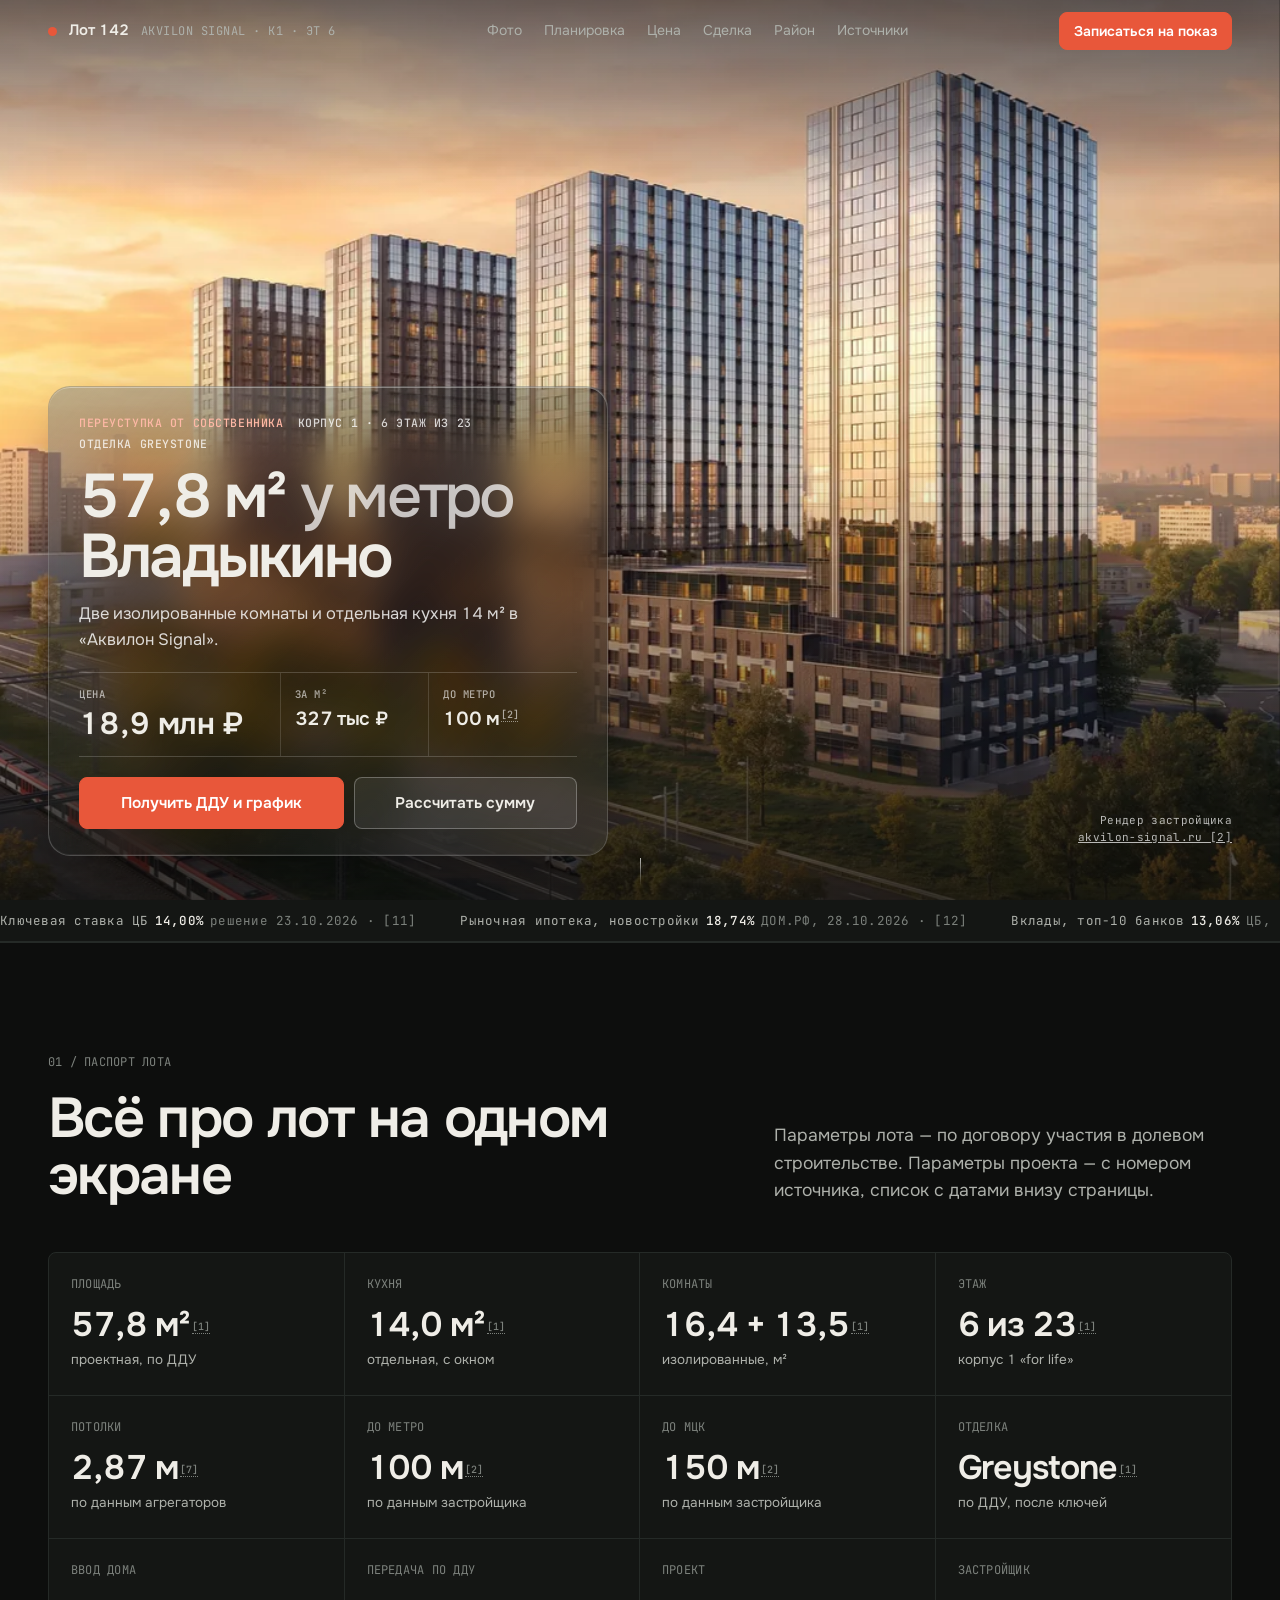
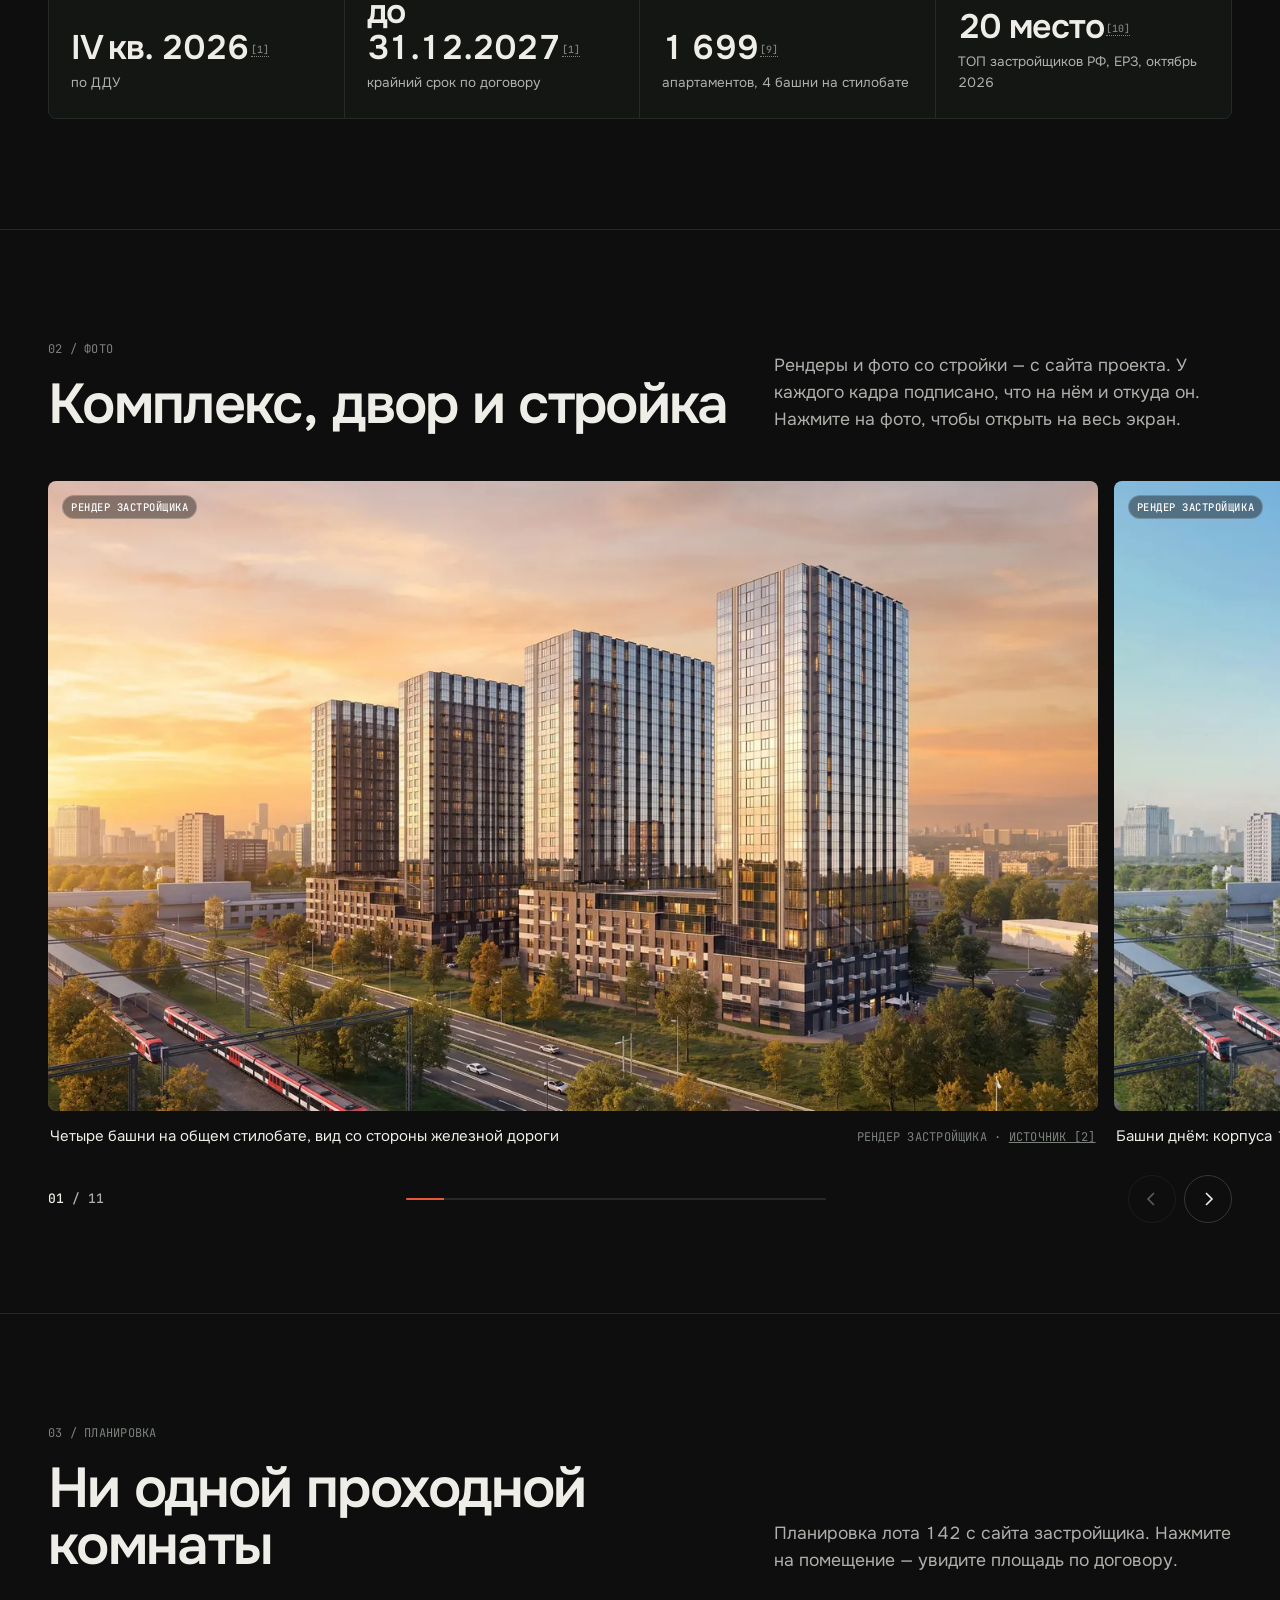
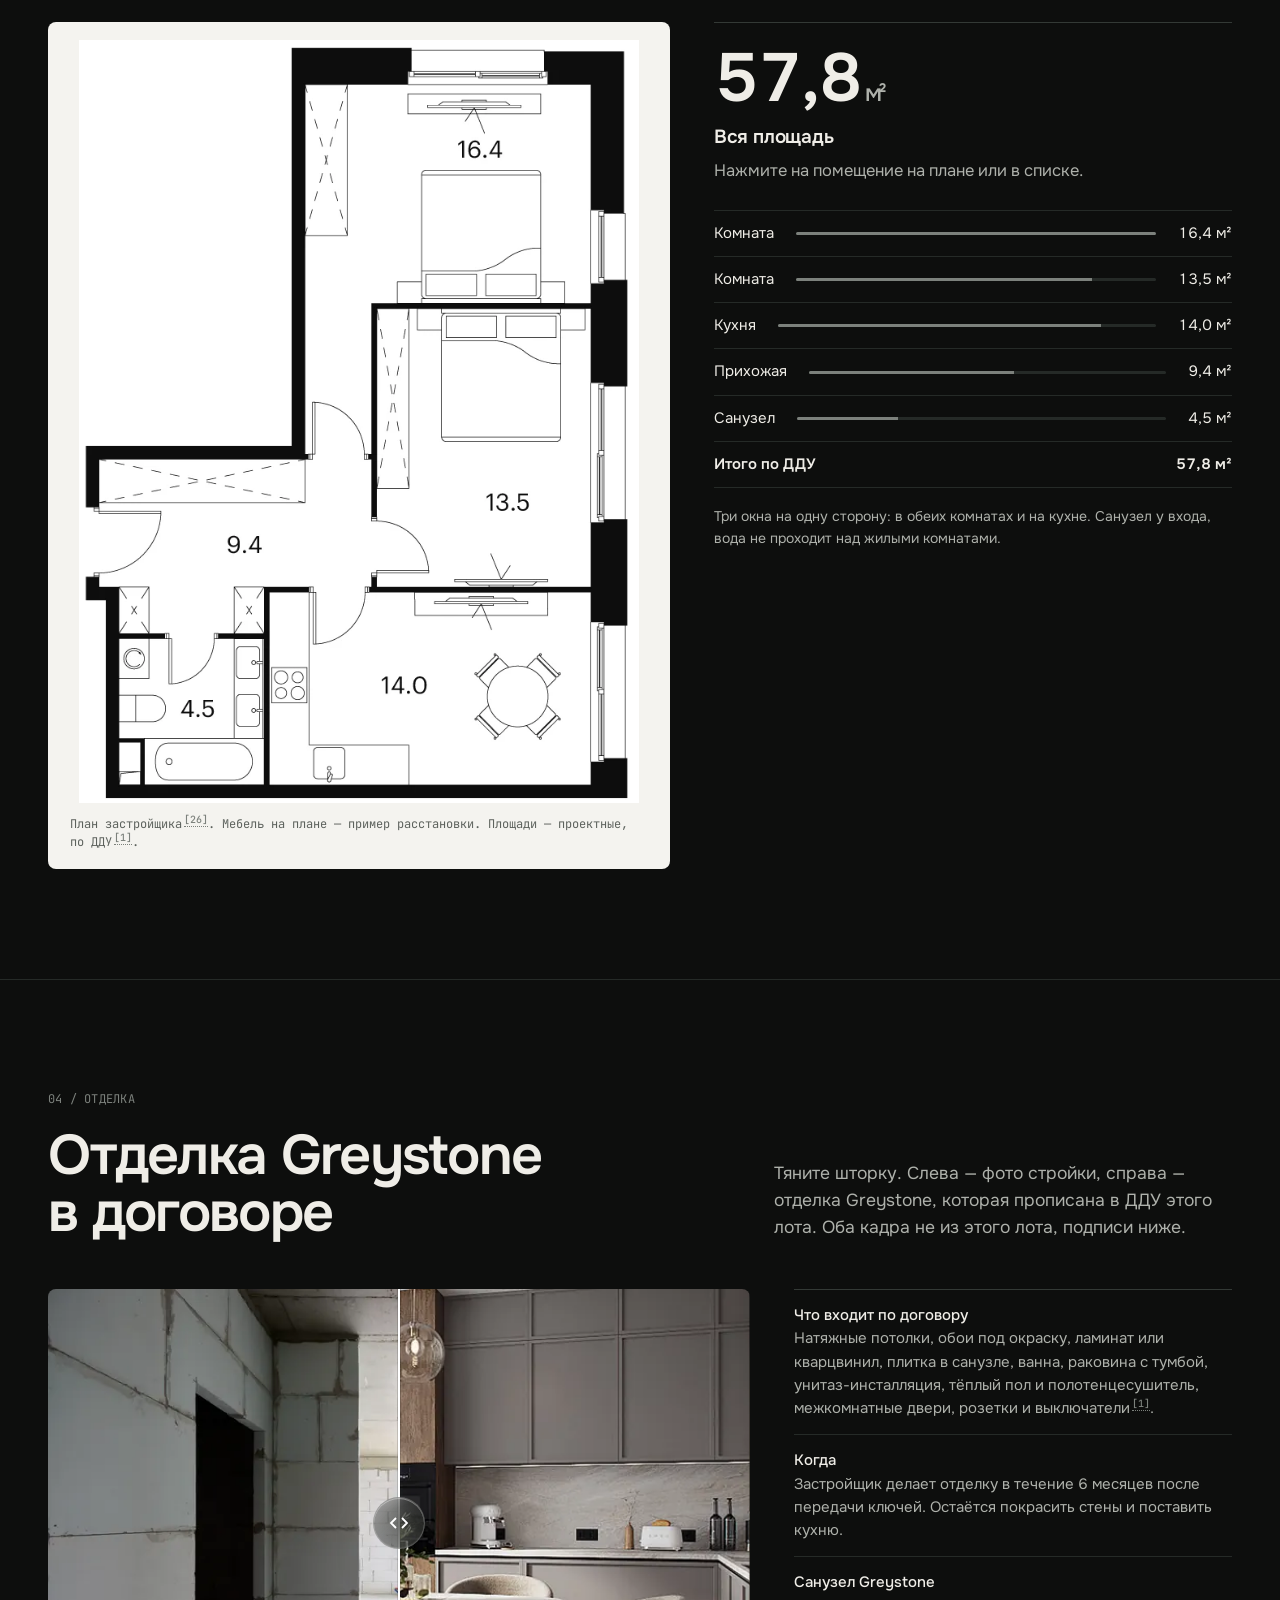
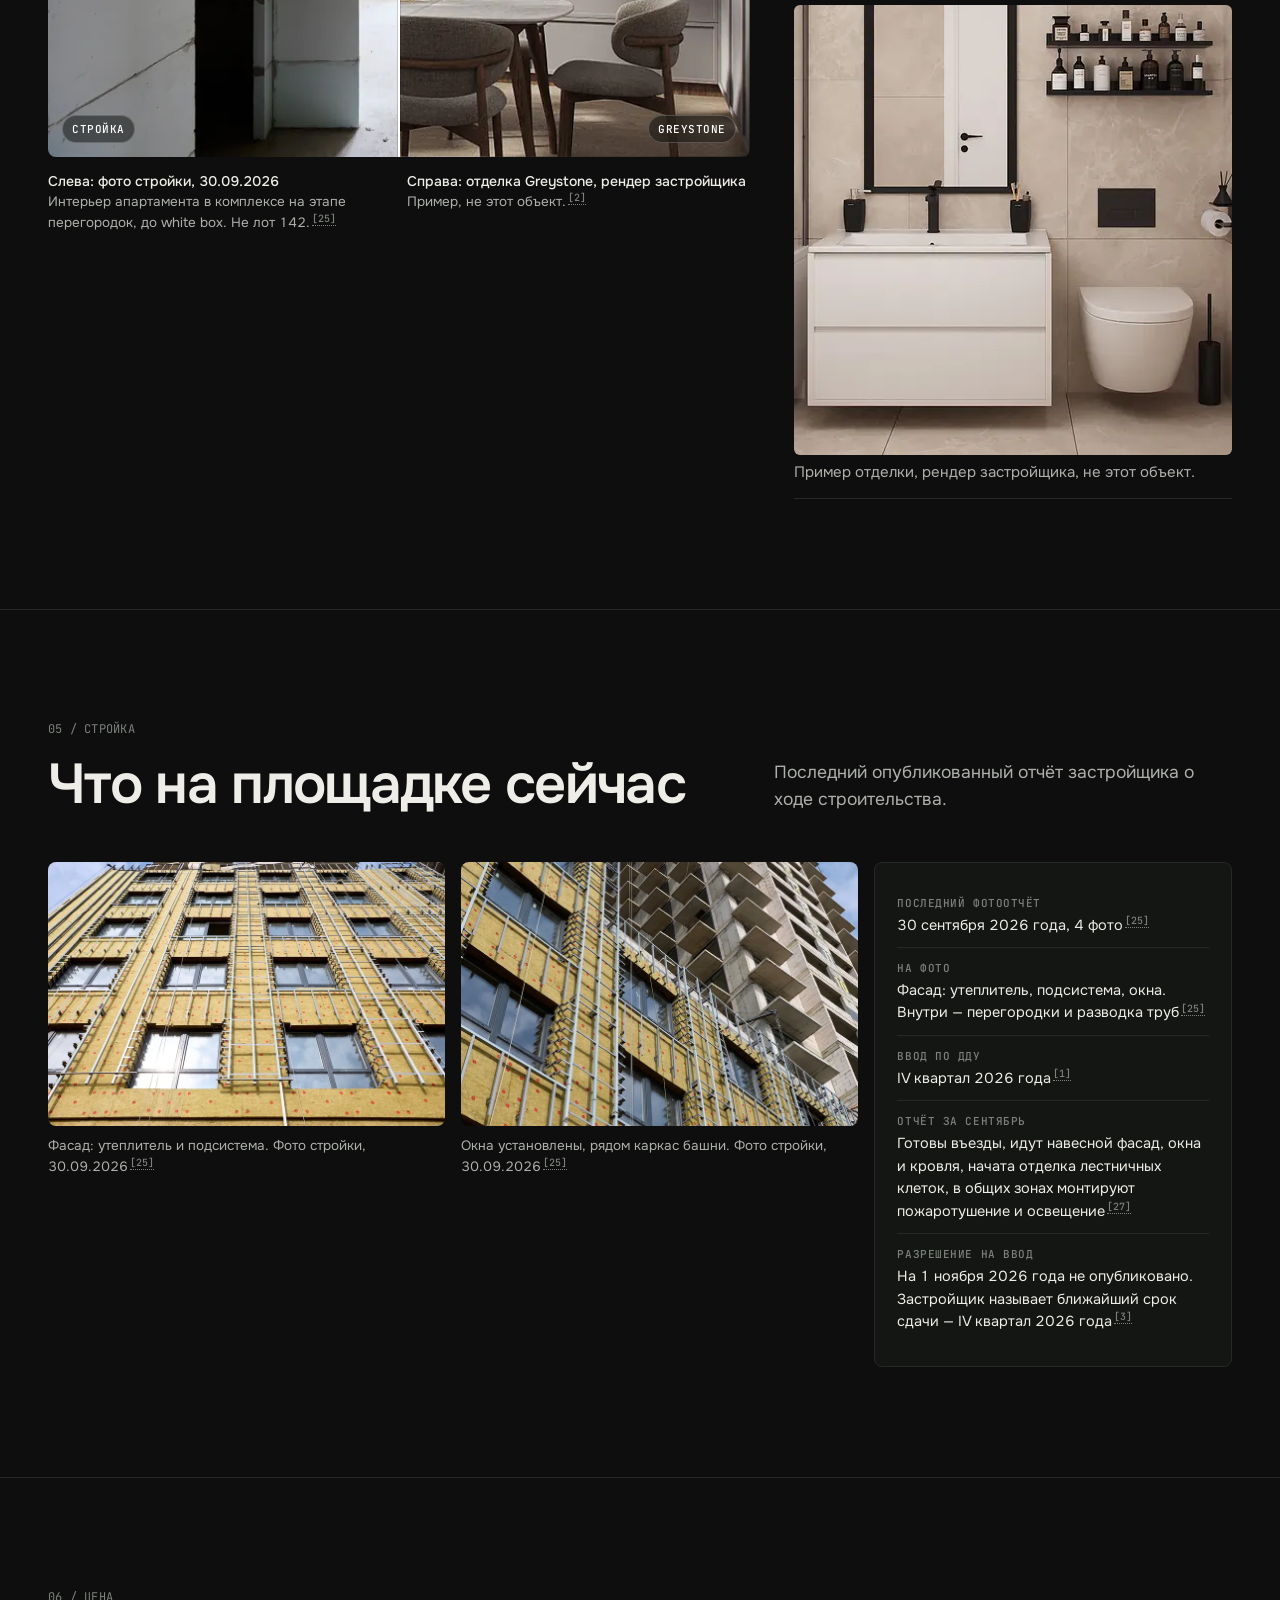
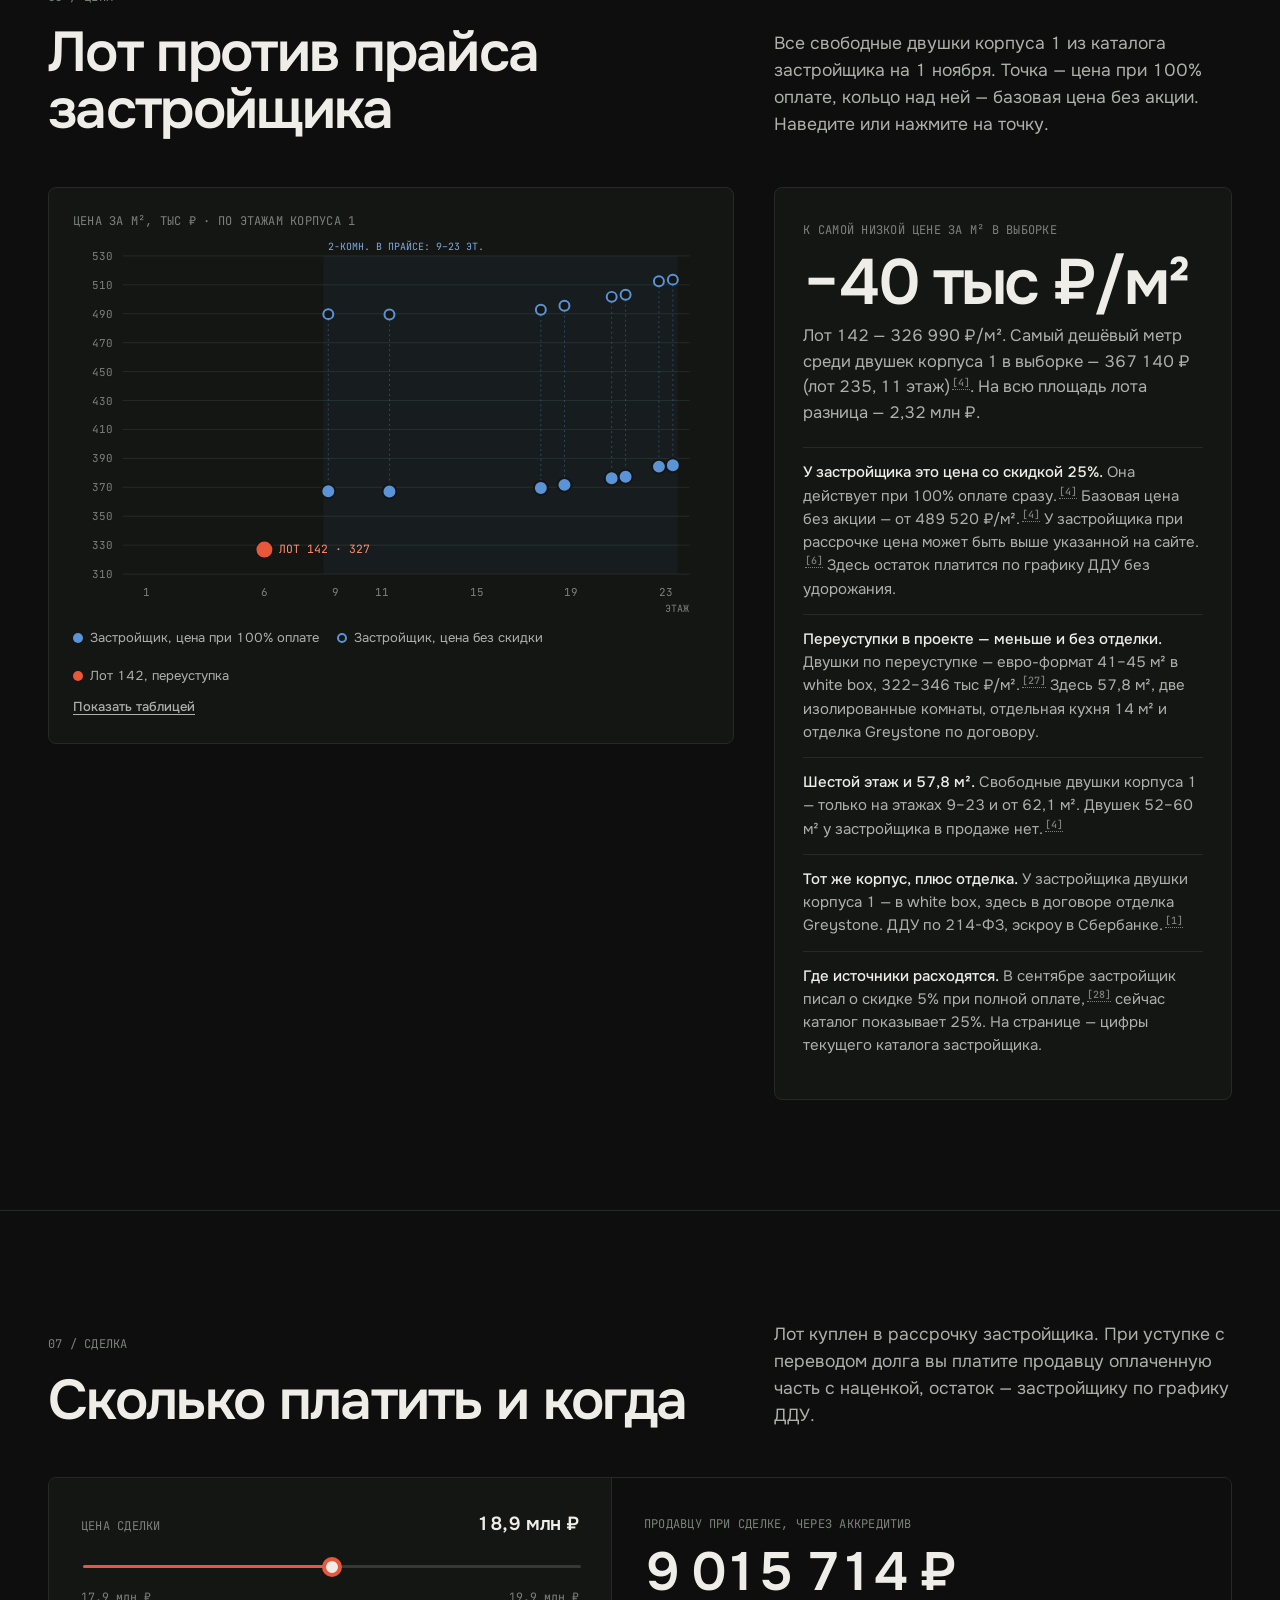
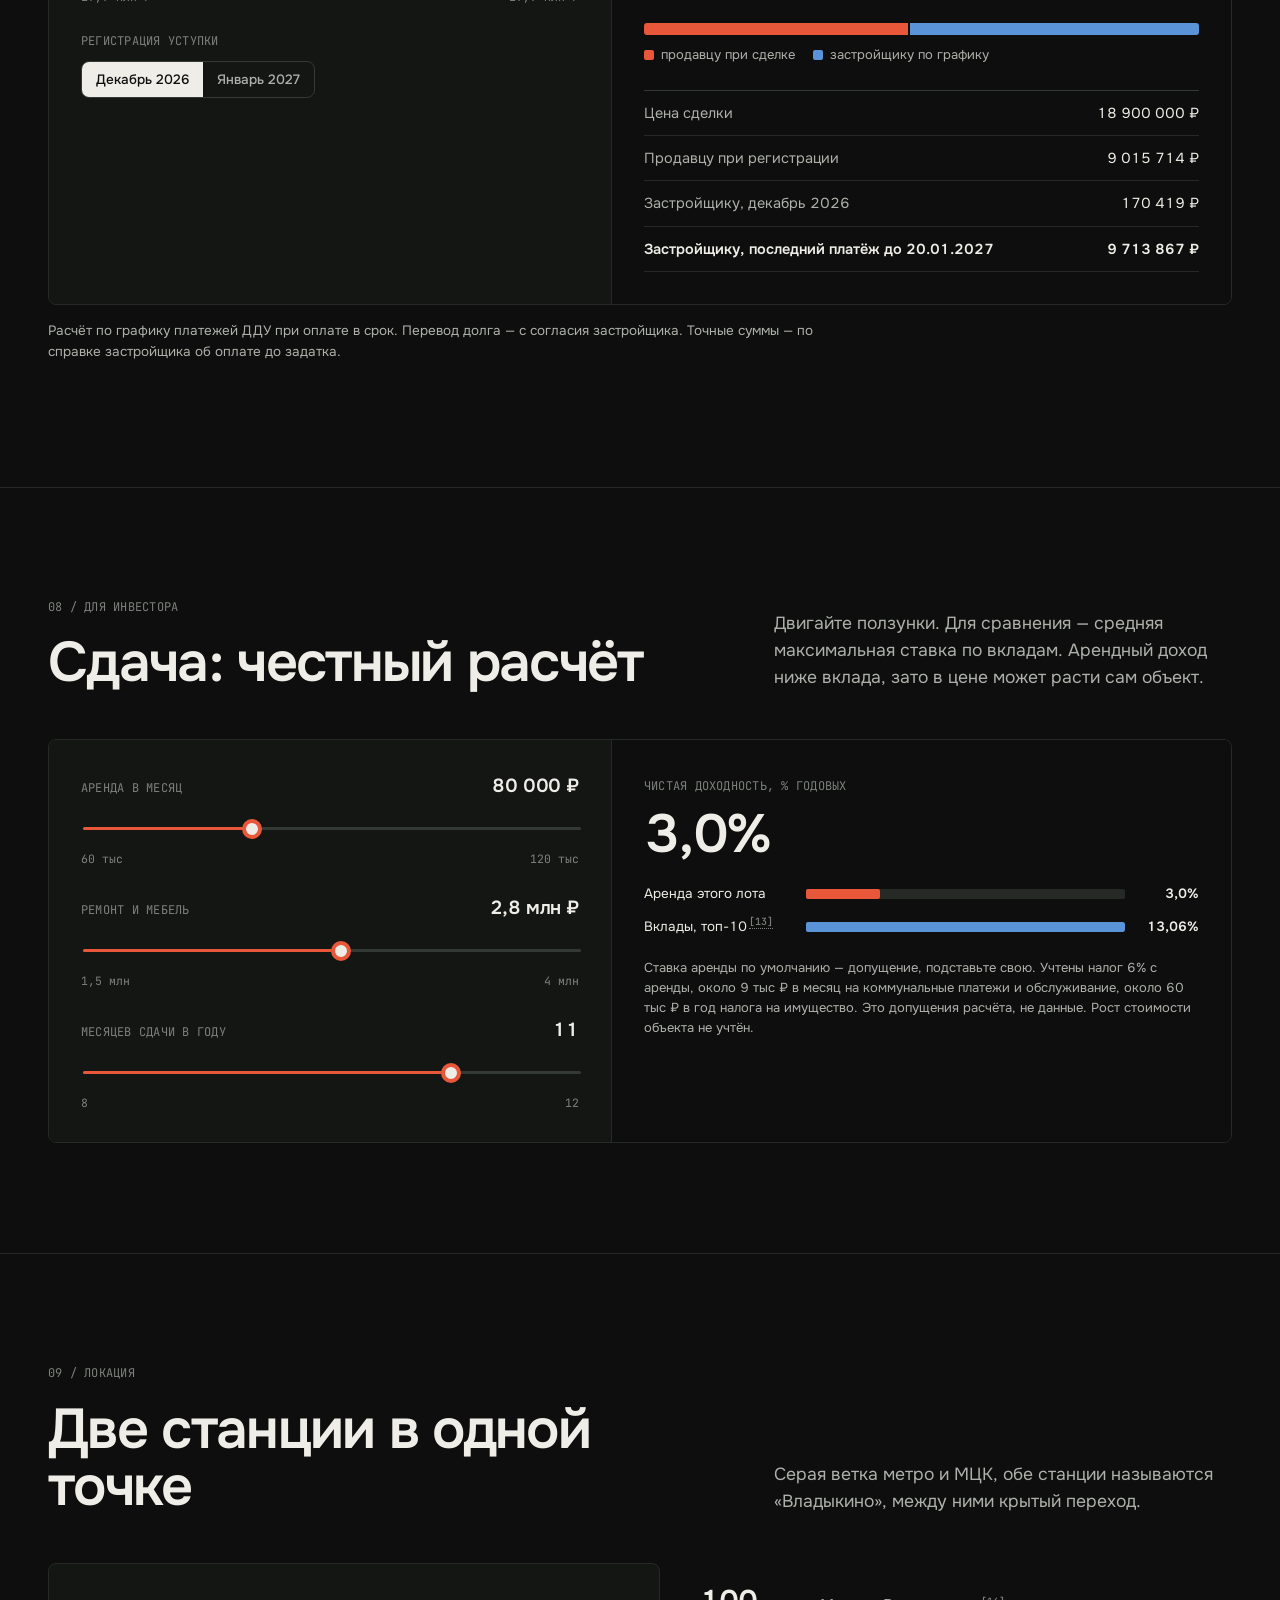
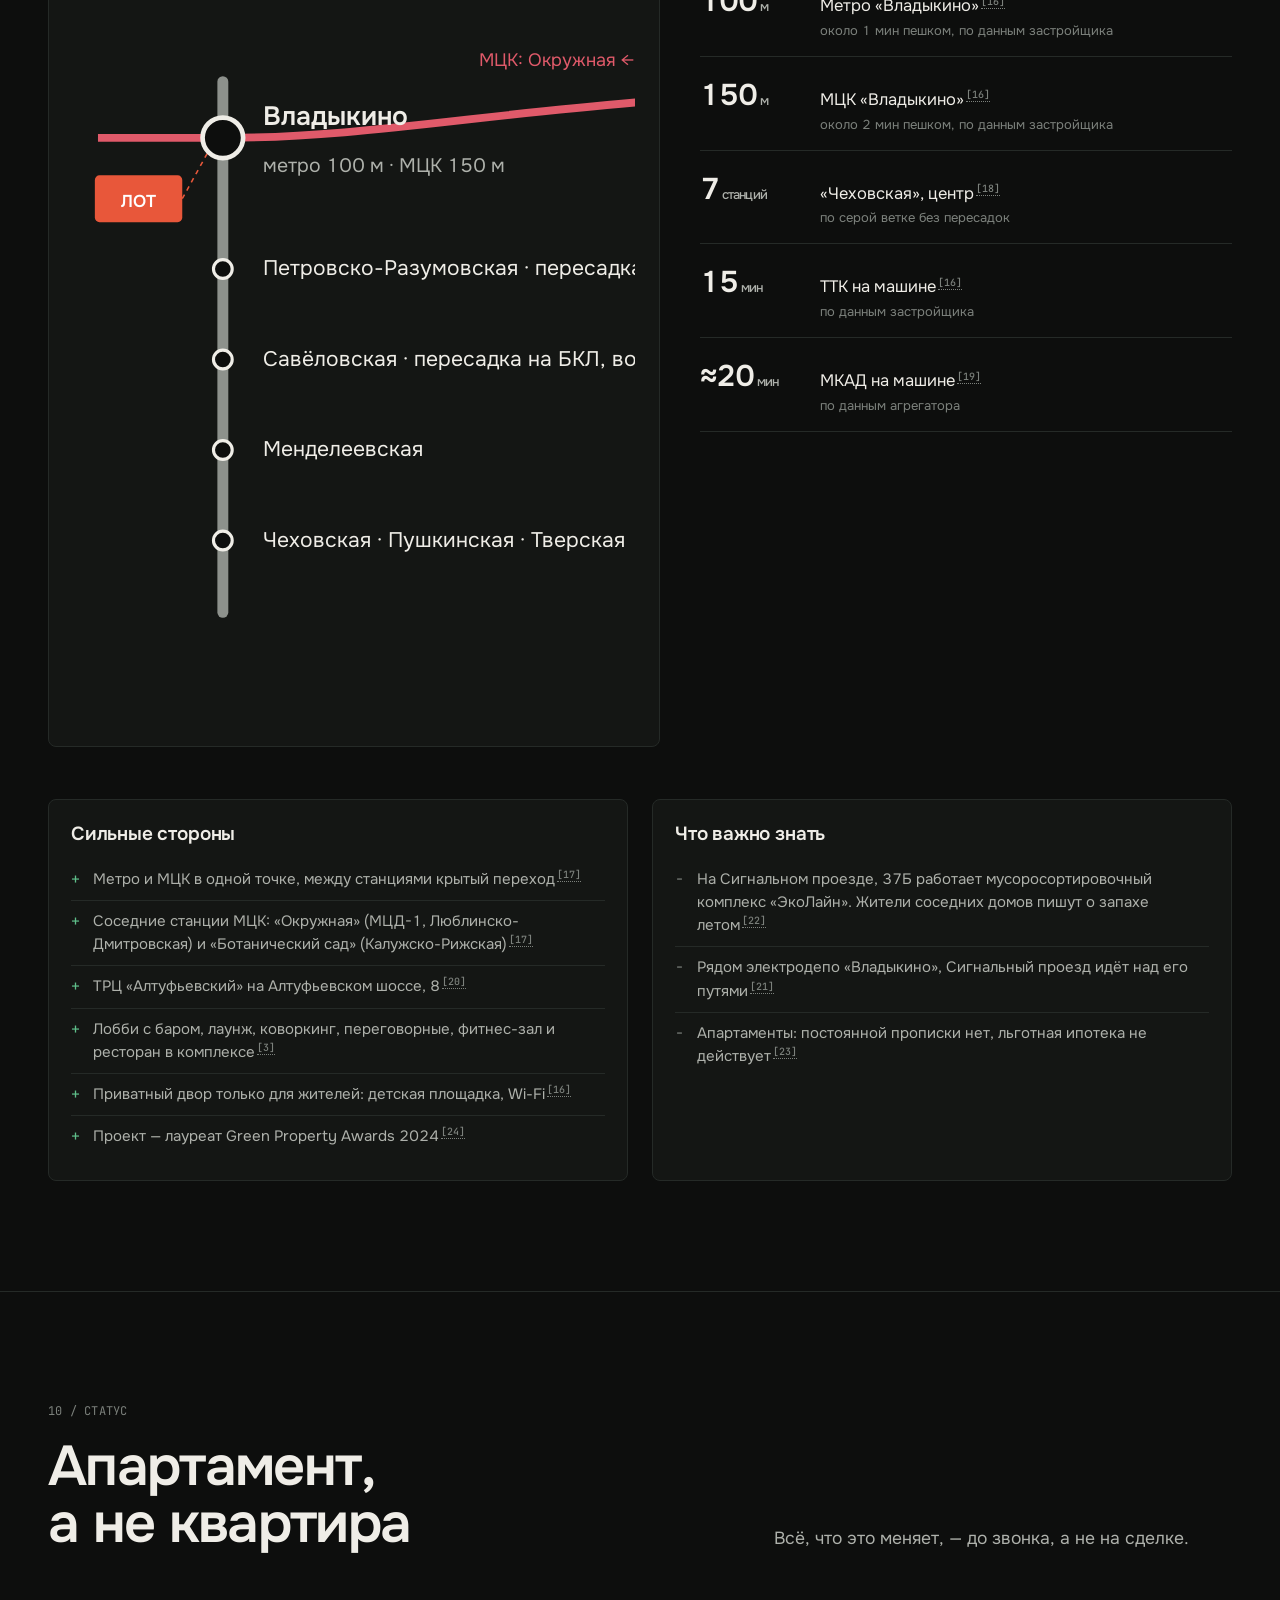
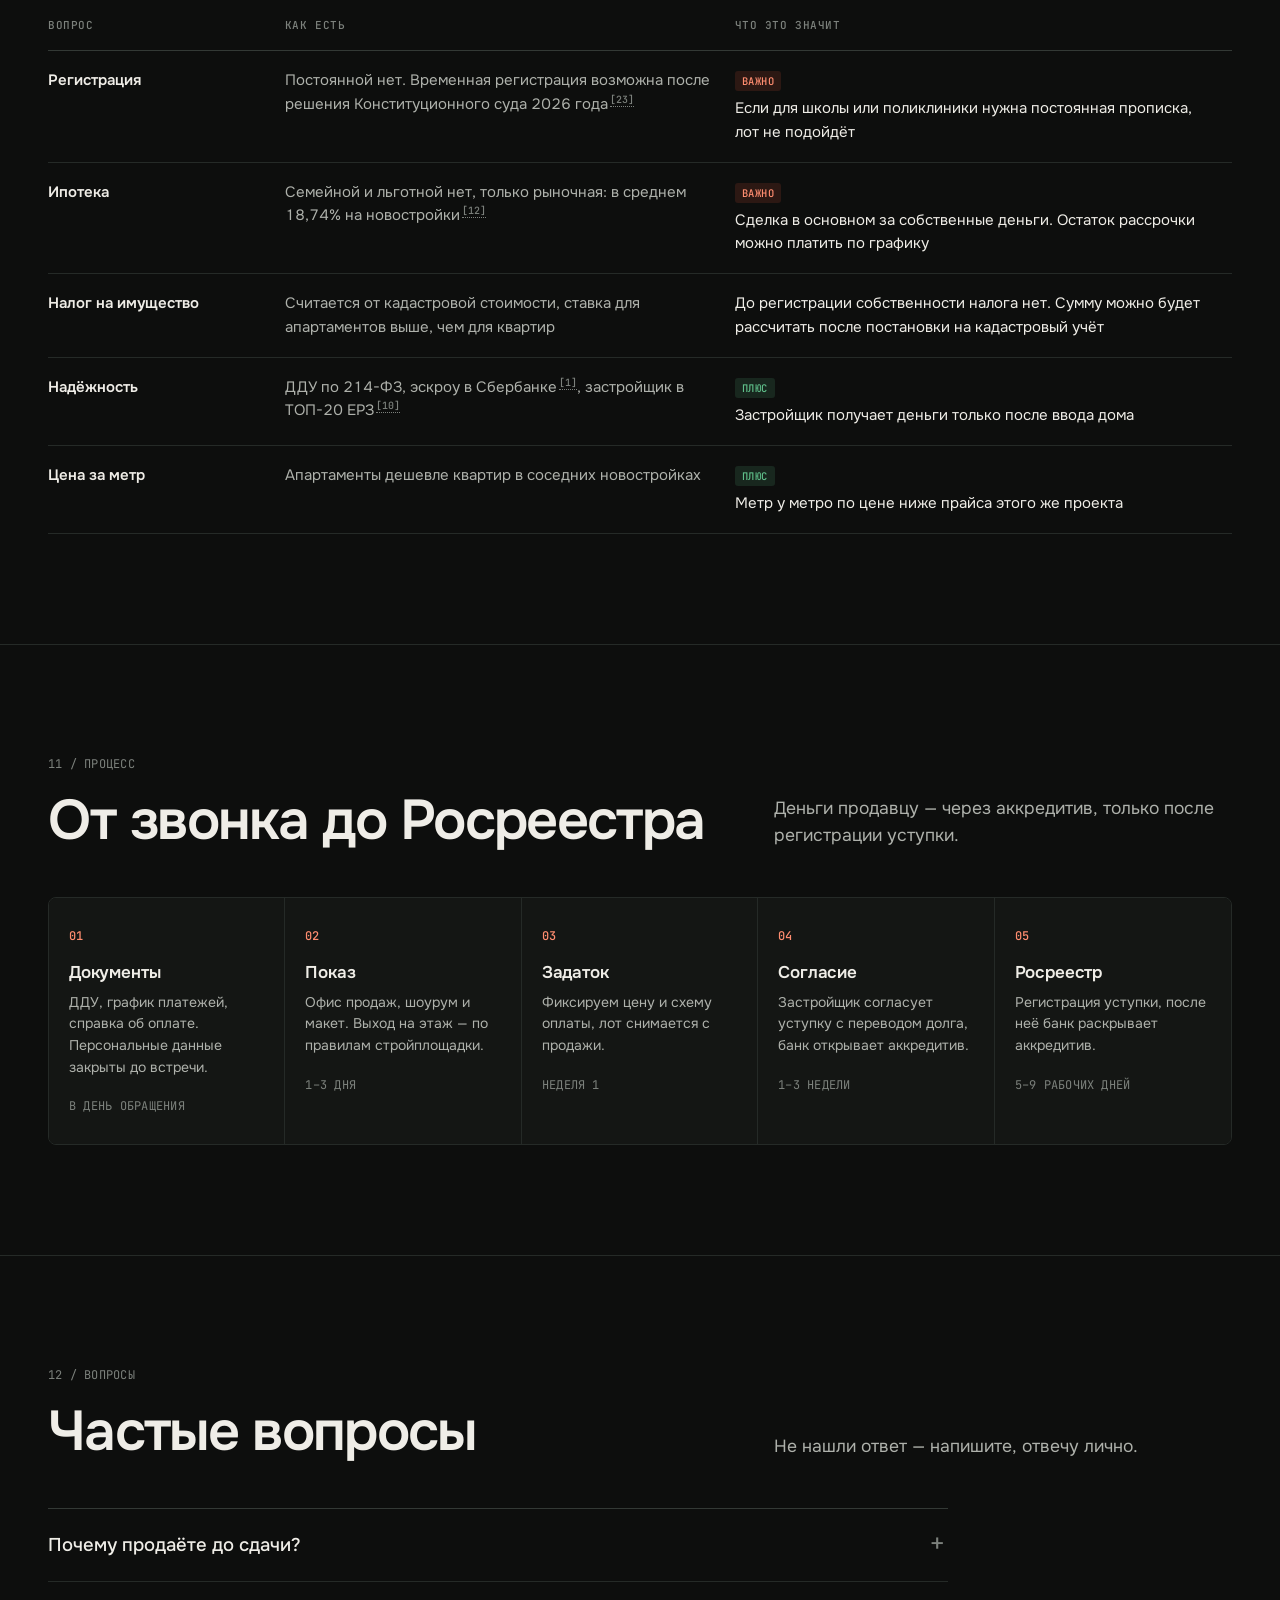
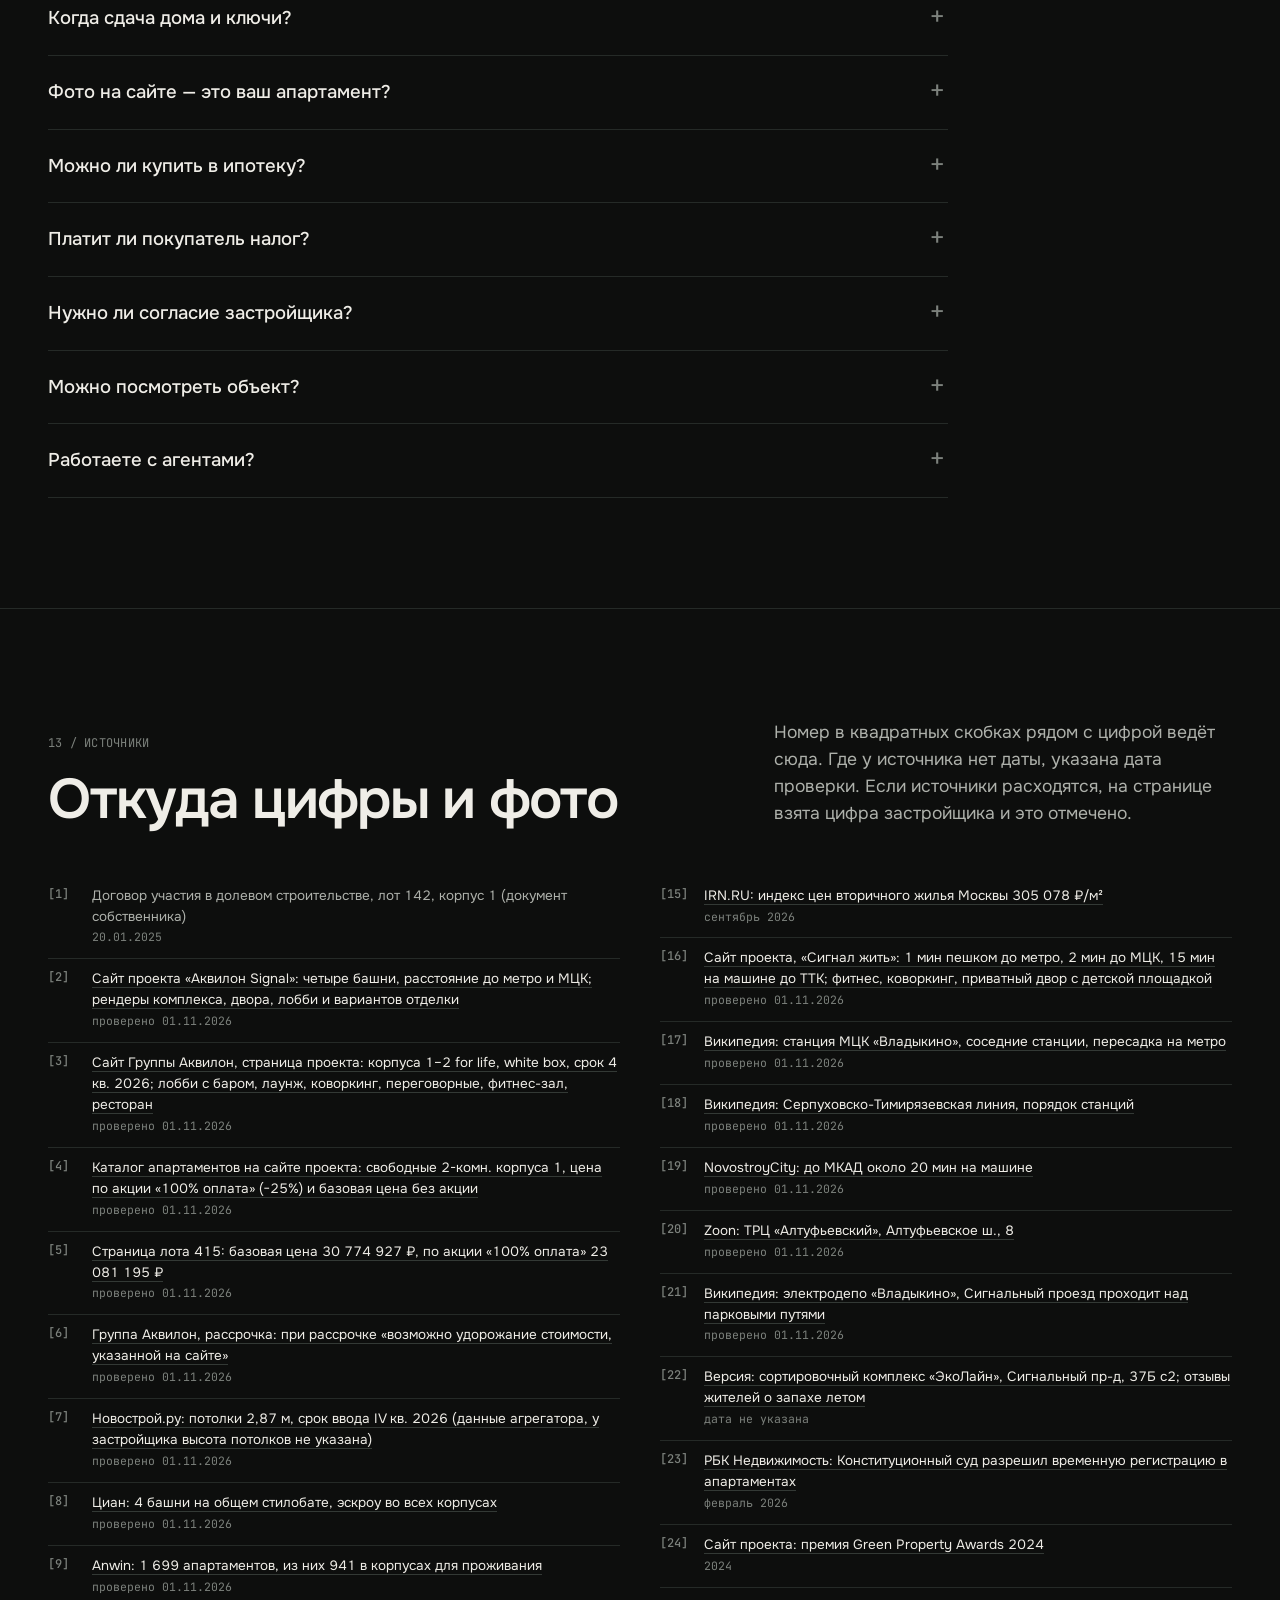
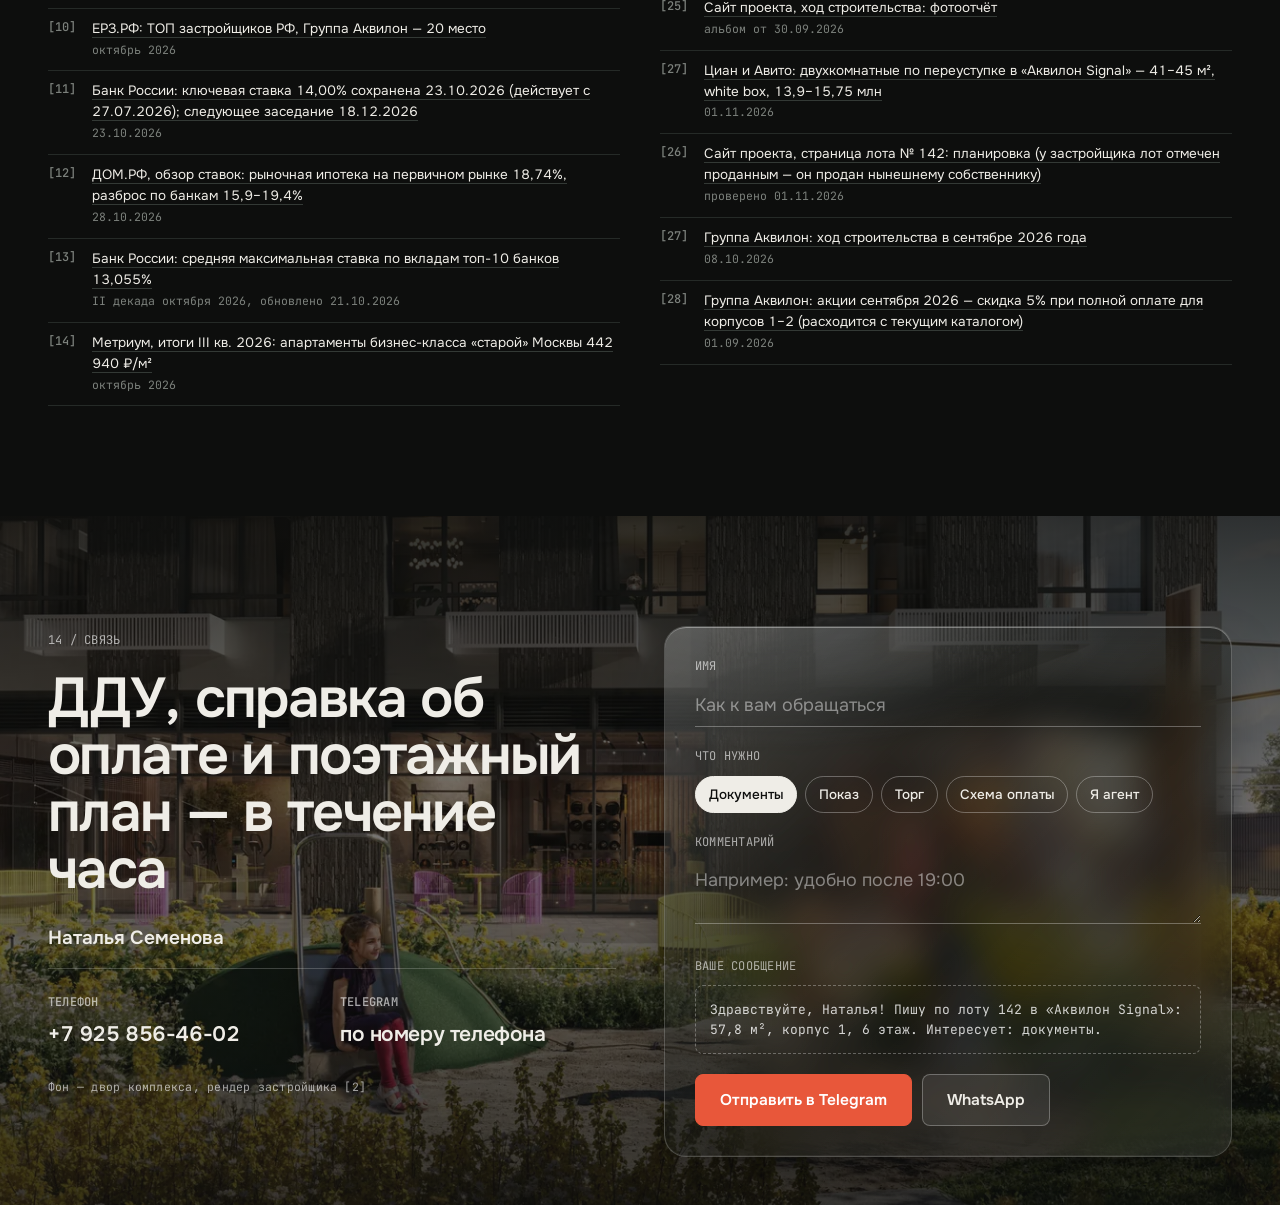
<file: landing/index.html>
<!DOCTYPE html>
<html lang="ru">
<head>
<meta charset="utf-8">
<meta name="viewport" content="width=device-width, initial-scale=1, viewport-fit=cover">
<title>Лот 142 · Аквилон Signal · 57,8 м² у метро Владыкино</title>
<meta name="description" content="Апартамент 57,8 м²: две изолированные комнаты и кухня 14 м², корпус 1, 6 этаж, «Аквилон Signal», 100 м до метро «Владыкино». Переуступка от собственника.">
<meta property="og:title" content="Лот 142 · Аквилон Signal · 57,8 м² у метро Владыкино">
<meta property="og:description" content="Две комнаты и кухня 14 м², 6 этаж, корпус 1. Переуступка от собственника, метр ниже прайса застройщика.">
<meta property="og:image" content="img/hero-towers-sunset-1400.webp">
<link rel="icon" href="data:image/svg+xml,%3Csvg xmlns=%27http://www.w3.org/2000/svg%27 viewBox=%270 0 32 32%27%3E%3Crect width=%2732%27 height=%2732%27 rx=%276%27 fill=%27%2323272B%27/%3E%3Crect x=%275%27 y=%2710%27 width=%275%27 height=%2716%27 fill=%27%23fff%27/%3E%3Crect x=%2712%27 y=%276%27 width=%275%27 height=%2720%27 fill=%27%23fff%27/%3E%3Crect x=%2719%27 y=%279%27 width=%275%27 height=%2717%27 fill=%27%23fff%27/%3E%3Crect x=%275%27 y=%2720%27 width=%275%27 height=%273%27 fill=%27%23F5921E%27/%3E%3C/svg%3E">
<meta name="theme-color" content="#0d0e0d">
<link rel="preload" as="image" href="img/hero-towers-sunset-800.webp" imagesrcset="img/hero-towers-sunset-800.webp 800w, img/hero-towers-sunset-1400.webp 1400w, img/hero-towers-sunset-2400.webp 2400w" imagesizes="100vw">
<link rel="preconnect" href="https://fonts.googleapis.com">
<link rel="preconnect" href="https://fonts.gstatic.com" crossorigin>
<link href="https://fonts.googleapis.com/css2?family=Onest:wght@400;500;600;700&family=JetBrains+Mono:wght@400;500&display=swap" rel="stylesheet">
<style>
:root{
  --bg:#0d0e0d; --s1:#141614; --s2:#1a1d1b; --line:#252a27; --line-2:#333935;
  --ink:#efede7; --ink-2:#aeb1ab; --ink-3:#7c817c;
  --acc:#e8573a; --acc-ink:#ff8d70; --dev:#5b93d9; --ok:#5fbf8a;
  --sans:"Onest",system-ui,-apple-system,"Segoe UI",sans-serif;
  --mono:"JetBrains Mono",ui-monospace,SFMono-Regular,Menlo,monospace;
  --wrap:1240px; --r:8px;
  --glass-bg:rgba(22,24,23,.38); --glass-line:rgba(255,255,255,.22);
  color-scheme:dark;
}
*{box-sizing:border-box}
html{scroll-behavior:smooth;-webkit-text-size-adjust:100%;background:var(--bg)}
body{margin:0;color:var(--ink);background:var(--bg);font:400 16.5px/1.55 var(--sans);font-feature-settings:"tnum" 1,"lnum" 1;overflow-x:hidden}
img{display:block;max-width:100%}
a{color:inherit}
svg{display:block;max-width:100%}
.wrap{max-width:var(--wrap);margin:0 auto;padding:0 28px}
h1,h2,h3{margin:0;font-weight:600;letter-spacing:-.03em}
h2{font-size:clamp(30px,4.4vw,56px);line-height:1.02}
h3{font-size:19px;letter-spacing:-.01em;line-height:1.3}
p{margin:0 0 1em}
.mono{font-family:var(--mono);font-size:12px;letter-spacing:.02em;text-transform:uppercase;color:var(--ink-3)}
.muted{color:var(--ink-2)}
sup.src{font:500 10px var(--mono);margin-left:2px;vertical-align:super;line-height:0}
sup.src a{color:var(--ink-3);text-decoration:none;border-bottom:1px dotted var(--ink-3)}
sup.src a:hover{color:var(--acc-ink);border-color:var(--acc-ink)}
:focus-visible{outline:2px solid var(--acc);outline-offset:3px}
.btn{display:inline-flex;align-items:center;justify-content:center;gap:10px;height:52px;padding:0 24px;border-radius:var(--r);font:600 15.5px var(--sans);text-decoration:none;cursor:pointer;border:1px solid var(--line-2);background:transparent;color:var(--ink);transition:background .2s,border-color .2s,color .2s,transform .2s}
.btn:hover{border-color:var(--ink)}
.btn:active{transform:scale(.98)}
.btn-acc{background:var(--acc);border-color:var(--acc);color:#fff}
.btn-acc:hover{background:#ff6a4b;border-color:#ff6a4b}
.btn-glass{background:rgba(255,255,255,.08);border-color:rgba(255,255,255,.28)}
.btn-glass:hover{background:rgba(255,255,255,.16);border-color:rgba(255,255,255,.5)}

/* ---------- liquid glass ---------- */
.glass{position:relative;isolation:isolate;border-radius:22px;background:var(--glass-bg);
  -webkit-backdrop-filter:blur(22px) saturate(170%);backdrop-filter:blur(22px) saturate(170%);
  border:1px solid var(--glass-line);
  box-shadow:inset 0 1px 0 rgba(255,255,255,.35),inset 0 -1px 0 rgba(255,255,255,.06),0 24px 60px -20px rgba(0,0,0,.6)}
.glass:before{content:"";position:absolute;inset:0;border-radius:inherit;pointer-events:none;z-index:-1;
  background:linear-gradient(135deg,rgba(255,255,255,.20) 0%,rgba(255,255,255,.04) 32%,rgba(255,255,255,0) 55%,rgba(255,255,255,.07) 100%)}
.glass:after{content:"";position:absolute;inset:0;border-radius:inherit;pointer-events:none;
  background:radial-gradient(120% 60% at 18% -10%,rgba(255,255,255,.22),transparent 55%);mix-blend-mode:screen;opacity:.7}
.refract .glass.lens{-webkit-backdrop-filter:url(#lg) blur(18px) saturate(170%);backdrop-filter:url(#lg) blur(18px) saturate(170%)}
@supports not ((backdrop-filter:blur(1px)) or (-webkit-backdrop-filter:blur(1px))){
  .glass{background:rgba(20,22,21,.86)}
}

/* ---------- header ---------- */
.top{position:fixed;top:0;left:0;right:0;z-index:50;transition:background .3s,border-color .3s;border-bottom:1px solid transparent}
.top.solid{background:rgba(13,14,13,.72);-webkit-backdrop-filter:blur(16px) saturate(160%);backdrop-filter:blur(16px) saturate(160%);border-bottom-color:var(--line)}
.top .wrap{display:flex;align-items:center;justify-content:space-between;height:62px;gap:18px}
.brand{display:flex;align-items:center;gap:12px;text-decoration:none;font-weight:600;font-size:15px;white-space:nowrap}
.brand .dot{width:9px;height:9px;border-radius:50%;background:var(--acc)}
.brand small{font:400 12px var(--mono);color:var(--ink-2);letter-spacing:.04em}
.nav{display:flex;gap:22px;font-size:14px}
.nav a{text-decoration:none;color:var(--ink-2)}
.nav a:hover,.nav a.on{color:var(--ink)}
.top .btn{height:38px;padding:0 14px;font-size:14px}
.progress{position:absolute;left:0;bottom:-1px;height:1px;background:var(--acc);width:0}

/* ---------- hero ---------- */
.hero{position:relative;height:100vh;height:100svh;min-height:640px;overflow:hidden;border:0;padding:0}
.hero-media{position:absolute;inset:-6% 0 0 0;will-change:transform}
.hero-media img{width:100%;height:100%;object-fit:cover;object-position:62% 50%}
.hero:after{content:"";position:absolute;inset:0;pointer-events:none;
  background:linear-gradient(180deg,rgba(13,14,13,.55) 0%,rgba(13,14,13,0) 22%,rgba(13,14,13,0) 52%,rgba(13,14,13,.78) 100%)}
.hero-in{position:absolute;left:0;right:0;bottom:0;z-index:2;padding-bottom:44px}
.hero-in .wrap{display:flex;justify-content:space-between;align-items:flex-end;gap:28px}
.hero-card{width:min(560px,100%);padding:28px 30px 26px}
.hero-card .eyebrow{display:flex;flex-wrap:wrap;gap:6px 14px;margin-bottom:16px}
.hero-card .eyebrow span{font:500 11.5px var(--mono);letter-spacing:.05em;text-transform:uppercase;color:rgba(255,255,255,.78)}
.hero-card .eyebrow span:first-child{color:#ffb39f}
.hero h1{font-size:clamp(36px,4.8vw,62px);line-height:.98;letter-spacing:-.045em}
.hero h1 .thin{font-weight:500;color:rgba(255,255,255,.72)}
.hero .sub{margin:14px 0 20px;color:rgba(255,255,255,.82);font-size:16.5px;max-width:460px}
.kpis{display:grid;grid-template-columns:1.35fr 1fr 1fr;border-top:1px solid rgba(255,255,255,.18);border-bottom:1px solid rgba(255,255,255,.18);margin-bottom:20px}
.kpis > div{padding:14px 12px 14px 0}
.kpis > div + div{padding-left:14px;border-left:1px solid rgba(255,255,255,.14)}
.kpis .k{display:block;font:500 10.5px var(--mono);letter-spacing:.05em;text-transform:uppercase;color:rgba(255,255,255,.62);margin-bottom:6px}
.kpis .v{font-size:19px;font-weight:600;letter-spacing:-.02em;line-height:1.1;white-space:nowrap}
.kpis .v.big{font-size:clamp(24px,2.4vw,31px)}
.kpis sup.src a{color:rgba(255,255,255,.6);border-color:rgba(255,255,255,.5)}
.hero .ctas{display:flex;gap:10px;flex-wrap:wrap}
.hero .ctas .btn{flex:1 1 auto}
.credit{font:400 11px var(--mono);letter-spacing:.03em;color:rgba(255,255,255,.7);text-align:right;max-width:240px;line-height:1.5}
.credit a{color:inherit}
.scrollhint{position:absolute;left:50%;bottom:14px;width:1px;height:28px;background:linear-gradient(rgba(255,255,255,.7),transparent);z-index:2;animation:hint 2.4s ease-in-out infinite}
@keyframes hint{0%,100%{transform:translateY(0);opacity:.3}50%{transform:translateY(6px);opacity:1}}

/* ---------- ticker ---------- */
.ticker{border-bottom:1px solid var(--line);overflow:hidden;white-space:nowrap;background:var(--s1)}
.ticker-in{display:inline-flex;gap:44px;padding:12px 0;animation:tick 80s linear infinite}
.ticker:hover .ticker-in{animation-play-state:paused}
@keyframes tick{to{transform:translateX(-50%)}}
.tk{font:400 12.5px var(--mono);color:var(--ink-2);letter-spacing:.02em}
.tk b{color:var(--ink);font-weight:500;margin:0 6px}
.tk i{font-style:normal;color:var(--ink-3)}

section{padding:110px 0;border-top:1px solid var(--line);position:relative}
.sh{display:grid;grid-template-columns:minmax(0,1.2fr) minmax(0,.8fr);gap:40px;align-items:end;margin-bottom:48px}
.sh .idx{display:block;margin-bottom:18px}
.sh p{color:var(--ink-2);font-size:17.5px;margin:0;max-width:460px}

/* ---------- spec ---------- */
.spec{display:grid;grid-template-columns:repeat(4,1fr);border:1px solid var(--line);border-radius:var(--r);overflow:hidden;background:var(--s1)}
.spec > div{padding:22px 22px 24px;border-right:1px solid var(--line);border-bottom:1px solid var(--line);min-height:138px;display:flex;flex-direction:column;justify-content:space-between;gap:14px}
.spec > div:nth-child(4n){border-right:0}
.spec > div:nth-last-child(-n+4){border-bottom:0}
.spec b{font-size:clamp(24px,2.7vw,34px);font-weight:600;letter-spacing:-.03em;line-height:1.05}
.spec .d{font-size:13.5px;color:var(--ink-2);margin-top:6px;display:block}

/* ---------- gallery ---------- */
.gal-sec{padding-bottom:90px}
.gal{position:relative}
.gal-track{display:flex;gap:16px;overflow-x:auto;scroll-snap-type:x mandatory;scrollbar-width:none;padding:0 max(28px,calc((100vw - var(--wrap))/2 + 28px));scroll-padding:0 max(28px,calc((100vw - var(--wrap))/2 + 28px));overscroll-behavior-x:contain}
.gal-track::-webkit-scrollbar{display:none}
.slide{flex:0 0 min(1100px,82vw);scroll-snap-align:start;margin:0;position:relative}
.slide button{all:unset;display:block;width:100%;cursor:zoom-in;border-radius:var(--r);overflow:hidden;position:relative}
.slide button:focus-visible{outline:2px solid var(--acc);outline-offset:3px}
.slide img{width:100%;height:min(70vh,640px);object-fit:cover;background:var(--s2);transition:transform 1.2s cubic-bezier(.2,.7,.2,1)}
.slide button:hover img{transform:scale(1.03)}
.slide figcaption{display:flex;justify-content:space-between;gap:16px;align-items:baseline;padding:14px 2px 0;font-size:15px}
.slide figcaption .mono{white-space:nowrap}
.kind{display:inline-block;font:500 10.5px var(--mono);letter-spacing:.05em;text-transform:uppercase;padding:4px 8px;border-radius:999px;position:absolute;left:14px;top:14px;color:#fff;background:rgba(13,14,13,.42);-webkit-backdrop-filter:blur(10px);backdrop-filter:blur(10px);border:1px solid rgba(255,255,255,.22)}
.kind.photo{background:rgba(232,87,58,.55)}
.gal-ctl{display:flex;align-items:center;justify-content:space-between;gap:16px;margin-top:26px}
.gal-ctl .count{font:500 13px var(--mono);color:var(--ink-2)}
.gal-ctl .count b{color:var(--ink);font-weight:500}
.arrows{display:flex;gap:8px}
.arr{width:48px;height:48px;border-radius:50%;border:1px solid var(--line-2);background:transparent;color:var(--ink);cursor:pointer;display:grid;place-items:center;transition:border-color .2s,background .2s}
.arr:hover{border-color:var(--ink)}
.arr:disabled{opacity:.35;cursor:default}
.gbar{flex:1;height:2px;background:var(--line);border-radius:2px;overflow:hidden;max-width:420px}
.gbar i{display:block;height:100%;background:var(--acc);width:0;transition:width .3s}

.lb{position:fixed;inset:0;z-index:100;background:#080908;display:none;flex-direction:column}
.lb.open{display:flex}
.lb-stage{flex:1;position:relative;overflow:hidden;touch-action:pan-y}
.lb-stage img{position:absolute;inset:0;margin:auto;max-width:100%;max-height:100%;object-fit:contain;transition:opacity .25s}
.lb-bar{display:flex;justify-content:space-between;align-items:center;gap:16px;padding:14px 20px calc(14px + env(safe-area-inset-bottom));border-top:1px solid var(--line)}
.lb-cap{font-size:14.5px}
#lbCount{white-space:nowrap}
.lb-cap small{display:block;color:var(--ink-3);font:400 12px var(--mono);margin-top:3px}
.lb-close{position:absolute;top:calc(12px + env(safe-area-inset-top));right:12px;z-index:3}
.lb .arr{background:rgba(13,14,13,.6)}
.lb-nav{position:absolute;top:50%;transform:translateY(-50%);z-index:3}
.lb-nav.prev{left:12px}.lb-nav.next{right:12px}

/* ---------- plan ---------- */
.plan-grid{display:grid;grid-template-columns:minmax(0,1.2fr) minmax(0,1fr);gap:44px;align-items:start}
.plan-card{background:#f4f3ef;border-radius:var(--r);padding:18px;position:relative}
.plan-box{position:relative;max-width:560px;margin:0 auto;aspect-ratio:690/940}
.plan-box img{width:100%;height:100%}
.plan-box svg{position:absolute;inset:0;width:100%;height:100%}
.plan-box .zone{fill:rgba(232,87,58,0);stroke:transparent;stroke-width:3;cursor:pointer;transition:fill .25s,stroke .25s}
.plan-box .zone:hover{fill:rgba(232,87,58,.12)}
.plan-box .zone.on{fill:rgba(232,87,58,.2);stroke:#e8573a}
.plan-box .zone:focus-visible{outline:none;stroke:#e8573a;stroke-dasharray:8 6}
.plan-note{font:400 12px/1.5 var(--mono);color:#5d625d;margin:12px 4px 0}
.plan-note a{color:#3b3f3b}
.ri{border-top:1px solid var(--line-2);padding-top:22px}
.ri .area{font-size:68px;font-weight:600;letter-spacing:-.045em;line-height:1}
.ri .area small{font-size:24px;font-weight:500;color:var(--ink-2)}
.ri h3{margin:12px 0 8px}
.rlist{list-style:none;margin:26px 0 0;padding:0;border-top:1px solid var(--line)}
.rlist li{display:flex;justify-content:space-between;align-items:center;gap:12px;padding:0;border-bottom:1px solid var(--line);font-size:15px}
.rlist li button{all:unset;display:flex;justify-content:space-between;align-items:center;gap:12px;width:100%;padding:11px 0;cursor:pointer}
.rlist li button:focus-visible{outline:2px solid var(--acc);outline-offset:2px}
.rlist li .bar{flex:1;height:3px;background:var(--line);margin:0 10px;border-radius:2px;overflow:hidden}
.rlist li .bar i{display:block;height:100%;background:var(--ink-3);transition:background .2s}
.rlist li:hover .bar i,.rlist li.on .bar i{background:var(--acc)}
.rlist li.on{color:var(--acc-ink)}
.rlist li.total{padding:11px 0;font-weight:600}

/* ---------- before/after ---------- */
.ba-grid{display:grid;grid-template-columns:minmax(0,1.6fr) minmax(0,1fr);gap:44px;align-items:start}
.ba{position:relative;aspect-ratio:3/2;border-radius:var(--r);overflow:hidden;background:var(--s2);--x:50%;user-select:none;touch-action:pan-y}
.ba img{position:absolute;inset:0;width:100%;height:100%;object-fit:cover}
.ba .after{clip-path:inset(0 0 0 var(--x))}
.ba .handle{position:absolute;top:0;bottom:0;left:var(--x);width:2px;margin-left:-1px;background:#fff;pointer-events:none;box-shadow:0 0 0 1px rgba(0,0,0,.15)}
.ba .knob{position:absolute;top:50%;left:var(--x);width:52px;height:52px;margin:-26px 0 0 -26px;border-radius:50%;display:grid;place-items:center;pointer-events:none}
.ba .knob svg{width:22px;height:22px}
.ba input{position:absolute;inset:0;width:100%;height:100%;opacity:0;cursor:ew-resize;margin:0;-webkit-appearance:none;appearance:none}
.ba .lab{position:absolute;bottom:14px;font:500 11px var(--mono);letter-spacing:.05em;text-transform:uppercase;padding:6px 9px;border-radius:999px;color:#fff;background:rgba(13,14,13,.5);-webkit-backdrop-filter:blur(10px);backdrop-filter:blur(10px);border:1px solid rgba(255,255,255,.2);pointer-events:none}
.ba .lab.l{left:14px}.ba .lab.r{right:14px}
.ba-cap{display:grid;grid-template-columns:1fr 1fr;gap:16px;margin-top:14px;font-size:13.5px;color:var(--ink-2)}
.ba-cap b{display:block;color:var(--ink);font-weight:500;font-size:14px}
.wb{list-style:none;padding:0;margin:0;border-top:1px solid var(--line-2)}
.wb li{padding:14px 0;border-bottom:1px solid var(--line);font-size:15px;color:var(--ink-2)}
.wb li b{color:var(--ink);font-weight:500;display:block}

/* ---------- construction ---------- */
.build{display:grid;grid-template-columns:minmax(0,1fr) minmax(0,1fr) minmax(0,.9fr);gap:16px}
.build figure{margin:0}
.build img{width:100%;aspect-ratio:3/2;object-fit:cover;border-radius:var(--r);background:var(--s2)}
.build figcaption{font-size:13.5px;color:var(--ink-2);margin-top:10px}
.bstat{border:1px solid var(--line);border-radius:var(--r);background:var(--s1);padding:22px;display:flex;flex-direction:column;gap:2px}
.bstat div{padding:11px 0;border-bottom:1px solid var(--line);font-size:14.5px}
.bstat div:last-child{border-bottom:0}
.bstat span{display:block;font:500 11px var(--mono);text-transform:uppercase;letter-spacing:.05em;color:var(--ink-3);margin-bottom:4px}

/* ---------- chart ---------- */
.chart-wrap{display:grid;grid-template-columns:minmax(0,1.5fr) minmax(0,1fr);gap:40px;align-items:start}
.panel{background:var(--s1);border:1px solid var(--line);border-radius:var(--r);padding:24px}
.chart-panel{position:relative}
#scatter text{font-family:var(--mono)}
.tip{position:absolute;pointer-events:none;background:var(--ink);color:var(--bg);font:500 12.5px/1.45 var(--sans);padding:9px 11px;border-radius:5px;opacity:0;transform:translate(-50%,calc(-100% - 12px));transition:opacity .12s;white-space:nowrap;z-index:5}
.legend{display:flex;gap:18px;flex-wrap:wrap;font-size:13px;color:var(--ink-2);margin-top:12px}
.legend i{display:inline-block;width:10px;height:10px;border-radius:50%;margin-right:7px;vertical-align:-1px}
.legend i.ring{background:transparent!important;border:2px solid var(--dev)}
.table-toggle{background:none;border:0;color:var(--ink-2);font:500 13px var(--sans);text-decoration:underline;text-underline-offset:3px;cursor:pointer;padding:0;margin-top:12px}
.tscroll{overflow-x:auto}
.dtable{width:100%;border-collapse:collapse;font-size:14px;margin-top:14px;display:none}
.dtable.show{display:table}
.dtable th,.dtable td{text-align:left;padding:9px 10px 9px 0;border-bottom:1px solid var(--line);white-space:nowrap}
.dtable th{font:500 11px var(--mono);text-transform:uppercase;letter-spacing:.04em;color:var(--ink-3)}
.dtable tr.me td{color:var(--acc-ink);font-weight:600}
.delta{border:1px solid var(--line);border-radius:var(--r);background:var(--s1);padding:28px}
.delta .num{font-size:clamp(44px,5vw,66px);font-weight:600;letter-spacing:-.045em;line-height:1;margin:10px 0 8px}
.delta ul{list-style:none;padding:0;margin:22px 0 0}
.delta li{padding:13px 0;border-top:1px solid var(--line);font-size:15px;color:var(--ink-2)}
.delta li b{color:var(--ink);font-weight:500}

/* ---------- calculators ---------- */
.calc{display:grid;grid-template-columns:minmax(0,1fr) minmax(0,1.1fr);border:1px solid var(--line);border-radius:var(--r);overflow:hidden}
.calc-in{padding:32px;background:var(--s1);border-right:1px solid var(--line)}
.calc-out{padding:32px;background:var(--bg)}
.seg{display:inline-flex;border:1px solid var(--line-2);border-radius:var(--r);overflow:hidden;flex-wrap:wrap}
.seg button{font:500 13.5px var(--sans);padding:9px 14px;border:0;background:transparent;color:var(--ink-2);cursor:pointer;white-space:nowrap}
.seg button[aria-pressed="true"]{background:var(--ink);color:var(--bg)}
.field{margin-bottom:28px}
.field:last-child{margin-bottom:0}
.field .lab{display:flex;justify-content:space-between;align-items:baseline;gap:12px;margin-bottom:10px}
.field output{font-weight:600;font-size:19px;letter-spacing:-.01em}
input[type=range]{-webkit-appearance:none;appearance:none;width:100%;height:30px;background:transparent;cursor:pointer;--p:50%}
input[type=range]::-webkit-slider-runnable-track{height:3px;border-radius:2px;background:linear-gradient(90deg,var(--acc) var(--p),var(--line-2) var(--p))}
input[type=range]::-moz-range-track{height:3px;border-radius:2px;background:var(--line-2)}
input[type=range]::-moz-range-progress{height:3px;background:var(--acc)}
input[type=range]::-webkit-slider-thumb{-webkit-appearance:none;width:20px;height:20px;border-radius:50%;background:var(--ink);border:4px solid var(--acc);margin-top:-8.5px}
input[type=range]::-moz-range-thumb{width:13px;height:13px;border-radius:50%;background:var(--ink);border:4px solid var(--acc)}
.minmax{display:flex;justify-content:space-between;gap:8px;font:400 11.5px var(--mono);color:var(--ink-3)}
.o-big{font-size:clamp(36px,4.2vw,56px);font-weight:600;letter-spacing:-.04em;line-height:1}
.stack{display:flex;height:12px;border-radius:3px;overflow:hidden;margin:24px 0 10px;background:var(--bg);gap:2px}
.stack span{display:block;height:100%;transition:width .5s cubic-bezier(.2,.7,.2,1)}
.stack .a{background:var(--acc)}
.stack .b{background:var(--dev)}
.lg{display:flex;gap:18px;flex-wrap:wrap;font-size:13px;color:var(--ink-2)}
.lg i{display:inline-block;width:10px;height:10px;border-radius:2px;margin-right:7px;vertical-align:-1px}
.sched{margin-top:24px;border-top:1px solid var(--line-2)}
.sched div{display:flex;justify-content:space-between;gap:16px;padding:11px 0;border-bottom:1px solid var(--line);font-size:14.5px}
.sched div span:first-child{color:var(--ink-2)}
.sched div.hl{font-weight:600}
.sched div.hl span:first-child{color:var(--ink)}
.cmpbars{margin-top:22px;display:grid;gap:12px}
.cmpbar{display:grid;grid-template-columns:150px 1fr 62px;gap:12px;align-items:center;font-size:13.5px}
.cmpbar .t{height:10px;background:var(--line);border-radius:2px;overflow:hidden}
.cmpbar .t i{display:block;height:100%;border-radius:0 2px 2px 0;transition:width .5s}
.cmpbar b{font-weight:600;text-align:right}

/* ---------- location ---------- */
.loc{display:grid;grid-template-columns:minmax(0,1.15fr) minmax(0,1fr);gap:40px}
#metro text{font-family:var(--sans)}
.trip{display:grid;grid-template-columns:104px 1fr;gap:16px;align-items:baseline;padding:15px 0;border-bottom:1px solid var(--line)}
.trip b{font-size:30px;font-weight:600;letter-spacing:-.03em}
.trip b small{font-size:13px;color:var(--ink-2);font-weight:500;margin-left:3px}
.trip span small{display:block;color:var(--ink-3);font-size:13px;margin-top:2px}
.pm{display:grid;grid-template-columns:1fr 1fr;gap:24px;margin-top:52px}
.pm > div{border:1px solid var(--line);border-radius:var(--r);padding:22px;background:var(--s1)}
.pm ul{list-style:none;padding:0;margin:12px 0 0}
.pm li{padding:9px 0 9px 22px;position:relative;border-bottom:1px solid var(--line);font-size:15px;color:var(--ink-2)}
.pm li:last-child{border-bottom:0}
.pm li:before{content:"+";position:absolute;left:0;color:var(--ok);font-family:var(--mono)}
.pm .minus li:before{content:"−";color:var(--ink-3)}

.st{width:100%;border-collapse:collapse;font-size:15px}
.st th,.st td{text-align:left;padding:18px 18px 18px 0;border-bottom:1px solid var(--line);vertical-align:top}
.st th{font:500 11px var(--mono);text-transform:uppercase;letter-spacing:.05em;color:var(--ink-3);border-bottom-color:var(--line-2)}
.st td:first-child{font-weight:600;width:20%}
.st td:nth-child(2){width:38%;color:var(--ink-2)}
.tag{display:inline-block;font:500 10.5px var(--mono);text-transform:uppercase;letter-spacing:.05em;padding:3px 7px;border-radius:3px;margin-bottom:6px}
.tag.ok{background:rgba(95,191,138,.14);color:var(--ok)}
.tag.warn{background:rgba(232,87,58,.14);color:var(--acc-ink)}

.steps{display:grid;grid-template-columns:repeat(5,1fr);border:1px solid var(--line);border-radius:var(--r);overflow:hidden}
.step{padding:24px 20px 26px;border-right:1px solid var(--line);background:var(--s1)}
.step:last-child{border-right:0}
.step .n{font:500 12px var(--mono);color:var(--acc-ink)}
.step h3{font-size:17px;margin:14px 0 8px}
.step p{font-size:14px;color:var(--ink-2);margin:0 0 14px}

.faq{max-width:900px;border-top:1px solid var(--line-2)}
.faq details{border-bottom:1px solid var(--line)}
.faq summary{list-style:none;cursor:pointer;padding:22px 44px 22px 0;font-size:18.5px;font-weight:500;position:relative}
.faq summary::-webkit-details-marker{display:none}
.faq summary:after{content:"+";position:absolute;right:4px;top:18px;font:400 24px var(--mono);color:var(--ink-3);transition:transform .25s}
.faq details[open] summary:after{transform:rotate(45deg)}
.faq .a{padding:0 0 24px;color:var(--ink-2);max-width:760px}

.srcs{list-style:none;margin:0;padding:0;columns:2;column-gap:40px}
.srcs li{break-inside:avoid;padding:10px 0;border-bottom:1px solid var(--line);font-size:13.5px;color:var(--ink-2);display:grid;grid-template-columns:38px 1fr;gap:6px}
.srcs li:target{background:rgba(232,87,58,.1)}
.srcs li .i{font:500 12px var(--mono);color:var(--ink-3)}
.srcs a{color:var(--ink);text-decoration:none;border-bottom:1px solid var(--line-2);word-break:break-word}
.srcs a:hover{border-color:var(--acc)}
.srcs .dt{font:400 11.5px var(--mono);color:var(--ink-3)}

/* ---------- contact ---------- */
.contact{position:relative;overflow:hidden;border-top:0}
.contact-bg{position:absolute;inset:0;z-index:0}
.contact-bg img{width:100%;height:100%;object-fit:cover;filter:saturate(.9)}
.contact-bg:after{content:"";position:absolute;inset:0;background:linear-gradient(180deg,rgba(13,14,13,.85),rgba(13,14,13,.55) 40%,rgba(13,14,13,.85))}
.contact .wrap{position:relative;z-index:1}
.c-grid{display:grid;grid-template-columns:minmax(0,1fr) minmax(0,1fr);gap:48px;align-items:start}
.c-grid .glass{padding:30px}
.form .row{margin-bottom:20px}
.form label{display:block;margin-bottom:8px}
.form input,.form textarea{width:100%;background:transparent;border:0;border-bottom:1px solid rgba(255,255,255,.3);color:var(--ink);font:400 18px var(--sans);padding:10px 0;border-radius:0;resize:vertical}
.form input::placeholder,.form textarea::placeholder{color:rgba(255,255,255,.45)}
.form input:focus,.form textarea:focus{outline:0;border-color:var(--acc)}
.chips{display:flex;flex-wrap:wrap;gap:8px}
.chips button{font:500 13.5px var(--sans);padding:9px 13px;border:1px solid rgba(255,255,255,.3);background:transparent;color:var(--ink);border-radius:999px;cursor:pointer}
.chips button[aria-pressed="true"]{background:var(--ink);color:var(--bg);border-color:var(--ink)}
.preview{font:400 13px/1.5 var(--mono);color:rgba(255,255,255,.8);border:1px dashed rgba(255,255,255,.3);border-radius:var(--r);padding:14px;margin-top:8px;white-space:pre-wrap}
.direct{display:grid;grid-template-columns:1fr 1fr;gap:16px;margin-top:36px;padding-top:24px;border-top:1px solid rgba(255,255,255,.2)}
.direct a{text-decoration:none;font-size:21px;font-weight:600;letter-spacing:-.02em}
.direct small{display:block;margin-bottom:6px}
.form .mono,.contact .mono{color:rgba(255,255,255,.62)}
footer{padding:36px 0 110px;font-size:12.5px;color:var(--ink-3);border-top:1px solid var(--line);line-height:1.55}

/* ---------- motion ---------- */
.js .rv{transition:opacity .8s cubic-bezier(.2,.7,.2,1),transform .8s cubic-bezier(.2,.7,.2,1)}
.js .rv:not(.in){opacity:.35;transform:translateY(22px)}
.js .rv.in{opacity:1;transform:none}
.js .hero-card{animation:rise 1s .15s cubic-bezier(.2,.7,.2,1) both}
@keyframes rise{from{opacity:0;transform:translateY(26px)}}
.mbar{display:none}

@media (prefers-reduced-motion:reduce){
  html{scroll-behavior:auto}
  *,*:before,*:after{animation:none!important;transition:none!important}
  .js .rv{opacity:1;transform:none}
  .hero-media{transform:none!important}
}

@media (max-width:1040px){
  .nav{display:none}
  .plan-grid,.chart-wrap,.loc,.c-grid,.sh,.ba-grid{grid-template-columns:1fr}
  .sh{gap:16px}
  .spec{grid-template-columns:repeat(2,1fr)}
  .spec > div:nth-child(4n){border-right:1px solid var(--line)}
  .spec > div:nth-child(2n){border-right:0}
  .spec > div:nth-last-child(-n+4){border-bottom:1px solid var(--line)}
  .spec > div:nth-last-child(-n+2){border-bottom:0}
  .steps{grid-template-columns:1fr 1fr}
  .step{border-bottom:1px solid var(--line)}
  .step:nth-child(2n){border-right:0}
  .calc{grid-template-columns:1fr}
  .calc-in{border-right:0;border-bottom:1px solid var(--line)}
  .srcs{columns:1}
  .build{grid-template-columns:1fr 1fr}
  .build .bstat{grid-column:1/-1}
  .credit{position:absolute;right:28px;bottom:calc(100% + 12px);text-align:right;font-size:10.5px;text-shadow:0 1px 6px rgba(0,0,0,.6)}
}
@media (max-width:640px){
  body{font-size:16px}
  .wrap{padding:0 16px}
  section{padding:72px 0}
  .top .btn,.brand small{display:none}
  .hero{min-height:600px}
  .hero-media img{object-position:70% 50%}
  .hero-in{padding-bottom:calc(16px + env(safe-area-inset-bottom))}
  .hero-card{padding:20px 18px 18px;border-radius:18px}
  .hero h1{font-size:34px}
  .hero .sub{font-size:15px;margin:10px 0 14px}
  .kpis .v{font-size:16px}.kpis .v.big{font-size:21px}
  .kpis > div + div{padding-left:10px}
  .hero .ctas .btn{height:48px;padding:0 14px;font-size:15px}
  .scrollhint{display:none}
  .credit{right:16px}
  .spec > div{padding:16px 14px;min-height:118px}
  .gal-track{gap:10px;padding:0 16px;scroll-padding:0 16px}
  .slide{flex-basis:88vw}
  .slide img{height:62vh;max-height:520px}
  .slide figcaption{flex-direction:column;gap:4px;font-size:14.5px}
  .gbar{display:none}
  .pm,.direct,.ba-cap{grid-template-columns:1fr}
  .steps{grid-template-columns:1fr}
  .step{border-right:0!important}
  .calc-in,.calc-out,.panel,.delta,.c-grid .glass{padding:20px}
  .st thead{display:none}
  .st tr{display:block;padding:14px 0;border-bottom:1px solid var(--line)}
  .st td{display:block;width:auto!important;border:0;padding:3px 0}
  .cmpbar{grid-template-columns:110px 1fr 54px}
  .seg button{padding:8px 11px;font-size:13px}
  .trip{grid-template-columns:90px 1fr}
  .ri .area{font-size:54px}
  .build{grid-template-columns:1fr}
  .ba{aspect-ratio:4/3}
  .mbar{display:grid;grid-template-columns:1fr 1fr;gap:8px;position:fixed;left:10px;right:10px;bottom:calc(10px + env(safe-area-inset-bottom));z-index:60;padding:8px;border-radius:18px;transform:translateY(140%);transition:transform .35s cubic-bezier(.2,.7,.2,1)}
  .mbar.show{transform:none}
  .mbar .btn{height:46px;border-radius:12px}
}
</style>
</head>
<body>
<svg width="0" height="0" style="position:absolute" aria-hidden="true" focusable="false">
  <filter id="lg" x="0" y="0" width="100%" height="100%" color-interpolation-filters="sRGB">
    <feTurbulence type="fractalNoise" baseFrequency="0.008 0.012" numOctaves="2" seed="7" result="n"/>
    <feGaussianBlur in="n" stdDeviation="2" result="nb"/>
    <feDisplacementMap in="SourceGraphic" in2="nb" scale="38" xChannelSelector="R" yChannelSelector="G"/>
  </filter>
</svg>

<header class="top" id="top">
  <div class="wrap">
    <a class="brand" href="#"><span class="dot"></span>Лот 142 <small>AKVILON SIGNAL · К1 · ЭТ 6</small></a>
    <nav class="nav" aria-label="Разделы">
      <a href="#gallery">Фото</a><a href="#plan-sec">Планировка</a><a href="#market">Цена</a><a href="#deal">Сделка</a><a href="#place">Район</a><a href="#sources">Источники</a>
    </nav>
    <a class="btn btn-acc" href="#contact">Записаться на показ</a>
  </div>
  <div class="progress" id="progress"></div>
</header>

<main>
<section class="hero" aria-label="Лот 142">
  <div class="hero-media" id="heroMedia">
    <img src="img/hero-towers-sunset-1400.webp" srcset="img/hero-towers-sunset-800.webp 800w, img/hero-towers-sunset-1400.webp 1400w, img/hero-towers-sunset-2400.webp 2400w" sizes="100vw" width="2400" height="1340" alt="Четыре башни «Аквилон Signal» на стилобате вдоль железной дороги, рендер застройщика" fetchpriority="high" decoding="async">
  </div>
  <div class="hero-in">
    <div class="wrap">
      <div class="hero-card glass lens">
        <div class="eyebrow"><span>Переуступка от собственника</span><span>Корпус 1 · 6 этаж из 23</span><span>Отделка Greystone</span></div>
        <h1>57,8&nbsp;м² <span class="thin">у&nbsp;метро</span> Владыкино</h1>
        <p class="sub">Две изолированные комнаты и отдельная кухня 14 м² в «Аквилон Signal».</p>
        <div class="kpis">
          <div><span class="k">Цена</span><span class="v big" data-b="priceShort"></span></div>
          <div><span class="k">За м²</span><span class="v" data-b="ppmShort"></span></div>
          <div><span class="k">До метро</span><span class="v" data-b="metroShort" data-html="1"></span></div>
        </div>
        <div class="ctas">
          <a class="btn btn-acc" href="#contact">Получить ДДУ и график</a>
          <a class="btn btn-glass" href="#deal">Рассчитать сумму</a>
        </div>
      </div>
      <p class="credit">Рендер застройщика<br><a href="#src-2">akvilon-signal.ru [2]</a></p>
    </div>
  </div>
  <span class="scrollhint" aria-hidden="true"></span>
</section>

<div class="ticker" aria-label="Рыночные показатели"><div class="ticker-in" id="ticker"></div></div>

<section id="spec">
  <div class="wrap">
    <div class="sh"><div><span class="mono idx">01 / Паспорт лота</span><h2>Всё про лот на&nbsp;одном экране</h2></div><p>Параметры лота — по договору участия в долевом строительстве. Параметры проекта — с номером источника, список с датами внизу страницы.</p></div>
    <div class="spec rv" id="specGrid"></div>
  </div>
</section>

<section id="gallery" class="gal-sec">
  <div class="wrap">
    <div class="sh"><div><span class="mono idx">02 / Фото</span><h2>Комплекс, двор и&nbsp;стройка</h2></div><p>Рендеры и фото со стройки — с сайта проекта. У каждого кадра подписано, что на нём и откуда он. Нажмите на фото, чтобы открыть на весь экран.</p></div>
  </div>
  <div class="gal rv">
    <div class="gal-track" id="galTrack" tabindex="0" aria-label="Галерея, листайте стрелками или свайпом"></div>
    <div class="wrap gal-ctl">
      <span class="count" id="galCount" aria-live="polite"></span>
      <span class="gbar"><i id="galBar"></i></span>
      <div class="arrows">
        <button class="arr" id="galPrev" type="button" aria-label="Предыдущее фото"><svg width="18" height="18" viewBox="0 0 18 18" fill="none" stroke="currentColor" stroke-width="1.6"><path d="M11 3 5 9l6 6"/></svg></button>
        <button class="arr" id="galNext" type="button" aria-label="Следующее фото"><svg width="18" height="18" viewBox="0 0 18 18" fill="none" stroke="currentColor" stroke-width="1.6"><path d="m7 3 6 6-6 6"/></svg></button>
      </div>
    </div>
  </div>
</section>

<section id="plan-sec">
  <div class="wrap">
    <div class="sh"><div><span class="mono idx">03 / Планировка</span><h2>Ни одной проходной комнаты</h2></div><p>Планировка лота 142 с сайта застройщика. Нажмите на помещение — увидите площадь по договору.</p></div>
    <div class="plan-grid">
      <div class="plan-card rv">
        <div class="plan-box">
          <img src="img/plan-142.webp" width="690" height="940" alt="Планировка апартамента 142: комнаты 16,4 и 13,5 м², кухня 14,0 м², прихожая 9,4 м², санузел 4,5 м²" loading="lazy" decoding="async">
          <svg viewBox="170 40 690 940" id="planZones" role="group" aria-label="Помещения на плане">
            <polygon class="zone" data-r="r1" tabindex="0" role="button" aria-label="Комната 16,4 м²" points="448,95 800,95 800,365 530,365 530,552 448,552"/>
            <polygon class="zone" data-r="r2" tabindex="0" role="button" aria-label="Комната 13,5 м²" points="535,370 800,370 800,713 535,713"/>
            <polygon class="zone" data-r="h" tabindex="0" role="button" aria-label="Прихожая 9,4 м²" points="195,557 530,557 530,713 195,713"/>
            <polygon class="zone" data-r="k" tabindex="0" role="button" aria-label="Кухня 14,0 м²" points="404,718 800,718 800,958 404,958"/>
            <polygon class="zone" data-r="b" tabindex="0" role="button" aria-label="Санузел 4,5 м²" points="210,718 398,718 398,958 210,958"/>
          </svg>
        </div>
        <p class="plan-note">План застройщика<span data-b="srcPlan" data-html="1"></span>. Мебель на плане — пример расстановки. Площади — проектные, по ДДУ<span data-b="srcDdu" data-html="1"></span>.</p>
      </div>
      <div>
        <div class="ri" aria-live="polite">
          <div class="area" id="riArea">57,8<small> м²</small></div>
          <h3 id="riTitle">Вся площадь</h3>
          <p class="muted" id="riText">Нажмите на помещение на плане или в списке.</p>
        </div>
        <ul class="rlist" id="rlist"></ul>
        <p class="muted" style="font-size:14px;margin-top:18px">Три окна на одну сторону: в обеих комнатах и на кухне. Санузел у входа, вода не проходит над жилыми комнатами.</p>
      </div>
    </div>
  </div>
</section>

<section id="finish">
  <div class="wrap">
    <div class="sh"><div><span class="mono idx">04 / Отделка</span><h2>Отделка Greystone в&nbsp;договоре</h2></div><p>Тяните шторку. Слева — фото стройки, справа — отделка Greystone, которая прописана в ДДУ этого лота. Оба кадра не из этого лота, подписи ниже.</p></div>
    <div class="ba-grid">
      <div class="rv">
        <div class="ba" id="ba">
          <img src="img/build-interior-1-1400.webp" srcset="img/build-interior-1-800.webp 800w, img/build-interior-1-1400.webp 1400w, img/build-interior-1-1920.webp 1920w" sizes="(max-width:1040px) 100vw, 760px" alt="Апартамент на стройке: перегородки из блоков, бетонный пол, окно" loading="lazy" decoding="async">
          <img class="after" src="img/finish-kitchen-1400.webp" srcset="img/finish-kitchen-800.webp 800w, img/finish-kitchen-1400.webp 1400w, img/finish-kitchen-1920.webp 1920w" sizes="(max-width:1040px) 100vw, 760px" alt="Кухня-столовая с чистовой отделкой, рендер застройщика" loading="lazy" decoding="async">
          <span class="lab l">Стройка</span><span class="lab r">Greystone</span>
          <span class="handle"></span>
          <span class="knob glass"><svg viewBox="0 0 22 22" fill="none" stroke="#fff" stroke-width="1.8"><path d="M8 6 3 11l5 5M14 6l5 5-5 5"/></svg></span>
          <input type="range" min="0" max="100" value="50" aria-label="Сравнение: стройка и отделка Greystone">
        </div>
        <div class="ba-cap">
          <div><b>Слева: фото стройки, 30.09.2026</b>Интерьер апартамента в комплексе на этапе перегородок, до white box. Не лот 142.<span data-b="srcBuild" data-html="1"></span></div>
          <div><b>Справа: отделка Greystone, рендер застройщика</b>Пример, не этот объект.<span data-b="srcGallery" data-html="1"></span></div>
        </div>
      </div>
      <div>
        <ul class="wb">
          <li><b>Что входит по договору</b>Натяжные потолки, обои под окраску, ламинат или кварцвинил, плитка в санузле, ванна, раковина с тумбой, унитаз-инсталляция, тёплый пол и полотенцесушитель, межкомнатные двери, розетки и выключатели<span data-b="srcDdu" data-html="1"></span>.</li>
          <li><b>Когда</b>Застройщик делает отделку в течение 6 месяцев после передачи ключей. Остаётся покрасить стены и поставить кухню.</li>
          <li><b>Санузел Greystone</b><img src="img/finish-bath-800.webp" width="800" height="450" alt="Санузел с чистовой отделкой, рендер застройщика" loading="lazy" decoding="async" style="border-radius:6px;margin:10px 0 6px;aspect-ratio:16/9;object-fit:cover">Пример отделки, рендер застройщика, не этот объект.</li>
        </ul>
      </div>
    </div>
  </div>
</section>

<section id="build">
  <div class="wrap">
    <div class="sh"><div><span class="mono idx">05 / Стройка</span><h2>Что на&nbsp;площадке сейчас</h2></div><p>Последний опубликованный отчёт застройщика о ходе строительства.</p></div>
    <div class="build rv">
      <figure><img src="img/build-facade-1-1400.webp" srcset="img/build-facade-1-800.webp 800w, img/build-facade-1-1400.webp 1400w" sizes="(max-width:640px) 100vw, (max-width:1040px) 50vw, 420px" alt="Монтаж утеплителя и подсистемы фасада" loading="lazy" decoding="async"><figcaption>Фасад: утеплитель и подсистема. Фото стройки, 30.09.2026<span data-b="srcBuild" data-html="1"></span></figcaption></figure>
      <figure><img src="img/build-facade-2-1400.webp" srcset="img/build-facade-2-800.webp 800w, img/build-facade-2-1400.webp 1400w" sizes="(max-width:640px) 100vw, (max-width:1040px) 50vw, 420px" alt="Фасад с окнами и бетонный каркас соседней секции" loading="lazy" decoding="async"><figcaption>Окна установлены, рядом каркас башни. Фото стройки, 30.09.2026<span data-b="srcBuild" data-html="1"></span></figcaption></figure>
      <div class="bstat" id="bstat"></div>
    </div>
  </div>
</section>

<section id="market">
  <div class="wrap">
    <div class="sh"><div><span class="mono idx">06 / Цена</span><h2>Лот против прайса застройщика</h2></div><p id="marketLead">Все свободные двушки корпуса 1 из каталога застройщика на 1 ноября. Точка — цена при 100% оплате, кольцо над ней — базовая цена без акции. Наведите или нажмите на точку.</p></div>
    <div class="chart-wrap">
      <div class="panel chart-panel rv">
        <div class="mono" style="margin-bottom:8px">Цена за м², тыс ₽ · по этажам корпуса 1</div>
        <svg id="scatter" viewBox="0 0 640 380" role="img" aria-label="Цена за квадратный метр в зависимости от этажа"></svg>
        <div class="tip" id="tip"></div>
        <div class="legend" id="legend"></div>
        <button class="table-toggle" id="tblBtn" type="button" aria-expanded="false">Показать таблицей</button>
        <div class="tscroll"><table class="dtable" id="dtable"><thead></thead><tbody></tbody></table></div>
      </div>
      <div class="delta rv">
        <span class="mono">К самой низкой цене за м² в выборке</span>
        <div class="num" data-b="ppmGap"></div>
        <div class="muted" data-b="ppmGapNote" data-html="1"></div>
        <ul id="deltaList"></ul>
      </div>
    </div>
  </div>
</section>

<section id="deal">
  <div class="wrap">
    <div class="sh"><div><span class="mono idx">07 / Сделка</span><h2>Сколько платить и&nbsp;когда</h2></div><p>Лот куплен в рассрочку застройщика. При уступке с переводом долга вы платите продавцу оплаченную часть с наценкой, остаток — застройщику по графику ДДУ.</p></div>
    <div class="calc rv">
      <div class="calc-in">
        <div class="field">
          <div class="lab"><span class="mono">Цена сделки</span><output id="pOut"></output></div>
          <input type="range" id="pIn" step="50000" aria-label="Цена сделки">
          <div class="minmax"><span data-b="pMin"></span><span data-b="pMax"></span></div>
        </div>
        <div class="field">
          <div class="lab"><span class="mono">Регистрация уступки</span></div>
          <div class="seg" id="mSeg"></div>
        </div>
      </div>
      <div class="calc-out">
        <span class="mono">Продавцу при сделке, через аккредитив</span>
        <div class="o-big" id="oSeller" style="margin-top:10px"></div>
        <div class="stack"><span class="a" id="s1"></span><span class="b" id="s2"></span></div>
        <div class="lg"><span><i style="background:var(--acc)"></i>продавцу при сделке</span><span><i style="background:var(--dev)"></i>застройщику по графику</span></div>
        <div class="sched" id="sched"></div>
      </div>
    </div>
    <p class="muted" style="font-size:13.5px;margin-top:16px;max-width:820px">Расчёт по графику платежей ДДУ при оплате в срок. Перевод долга — с согласия застройщика. Точные суммы — по справке застройщика об оплате до задатка.</p>
  </div>
</section>

<section id="rent">
  <div class="wrap">
    <div class="sh"><div><span class="mono idx">08 / Для инвестора</span><h2>Сдача: честный расчёт</h2></div><p>Двигайте ползунки. Для сравнения — средняя максимальная ставка по вкладам. Арендный доход ниже вклада, зато в цене может расти сам объект.</p></div>
    <div class="calc rv">
      <div class="calc-in">
        <div class="field"><div class="lab"><span class="mono">Аренда в месяц</span><output id="rRo"></output></div><input type="range" id="rR" min="60000" max="120000" step="1000" aria-label="Аренда"><div class="minmax"><span>60 тыс</span><span>120 тыс</span></div></div>
        <div class="field"><div class="lab"><span class="mono">Ремонт и мебель</span><output id="rFo"></output></div><input type="range" id="rF" min="1500000" max="4000000" step="50000" aria-label="Ремонт"><div class="minmax"><span>1,5 млн</span><span>4 млн</span></div></div>
        <div class="field"><div class="lab"><span class="mono">Месяцев сдачи в году</span><output id="rOo"></output></div><input type="range" id="rO" min="8" max="12" step="0.5" aria-label="Загрузка"><div class="minmax"><span>8</span><span>12</span></div></div>
      </div>
      <div class="calc-out">
        <span class="mono">Чистая доходность, % годовых</span>
        <div class="o-big" id="rY" style="margin-top:10px"></div>
        <div class="cmpbars" id="cmpbars"></div>
        <p class="muted" style="font-size:13px;margin-top:20px">Ставка аренды по умолчанию — допущение, подставьте свою. Учтены налог 6% с аренды, около 9 тыс ₽ в месяц на коммунальные платежи и обслуживание, около 60 тыс ₽ в год налога на имущество. Это допущения расчёта, не данные. Рост стоимости объекта не учтён.</p>
      </div>
    </div>
  </div>
</section>

<section id="place">
  <div class="wrap">
    <div class="sh"><div><span class="mono idx">09 / Локация</span><h2>Две станции в&nbsp;одной точке</h2></div><p>Серая ветка метро и МЦК, обе станции называются «Владыкино», между ними крытый переход.</p></div>
    <div class="loc">
      <div class="panel rv"><svg id="metro" viewBox="0 0 560 420" role="img" aria-label="Схема: лот, метро и МЦК Владыкино, станции до центра"></svg></div>
      <div id="trips"></div>
    </div>
    <div class="pm">
      <div><h3>Сильные стороны</h3><ul id="plus"></ul></div>
      <div class="minus"><h3>Что важно знать</h3><ul id="minus"></ul></div>
    </div>
  </div>
</section>

<section id="status">
  <div class="wrap">
    <div class="sh"><div><span class="mono idx">10 / Статус</span><h2>Апартамент, а&nbsp;не&nbsp;квартира</h2></div><p>Всё, что это меняет, — до звонка, а не на сделке.</p></div>
    <table class="st rv"><thead><tr><th>Вопрос</th><th>Как есть</th><th>Что это значит</th></tr></thead><tbody id="stBody"></tbody></table>
  </div>
</section>

<section id="steps">
  <div class="wrap">
    <div class="sh"><div><span class="mono idx">11 / Процесс</span><h2>От&nbsp;звонка до&nbsp;Росреестра</h2></div><p>Деньги продавцу — через аккредитив, только после регистрации уступки.</p></div>
    <div class="steps rv" id="stepsBox"></div>
  </div>
</section>

<section id="faq">
  <div class="wrap">
    <div class="sh"><div><span class="mono idx">12 / Вопросы</span><h2>Частые вопросы</h2></div><p>Не нашли ответ — напишите, отвечу лично.</p></div>
    <div class="faq" id="faqBox"></div>
  </div>
</section>

<section id="sources">
  <div class="wrap">
    <div class="sh"><div><span class="mono idx">13 / Источники</span><h2>Откуда цифры и&nbsp;фото</h2></div><p>Номер в квадратных скобках рядом с цифрой ведёт сюда. Где у источника нет даты, указана дата проверки. Если источники расходятся, на странице взята цифра застройщика и это отмечено.</p></div>
    <ol class="srcs" id="srcList"></ol>
  </div>
</section>

<section class="contact" id="contact">
  <div class="contact-bg" aria-hidden="true"><img src="img/courtyard-1400.webp" srcset="img/courtyard-800.webp 800w, img/courtyard-1400.webp 1400w, img/courtyard-2400.webp 2400w" sizes="100vw" alt="" loading="lazy" decoding="async"></div>
  <div class="wrap c-grid">
    <div>
      <span class="mono">14 / Связь</span>
      <h2 style="margin-top:18px">ДДУ, справка об оплате и&nbsp;поэтажный план — в&nbsp;течение часа</h2>
      <p style="margin:26px 0 0;font-size:19px;font-weight:600" data-b="cname"></p>
      <div class="direct" style="margin-top:14px">
        <a href="#" data-link="tel"><small class="mono">Телефон</small><span data-b="phone"></span></a>
        <a href="#" data-link="tg" target="_blank" rel="noopener"><small class="mono">Telegram</small><span data-b="tgName"></span></a>
      </div>
      <p class="mono" style="margin-top:28px;text-transform:none;font-size:11.5px">Фон — двор комплекса, рендер застройщика [2]</p>
    </div>
    <form class="form glass lens" id="form" novalidate>
      <div class="row"><label class="mono" for="fN">Имя</label><input id="fN" autocomplete="name" placeholder="Как к вам обращаться"></div>
      <div class="row"><span class="mono" style="display:block;margin-bottom:10px">Что нужно</span>
        <div class="chips" id="chips"><button type="button" aria-pressed="true">Документы</button><button type="button" aria-pressed="false">Показ</button><button type="button" aria-pressed="false">Торг</button><button type="button" aria-pressed="false">Схема оплаты</button><button type="button" aria-pressed="false">Я агент</button></div>
      </div>
      <div class="row"><label class="mono" for="fM">Комментарий</label><textarea id="fM" rows="2" placeholder="Например: удобно после 19:00"></textarea></div>
      <span class="mono">Ваше сообщение</span>
      <div class="preview" id="preview"></div>
      <div class="ctas" style="margin-top:20px;display:flex;gap:10px;flex-wrap:wrap">
        <a class="btn btn-acc" id="sTg" href="#" target="_blank" rel="noopener">Отправить в Telegram</a>
        <a class="btn btn-glass" id="sWa" href="#" target="_blank" rel="noopener">WhatsApp</a>
      </div>
    </form>
  </div>
</section>
</main>

<footer><div class="wrap">
  <p>Объявление частного лица о продаже права требования по договору участия в долевом строительстве. Не является публичной офертой. Площадь проектная, окончательная — по обмерам БТИ с взаиморасчётом по условиям ДДУ. Рендеры и варианты отделки — изображения застройщика, они ориентировочные и показывают комплекс в целом, а не этот лот. Рыночные данные и цены застройщика — по открытым источникам на указанные даты и могут измениться.</p>
  <p data-b="updated"></p>
</div></footer>

<div class="mbar glass" id="mbar"><a class="btn btn-glass" href="#" data-link="tel">Позвонить</a><a class="btn btn-acc" href="#contact">Написать</a></div>

<div class="lb" id="lb" role="dialog" aria-modal="true" aria-label="Фото на весь экран">
  <div class="lb-stage" id="lbStage">
    <img id="lbImg" alt="">
    <button class="arr lb-close" id="lbClose" type="button" aria-label="Закрыть"><svg width="18" height="18" viewBox="0 0 18 18" fill="none" stroke="currentColor" stroke-width="1.6"><path d="m4 4 10 10M14 4 4 14"/></svg></button>
    <button class="arr lb-nav prev" id="lbPrev" type="button" aria-label="Предыдущее фото"><svg width="18" height="18" viewBox="0 0 18 18" fill="none" stroke="currentColor" stroke-width="1.6"><path d="M11 3 5 9l6 6"/></svg></button>
    <button class="arr lb-nav next" id="lbNext" type="button" aria-label="Следующее фото"><svg width="18" height="18" viewBox="0 0 18 18" fill="none" stroke="currentColor" stroke-width="1.6"><path d="m7 3 6 6-6 6"/></svg></button>
  </div>
  <div class="lb-bar"><div class="lb-cap" id="lbCap"></div><span class="mono" id="lbCount"></span></div>
</div>

<script>
/* =========================================================
   ДАННЫЕ. Всё, что выводится на странице, — здесь.
   Цифра без источника на странице не показывается.
   ========================================================= */
const LOT={
  price:18900000, priceMin:17900000, priceMax:19900000, area:57.8, floor:6, floors:23,
  paidUntil:"2026-10", monthly:170419, lastMonthly:"2026-12", balloon:9713867, balloonDate:"20.01.2027",
  total:16991881, firstPay:3358377, firstMonthly:"2025-02",
  name:"Наталья Семенова", phone:"+7 925 856-46-02", tg:"+79258564602", wa:"79258564602",
  updated:"Данные проверены 1 ноября 2026 года."
};
const CHECKED="проверено 01.11.2026";
const SOURCES=[
 {id:1, t:"Договор участия в долевом строительстве, лот 142, корпус 1 (документ собственника)", u:"", d:"20.01.2025"},
 {id:2, t:"Сайт проекта «Аквилон Signal»: четыре башни, расстояние до метро и МЦК; рендеры комплекса, двора, лобби и вариантов отделки", u:"https://akvilon-signal.ru/", d:CHECKED},
 {id:3, t:"Сайт Группы Аквилон, страница проекта: корпуса 1–2 for life, white box, срок 4 кв. 2026; лобби с баром, лаунж, коворкинг, переговорные, фитнес-зал, ресторан", u:"https://msk.group-akvilon.ru/project/akvilon-signal/", d:CHECKED},
 {id:4, t:"Каталог апартаментов на сайте проекта: свободные 2-комн. корпуса 1, цена по акции «100% оплата» (−25%) и базовая цена без акции", u:"https://akvilon-signal.ru/flats", d:CHECKED},
 {id:5, t:"Страница лота 415: базовая цена 30 774 927 ₽, по акции «100% оплата» 23 081 195 ₽", u:"https://akvilon-signal.ru/flats/2-komnatnaya-kvartira-62.1m-korpus-1-kv-415", d:CHECKED},
 {id:6, t:"Группа Аквилон, рассрочка: при рассрочке «возможно удорожание стоимости, указанной на сайте»", u:"https://msk.group-akvilon.ru/payments/rassrochka_23/", d:CHECKED},
 {id:7, t:"Новострой.ру: потолки 2,87 м, срок ввода IV кв. 2026 (данные агрегатора, у застройщика высота потолков не указана)", u:"https://www.novostroy.ru/buildings/akvilon-signal/", d:CHECKED},
 {id:8, t:"Циан: 4 башни на общем стилобате, эскроу во всех корпусах", u:"https://zhk-akvilon-signal-i.cian.ru/", d:CHECKED},
 {id:9, t:"Anwin: 1 699 апартаментов, из них 941 в корпусах для проживания", u:"https://anwin.ru/project/zhk-akvilon-signal", d:CHECKED},
 {id:10,t:"ЕРЗ.РФ: ТОП застройщиков РФ, Группа Аквилон — 20 место", u:"https://erzrf.ru/top-zastroyshchikov", d:"октябрь 2026"},
 {id:11,t:"Банк России: ключевая ставка 14,00% сохранена 23.10.2026 (действует с 27.07.2026); следующее заседание 18.12.2026", u:"https://www.cbr.ru/press/PR/?file=23102026_133000key.htm", d:"23.10.2026"},
 {id:12,t:"ДОМ.РФ, обзор ставок: рыночная ипотека на первичном рынке 18,74%, разброс по банкам 15,9–19,4%", u:"https://спроси.дом.рф/news/obzor-stavok-po-ipoteke-v-bankakh-na-28-oktyabrya-2026-goda/", d:"28.10.2026"},
 {id:13,t:"Банк России: средняя максимальная ставка по вкладам топ-10 банков 13,055%", u:"https://www.cbr.ru/statistics/avgprocstav/", d:"II декада октября 2026, обновлено 21.10.2026"},
 {id:14,t:"Метриум, итоги III кв. 2026: апартаменты бизнес-класса «старой» Москвы 442 940 ₽/м²", u:"https://finance.mail.ru/article/itogi-iii-kvartala-2026-goda-na-pervichnom-rynke-biznes-klassa-moskvy-69232221/", d:"октябрь 2026"},
 {id:15,t:"IRN.RU: индекс цен вторичного жилья Москвы 305 078 ₽/м²", u:"https://www.irn.ru/analitika/", d:"сентябрь 2026"},
 {id:16,t:"Сайт проекта, «Сигнал жить»: 1 мин пешком до метро, 2 мин до МЦК, 15 мин на машине до ТТК; фитнес, коворкинг, приватный двор с детской площадкой", u:"https://akvilon-signal.ru/signal-zhit", d:CHECKED},
 {id:17,t:"Википедия: станция МЦК «Владыкино», соседние станции, пересадка на метро", u:"https://ru.wikipedia.org/wiki/Владыкино_(станция_МЦК)", d:CHECKED},
 {id:18,t:"Википедия: Серпуховско-Тимирязевская линия, порядок станций", u:"https://ru.wikipedia.org/wiki/Серпуховско-Тимирязевская_линия", d:CHECKED},
 {id:19,t:"NovostroyCity: до МКАД около 20 мин на машине", u:"https://novostroycity.ru/novostroiki/otradnoe/zhk-akvilon-signal", d:CHECKED},
 {id:20,t:"Zoon: ТРЦ «Алтуфьевский», Алтуфьевское ш., 8", u:"https://zoon.ru/msk/mall/tts_altufevskij_na_altufevskom_shosse/", d:CHECKED},
 {id:21,t:"Википедия: электродепо «Владыкино», Сигнальный проезд проходит над парковыми путями", u:"https://ru.wikipedia.org/wiki/Владыкино_(электродепо)", d:CHECKED},
 {id:22,t:"Версия: сортировочный комплекс «ЭкоЛайн», Сигнальный пр-д, 37Б с2; отзывы жителей о запахе летом", u:"https://versia.ru/proekt-developera-capital-group-i-podryadchika-gk-pik-zhk-signalnyj-16-imeet-podvox", d:"дата не указана"},
 {id:23,t:"РБК Недвижимость: Конституционный суд разрешил временную регистрацию в апартаментах", u:"https://realty.rbc.ru/news/69983de89a7947270de231ae", d:"февраль 2026"},
 {id:24,t:"Сайт проекта: премия Green Property Awards 2024", u:"https://akvilon-signal.ru/press/akvilon-signal-pobeditel-premii-green-property-awards-2024", d:"2024"},
 {id:25,t:"Сайт проекта, ход строительства: фотоотчёт", u:"https://akvilon-signal.ru/hod-stroitelstva", d:"альбом от 30.09.2026"},

 {id:27,t:"Циан и Авито: двухкомнатные по переуступке в «Аквилон Signal» — 41–45 м², white box, 13,9–15,75 млн",u:"https://www.cian.ru/kupit-2-komnatnuyu-kvartiru-zhiloy-kompleks-apartkompleks-akvilon-signal-4623414/",d:"01.11.2026"},
 {id:26,t:"Сайт проекта, страница лота № 142: планировка (у застройщика лот отмечен проданным — он продан нынешнему собственнику)", u:"https://akvilon-signal.ru/flats/2-komnatnaya-kvartira-57.8m-korpus-1-kv-142", d:CHECKED},
 {id:27,t:"Группа Аквилон: ход строительства в сентябре 2026 года", u:"https://akvilon-signal.ru/press/gruppa-akvilon-moskva-hod-stroitelstva-v-sentjabre-2026", d:"08.10.2026"},
 {id:28,t:"Группа Аквилон: акции сентября 2026 — скидка 5% при полной оплате для корпусов 1–2 (расходится с текущим каталогом)", u:"https://akvilon-signal.ru/press/gruppa-akvilon-moskva-aktsii-sentjabrja-2026", d:"01.09.2026"}
];
/* Фото: рендеры и стройка — с сайта проекта. kind: render | photo | finish */
const GALLERY=[
 {f:"hero-towers-sunset",w:[800,1400,2400],kind:"render",t:"Четыре башни на общем стилобате, вид со стороны железной дороги",src:2},
 {f:"towers-day",w:[800,1400,2400],kind:"render",t:"Башни днём: корпуса 1–2 для жизни, 3–4 — апарт-отель",src:2},
 {f:"towers-park",w:[800,1400,2400],kind:"render",t:"Башни и зелёный массив вокруг",src:2},
 {f:"entrance",w:[800,1400,2400],kind:"render",t:"Входные группы и пешеходная улица у стилобата",src:2},
 {f:"courtyard",w:[800,1400,2400],kind:"render",t:"Приватный двор только для жителей: детская площадка и места для работы на воздухе",src:2},
 {f:"lobby",w:[800,1400,2400],kind:"render",t:"Лобби: ресепшен, бар, кафе, коворкинг",src:2},
 {f:"lounge",w:[800,1400,2400],kind:"render",t:"Лаунж-зона в общественных пространствах",src:2},
 {f:"finish-kitchen",w:[800,1400,1920],kind:"finish",t:"Отделка Greystone, как в ДДУ этого лота: кухня-столовая. Рендер, не этот объект",src:2},
 {f:"build-facade-1",w:[800,1400,1920],kind:"photo",t:"Фасад: утеплитель и подсистема под облицовку",src:25},
 {f:"build-facade-2",w:[800,1400,1920],kind:"photo",t:"Окна смонтированы, рядом бетонный каркас башни",src:25},
 {f:"build-interior-2",w:[800,1280],kind:"photo",t:"Коридор апартамента на этапе перегородок, не лот 142",src:25}
];
const KIND={render:"Рендер застройщика",photo:"Фото стройки, 30.09.2026",finish:"Рендер отделки Greystone"};
/* Свободные 2-комн. лоты корпуса 1 из каталога сайта проекта на 01.11.2026.
   price — цена по акции «100% оплата» (крупная на сайте), base — базовая (зачёркнутая). */
const DEV_LOTS=[
 {id:"205",area:62.1,floor:9, price:22809438,base:30412584,src:4},
 {id:"394",area:62.1,floor:18,price:22947693,base:30596924,src:4},
 {id:"415",area:62.1,floor:19,price:23081195,base:30774927,src:5},
 {id:"457",area:62.1,floor:21,price:23365979,base:31154639,src:4},
 {id:"499",area:62.1,floor:23,price:23865517,base:31820689,src:4},
 {id:"235",area:67.0,floor:11,price:24598380,base:32797840,src:4},
 {id:"445",area:67.0,floor:21,price:25282919,base:33710559,src:4},
 {id:"487",area:67.0,floor:23,price:25807596,base:34410128,src:4}
];
const TICKER=[
 {k:"Ключевая ставка ЦБ",v:"14,00%",d:"решение 23.10.2026",src:11},
 {k:"Рыночная ипотека, новостройки",v:"18,74%",d:"ДОМ.РФ, 28.10.2026",src:12},
 {k:"Вклады, топ-10 банков",v:"13,06%",d:"ЦБ, II декада окт.",src:13},
 {k:"Застройщик, 2-комн. корпуса 1",v:"от 367 140 ₽/м²",d:"при 100% оплате, 01.11.2026",src:4},
 {k:"Базовая цена застройщика",v:"от 489 520 ₽/м²",d:"без акции, 01.11.2026",src:4},
 {k:"Апартаменты бизнес-класса",v:"442 940 ₽/м²",d:"Метриум, III кв. 2026",src:14},
 {k:"Вторичка Москвы",v:"305 078 ₽/м²",d:"IRN, сентябрь 2026",src:15},
 {k:"Следующее заседание ЦБ",v:"18.12.2026",d:"",src:11}
];
const SPEC=[
 {k:"Площадь",v:"57,8 м²",d:"проектная, по ДДУ",src:1},
 {k:"Кухня",v:"14,0 м²",d:"отдельная, с окном",src:1},
 {k:"Комнаты",v:"16,4 + 13,5",d:"изолированные, м²",src:1},
 {k:"Этаж",v:"6 из 23",d:"корпус 1 «for life»",src:1},
 {k:"Потолки",v:"2,87 м",d:"по данным агрегаторов",src:7},
 {k:"До метро",v:"100 м",d:"по данным застройщика",src:2},
 {k:"До МЦК",v:"150 м",d:"по данным застройщика",src:2},
 {k:"Отделка",v:"Greystone",d:"по ДДУ, после ключей",src:1},
 {k:"Ввод дома",v:"IV кв. 2026",d:"по ДДУ",src:1},
 {k:"Передача по ДДУ",v:"до 31.12.2027",d:"крайний срок по договору",src:1},
 {k:"Проект",v:"1 699",d:"апартаментов, 4 башни на стилобате",src:9},
 {k:"Застройщик",v:"20 место",d:"ТОП застройщиков РФ, ЕРЗ, октябрь 2026",src:10}
];
const BUILD=[
 {k:"Последний фотоотчёт",v:"30 сентября 2026 года, 4 фото",src:25},
 {k:"На фото",v:"Фасад: утеплитель, подсистема, окна. Внутри — перегородки и разводка труб",src:25},
 {k:"Ввод по ДДУ",v:"IV квартал 2026 года",src:1},
 {k:"Отчёт за сентябрь",v:"Готовы въезды, идут навесной фасад, окна и кровля, начата отделка лестничных клеток, в общих зонах монтируют пожаротушение и освещение",src:27},
 {k:"Разрешение на ввод",v:"На 1 ноября 2026 года не опубликовано. Застройщик называет ближайший срок сдачи — IV квартал 2026 года",src:3}
];
const TRIPS=[
 {v:"100",u:"м",k:"Метро «Владыкино»",d:"около 1 мин пешком, по данным застройщика",src:16},
 {v:"150",u:"м",k:"МЦК «Владыкино»",d:"около 2 мин пешком, по данным застройщика",src:16},
 {v:"7",u:"станций",k:"«Чеховская», центр",d:"по серой ветке без пересадок",src:18},
 {v:"15",u:"мин",k:"ТТК на машине",d:"по данным застройщика",src:16},
 {v:"≈20",u:"мин",k:"МКАД на машине",d:"по данным агрегатора",src:19}
];
const METRO_STATIONS=[
 {n:"Петровско-Разумовская · пересадка на зелёную",t:"1 ст."},
 {n:"Савёловская · пересадка на БКЛ, вокзал",t:"4 ст."},
 {n:"Менделеевская",t:"5 ст."},
 {n:"Чеховская · Пушкинская · Тверская",t:"7 ст."}
];
const MCC_LABEL="МЦК: Окружная ← Владыкино → Ботанический сад";
const PLUS=[
 {t:"Метро и МЦК в одной точке, между станциями крытый переход",src:17},
 {t:"Соседние станции МЦК: «Окружная» (МЦД-1, Люблинско-Дмитровская) и «Ботанический сад» (Калужско-Рижская)",src:17},
 {t:"ТРЦ «Алтуфьевский» на Алтуфьевском шоссе, 8",src:20},
 {t:"Лобби с баром, лаунж, коворкинг, переговорные, фитнес-зал и ресторан в комплексе",src:3},
 {t:"Приватный двор только для жителей: детская площадка, Wi-Fi",src:16},
 {t:"Проект — лауреат Green Property Awards 2024",src:24}
];
const MINUS=[
 {t:"На Сигнальном проезде, 37Б работает мусоросортировочный комплекс «ЭкоЛайн». Жители соседних домов пишут о запахе летом",src:22},
 {t:"Рядом электродепо «Владыкино», Сигнальный проезд идёт над его путями",src:21},
 {t:"Апартаменты: постоянной прописки нет, льготная ипотека не действует",src:23}
];
const STATUS=[
 ["Регистрация","Постоянной нет. Временная регистрация возможна после решения Конституционного суда 2026 года"+"#23","Если для школы или поликлиники нужна постоянная прописка, лот не подойдёт","warn"],
 ["Ипотека","Семейной и льготной нет, только рыночная: в среднем 18,74% на новостройки"+"#12","Сделка в основном за собственные деньги. Остаток рассрочки можно платить по графику","warn"],
 ["Налог на имущество","Считается от кадастровой стоимости, ставка для апартаментов выше, чем для квартир","До регистрации собственности налога нет. Сумму можно будет рассчитать после постановки на кадастровый учёт",""],
 ["Надёжность","ДДУ по 214-ФЗ, эскроу в Сбербанке"+"#1"+", застройщик в ТОП-20 ЕРЗ"+"#10","Застройщик получает деньги только после ввода дома","ok"],
 ["Цена за метр","Апартаменты дешевле квартир в соседних новостройках","Метр у метро по цене ниже прайса этого же проекта","ok"]
];
const FAQ=[
 ["Почему продаёте до сдачи?","Лот брали как вложение в январе 2025 года. Результат устраивает, деньги нужны под другую задачу."],
 ["Когда сдача дома и ключи?","По ДДУ ввод в эксплуатацию — IV квартал 2026 года, передача объекта — не позднее 31.12.2027. Разрешения на ввод на 1 ноября 2026 года в открытых источниках нет, актуальный статус проверим вместе по данным застройщика."],
 ["Фото на сайте — это ваш апартамент?","Нет. Рендеры, двор, лобби и варианты отделки — изображения застройщика для всего комплекса. Фото стройки — из отчёта застройщика от 30.09.2026. Планировка — именно лота 142 с сайта застройщика. Сам лот покажу на этаже, когда это разрешит стройплощадка."],
 ["Можно ли купить в ипотеку?","Льготные программы на апартаменты не действуют. Рыночную ипотеку под залог прав по ДДУ дают не все банки, средняя ставка на новостройки — 18,74% по обзору ДОМ.РФ на 28.10.2026. Проще всего сделка проходит за собственные деньги."],
 ["Платит ли покупатель налог?","Нет, налог с продажи платит продавец. Имущественный вычет при покупке апартаментов не положен, это нежилое помещение."],
 ["Нужно ли согласие застройщика?","Да: рассрочка не закрыта, и долг переходит к покупателю. Согласование продавец берёт на себя."],
 ["Можно посмотреть объект?","Да: шоурум, макет и документы в офисе продаж. Выход на этаж — по правилам стройплощадки, договоримся с застройщиком."],
 ["Работаете с агентами?","Да. Вознаграждение агенту покупателя обсуждаем при первом звонке."]
];
const DEPOSIT={k:"Вклады, топ-10",v:13.06,src:13};
const RENT_DEFAULT=80000; /* допущение: свежую ставку аренды на Циане 01.11.2026 проверить не удалось */
const ROOMS={
  r1:{n:"Комната",a:16.4,t:"Большая комната",x:"Самая большая: кровать 160×200, гардеробная ниша у входа, рабочее место у окна."},
  r2:{n:"Комната",a:13.5,t:"Вторая комната",x:"Спальня, детская или кабинет. Вход из коридора, встроенный шкаф."},
  k:{n:"Кухня",a:14.0,t:"Кухня-столовая",x:"Отдельная кухня с окном: гарнитур вдоль стены, стол на четверых."},
  h:{n:"Прихожая",a:9.4,t:"Прихожая",x:"Шкаф во всю стену, место для хранения и стиральной машины."},
  b:{n:"Санузел",a:4.5,t:"Санузел",x:"Совмещённый: ванна, раковина, унитаз, место под стиральную машину."}
};
</script>
<script>
const $=s=>document.querySelector(s), $$=s=>[...document.querySelectorAll(s)];
document.documentElement.classList.add("js");
const RM=matchMedia("(prefers-reduced-motion: reduce)").matches;
const nb=n=>Math.round(n).toLocaleString("ru-RU").replace(/[\s,]/g," ");
const rub=n=>nb(n)+" ₽";
const mln=(n,d=2)=>(n/1e6).toLocaleString("ru-RU",{minimumFractionDigits:1,maximumFractionDigits:d})+" млн ₽";
const S=id=>{const s=SOURCES.find(x=>x.id===id);return s?`<sup class="src"><a href="#src-${id}" title="${s.t.replace(/"/g,"")}">[${id}]</a></sup>`:""};
const withSrc=t=>t.replace(/#(\d+)/g,(m,i)=>S(+i));
const bind=(k,v)=>$$(`[data-b="${k}"]`).forEach(e=>e.dataset.html?e.innerHTML=v:e.textContent=v);
const srcset=g=>g.w.map(w=>`img/${g.f}-${w}.webp ${w}w`).join(", ");

/* стекло с преломлением: только Chromium (поддерживает url() в backdrop-filter) */
(()=>{const ch=!!(navigator.userAgentData&&navigator.userAgentData.brands&&navigator.userAgentData.brands.some(b=>/Chrom/.test(b.brand)));
  if(ch&&!RM&&CSS.supports("backdrop-filter","blur(1px)")) document.documentElement.classList.add("refract");})();

function cheapest(){return DEV_LOTS.map(d=>({...d,ppm:d.price/d.area})).sort((a,b)=>a.ppm-b.ppm)[0];}

function fill(){
  const ppm=LOT.price/LOT.area, ref=cheapest(), gap=ref.ppm-ppm;
  bind("priceShort",mln(LOT.price,1).replace(" ₽"," ₽")); bind("ppmShort",nb(ppm/1000)+" тыс ₽");
  bind("metroShort","100 м"+S(2));
  bind("ppmGap","−"+nb(gap/1000)+" тыс ₽/м²");
  bind("ppmGapNote",`Лот 142 — ${nb(ppm)} ₽/м². Самый дешёвый метр среди двушек корпуса 1 в выборке — ${nb(ref.ppm)} ₽ (лот ${ref.id}, ${ref.floor} этаж)${S(ref.src)}. На всю площадь лота разница — ${mln(gap*LOT.area)}.`);
  bind("srcPlan",S(26)); bind("srcDdu",S(1)); bind("srcBuild",S(25)); bind("srcGallery",S(2)); bind("srcWB",S(3));
  bind("pMin",mln(LOT.priceMin)); bind("pMax",mln(LOT.priceMax));
  bind("phone",LOT.phone); bind("cname",LOT.name); bind("tgName",LOT.tg.startsWith("+")?"по номеру телефона":"@"+LOT.tg); bind("updated",LOT.updated);
  $$('[data-link="tel"]').forEach(a=>a.href="tel:"+LOT.phone.replace(/[^\d+]/g,""));
  $$('[data-link="tg"]').forEach(a=>a.href="https://t.me/"+LOT.tg);
  const tk=TICKER.map(t=>`<span class="tk">${t.k}<b>${t.v}</b><i>${t.d}${t.d?" · ":""}[${t.src}]</i></span>`).join("");
  $("#ticker").innerHTML=tk+tk;
  $("#specGrid").innerHTML=SPEC.map(s=>`<div><span class="mono">${s.k}</span><div><b class="cnt">${s.v}</b>${S(s.src)}<span class="d">${s.d}</span></div></div>`).join("");
  $("#bstat").innerHTML=BUILD.map(b=>`<div><span>${b.k}</span>${b.v}${b.src?S(b.src):""}</div>`).join("");
  $("#trips").innerHTML=TRIPS.map(t=>`<div class="trip"><b>${t.v}<small>${t.u}</small></b><span>${t.k}${S(t.src)}<small>${t.d}</small></span></div>`).join("");
  $("#plus").innerHTML=PLUS.map(x=>`<li>${x.t}${S(x.src)}</li>`).join("");
  $("#minus").innerHTML=MINUS.map(x=>`<li>${x.t}${S(x.src)}</li>`).join("");
  $("#srcList").innerHTML=SOURCES.map(s=>`<li id="src-${s.id}"><span class="i">[${s.id}]</span><span>${s.u?`<a href="${s.u}" target="_blank" rel="noopener">${s.t}</a>`:s.t}<br><span class="dt">${s.d}</span></span></li>`).join("");
  $("#deltaList").innerHTML=DELTA.map(x=>`<li>${withSrc(x)}</li>`).join("");
}
const DELTA=[
 "<b>У застройщика это цена со скидкой 25%.</b> Она действует при 100% оплате сразу.#4 Базовая цена без акции — от 489 520 ₽/м².#4 У застройщика при рассрочке цена может быть выше указанной на сайте.#6 Здесь остаток платится по графику ДДУ без удорожания.",
 "<b>Переуступки в проекте — меньше и без отделки.</b> Двушки по переуступке — евро-формат 41–45 м² в white box, 322–346 тыс ₽/м².#27 Здесь 57,8 м², две изолированные комнаты, отдельная кухня 14 м² и отделка Greystone по договору.",
 "<b>Шестой этаж и 57,8 м².</b> Свободные двушки корпуса 1 — только на этажах 9–23 и от 62,1 м². Двушек 52–60 м² у застройщика в продаже нет.#4",
 "<b>Тот же корпус, плюс отделка.</b> У застройщика двушки корпуса 1 — в white box, здесь в договоре отделка Greystone. ДДУ по 214-ФЗ, эскроу в Сбербанке.#1",
 "<b>Где источники расходятся.</b> В сентябре застройщик писал о скидке 5% при полной оплате,#28 сейчас каталог показывает 25%. На странице — цифры текущего каталога застройщика."
];

/* ---------- счётчики ---------- */
function countUp(el){
  const txt=el.textContent, m=txt.match(/^(\D*)([\d\s]+(?:,\d+)?)(.*)$/);
  if(!m||RM) return;
  const raw=m[2].replace(/\s/g,""), dec=(raw.split(",")[1]||"").length, target=parseFloat(raw.replace(",","."));
  if(!isFinite(target)||target<2) return;
  const t0=performance.now(), dur=1100;
  const fmt=v=>dec?v.toFixed(dec).replace(".",","):Math.round(v).toLocaleString("ru-RU").replace(/[\s,]/g," ");
  (function step(t){const p=Math.min(1,(t-t0)/dur), e=1-Math.pow(1-p,3);el.textContent=m[1]+fmt(target*e)+m[3];if(p<1)requestAnimationFrame(step);else el.textContent=txt;})(t0);
}

/* ---------- галерея ---------- */
function gallery(){
  const tr=$("#galTrack");
  tr.innerHTML=GALLERY.map((g,i)=>`<figure class="slide" data-i="${i}"><button type="button" aria-label="Открыть фото ${i+1} на весь экран"><img src="img/${g.f}-800.webp" srcset="${srcset(g)}" sizes="(max-width:640px) 88vw, min(1100px,82vw)" alt="${g.t}" loading="lazy" decoding="async"><span class="kind ${g.kind==="photo"?"photo":""}">${KIND[g.kind]}</span></button><figcaption><span>${g.t}</span><span class="mono">${KIND[g.kind]} · <a href="#src-${g.src}" style="color:inherit">источник [${g.src}]</a></span></figcaption></figure>`).join("");
  const slides=$$(".slide",tr), N=slides.length, prev=$("#galPrev"), next=$("#galNext");
  let cur=0;
  const upd=()=>{$("#galCount").innerHTML=`<b>${String(cur+1).padStart(2,"0")}</b> / ${String(N).padStart(2,"0")}`;$("#galBar").style.width=((cur+1)/N*100)+"%";prev.disabled=cur===0;next.disabled=cur===N-1;};
  const go=i=>{i=Math.max(0,Math.min(N-1,i));const s=slides[i];tr.scrollTo({left:s.offsetLeft-parseFloat(getComputedStyle(tr).paddingLeft),behavior:RM?"auto":"smooth"});};
  tr.addEventListener("scroll",()=>{const pl=parseFloat(getComputedStyle(tr).paddingLeft);let best=0,bd=1e9;slides.forEach((s,i)=>{const d=Math.abs(s.offsetLeft-pl-tr.scrollLeft);if(d<bd){bd=d;best=i}});if(best!==cur){cur=best;upd();}},{passive:true});
  prev.addEventListener("click",()=>go(cur-1)); next.addEventListener("click",()=>go(cur+1));
  tr.addEventListener("keydown",e=>{if(e.key==="ArrowRight"){e.preventDefault();go(cur+1)}if(e.key==="ArrowLeft"){e.preventDefault();go(cur-1)}});
  upd();
  /* лайтбокс */
  const lb=$("#lb"), img=$("#lbImg"); let li=0, lastFocus=null;
  const show=i=>{li=(i+N)%N;const g=GALLERY[li];img.style.opacity=0;img.onload=()=>img.style.opacity=1;img.srcset=srcset(g);img.sizes="100vw";img.src=`img/${g.f}-${g.w[g.w.length-1]}.webp`;img.alt=g.t;
    $("#lbCap").innerHTML=`${g.t}<small>${KIND[g.kind]} · источник [${g.src}] ${SOURCES.find(s=>s.id===g.src).u.replace(/^https?:\/\//,"").replace(/\/$/,"")}</small>`;$("#lbCount").textContent=`${li+1} / ${N}`;};
  const open=i=>{lastFocus=document.activeElement;show(i);lb.classList.add("open");document.body.style.overflow="hidden";$("#lbClose").focus();};
  const close=()=>{lb.classList.remove("open");document.body.style.overflow="";if(lastFocus)lastFocus.focus();go(li);};
  slides.forEach((s,i)=>s.querySelector("button").addEventListener("click",()=>open(i)));
  $("#lbClose").addEventListener("click",close); $("#lbPrev").addEventListener("click",()=>show(li-1)); $("#lbNext").addEventListener("click",()=>show(li+1));
  addEventListener("keydown",e=>{if(!lb.classList.contains("open"))return;if(e.key==="Escape")close();if(e.key==="ArrowRight")show(li+1);if(e.key==="ArrowLeft")show(li-1);
    if(e.key==="Tab"){const f=[$("#lbClose"),$("#lbPrev"),$("#lbNext")];const k=f.indexOf(document.activeElement);e.preventDefault();f[(k+(e.shiftKey?-1:1)+f.length)%f.length].focus();}});
  let sx=null; const st=$("#lbStage");
  st.addEventListener("pointerdown",e=>{sx=e.clientX});
  st.addEventListener("pointerup",e=>{if(sx===null)return;const dx=e.clientX-sx;sx=null;if(Math.abs(dx)>50)show(li+(dx<0?1:-1));});
}

/* ---------- планировка ---------- */
function plan(){
  $("#rlist").innerHTML=Object.entries(ROOMS).map(([k,r])=>`<li data-r="${k}"><button type="button" data-r="${k}"><span>${r.n}</span><span class="bar"><i style="width:${r.a/16.4*100}%"></i></span><span>${r.a.toFixed(1).replace(".",",")} м²</span></button></li>`).join("")+`<li class="total"><span>Итого по ДДУ</span><span>57,8 м²</span></li>`;
  const pick=id=>{$$("#planZones .zone,#rlist li[data-r]").forEach(e=>e.classList.toggle("on",e.dataset.r===id));const r=ROOMS[id];$("#riArea").innerHTML=r.a.toFixed(1).replace(".",",")+"<small> м²</small>";$("#riTitle").textContent=r.t;$("#riText").textContent=r.x;};
  $$("#planZones .zone,#rlist button").forEach(e=>{e.addEventListener("click",()=>pick(e.dataset.r));e.addEventListener("keydown",ev=>{if(ev.key==="Enter"||ev.key===" "){ev.preventDefault();pick(e.dataset.r)}});});
}

/* ---------- шторка ---------- */
function compare(){
  const ba=$("#ba"), inp=ba.querySelector("input");
  const set=v=>ba.style.setProperty("--x",v+"%");
  inp.addEventListener("input",()=>set(inp.value)); set(inp.value);
}

/* ---------- график ---------- */
function scatter(){
  const svg=$("#scatter"), tip=$("#tip"), panel=svg.parentElement;
  const pts=[...DEV_LOTS,{id:"142",area:LOT.area,floor:LOT.floor,price:LOT.price,me:true}].map(d=>({...d,ppm:d.price/d.area}));
  const narrow=panel.clientWidth<520, W=narrow?360:640, H=narrow?440:380, m=narrow?{l:40,r:12,t:22,b:40}:{l:50,r:20,t:18,b:42}, fs=narrow?12.5:11;
  svg.setAttribute("viewBox",`0 0 ${W} ${H}`);
  const all=pts.flatMap(p=>[p.ppm/1000].concat(p.base?[p.base/p.area/1000]:[]));
  const ymin=Math.floor((Math.min(...all)-12)/10)*10, ymax=Math.ceil((Math.max(...all)+8)/10)*10, stepv=(ymax-ymin)>120?20:10;
  const x=f=>m.l+f/(LOT.floors+1)*(W-m.l-m.r), y=v=>H-m.b-(v-ymin)/(ymax-ymin)*(H-m.t-m.b);
  let g="";
  for(let v=ymin;v<=ymax;v+=stepv) g+=`<line x1="${m.l}" x2="${W-m.r}" y1="${y(v)}" y2="${y(v)}" stroke="#252a27"/><text x="${m.l-10}" y="${y(v)+4}" text-anchor="end" font-size="${fs}" fill="#7c817c">${v}</text>`;
  (narrow?[1,6,9,15,23]:[1,6,9,11,15,19,23]).forEach(f=>g+=`<text x="${x(f)}" y="${H-m.b+22}" text-anchor="middle" font-size="${fs}" fill="#7c817c">${f}</text>`);
  g+=`<text x="${W-m.r}" y="${H-4}" text-anchor="end" font-size="${fs-1}" fill="#7c817c">ЭТАЖ</text>`;
  g+=`<rect x="${x(8.5)}" y="${m.t}" width="${x(23.5)-x(8.5)}" height="${H-m.t-m.b}" fill="#5b93d9" opacity=".05"/><text x="${x(8.7)}" y="${m.t-6}" font-size="${fs-1}" fill="#7fa9e3">${narrow?"В ПРАЙСЕ: 9–23 ЭТ.":"2-КОМН. В ПРАЙСЕ: 9–23 ЭТ."}</text>`;
  const off=p=>p.me?0:(p.area<65?-7:7);
  pts.forEach(p=>{if(p.base){const cx=x(p.floor)+off(p);g+=`<line x1="${cx}" x2="${cx}" y1="${y(p.base/p.area/1000)}" y2="${y(p.ppm/1000)}" stroke="#5b93d9" stroke-opacity=".35" stroke-dasharray="2 3"/><circle cx="${cx}" cy="${y(p.base/p.area/1000)}" r="5" fill="#141614" stroke="#5b93d9" stroke-width="2"/>`;}});
  pts.forEach((p,i)=>{
    const cx=x(p.floor)+off(p), cy=y(p.ppm/1000), r=p.me?9:7;
    g+=`<g class="pt" data-i="${i}" tabindex="0" role="button" aria-label="${p.me?"Лот 142":"Лот "+p.id}" style="cursor:pointer;outline:none"><circle cx="${cx}" cy="${cy}" r="18" fill="transparent"/><circle cx="${cx}" cy="${cy}" r="${r}" fill="${p.me?"#e8573a":"#5b93d9"}" stroke="#141614" stroke-width="2"/></g>`;
    if(p.me) g+=`<text x="${cx+15}" y="${cy+4}" font-size="${fs+.5}" fill="#ff8d70">ЛОТ 142 · ${nb(p.ppm/1000)}</text>`;
  });
  svg.innerHTML=g;
  svg.querySelectorAll(".pt").forEach(el=>{
    const p=pts[+el.dataset.i];
    const show=()=>{const r=panel.getBoundingClientRect(),c=el.lastElementChild.getBoundingClientRect();let lx=c.left+c.width/2-r.left;lx=Math.max(90,Math.min(r.width-90,lx));tip.style.left=lx+"px";tip.style.top=(c.top-r.top)+"px";tip.style.opacity=1;
      tip.innerHTML=`<b>${p.me?"Лот 142 · переуступка":"Застройщик · кв. "+p.id}</b><br>${String(p.area).replace(".",",")} м² · ${p.floor} этаж<br>${mln(p.price)} · ${nb(p.ppm)} ₽/м²${p.base?`<br>без скидки: ${mln(p.base)}`:""}`;};
    el.addEventListener("pointerenter",show); el.addEventListener("click",show); el.addEventListener("focus",show);
    el.addEventListener("pointerleave",()=>tip.style.opacity=0); el.addEventListener("blur",()=>tip.style.opacity=0);
  });
  const hasBase=DEV_LOTS.some(d=>d.base);
  $("#legend").innerHTML=`<span><i style="background:var(--dev)"></i>${hasBase?LEGEND_DEV:"Застройщик, корпус 1, 2-комн."}</span>${hasBase?`<span><i class="ring"></i>${LEGEND_BASE}</span>`:""}<span><i style="background:var(--acc)"></i>Лот 142, переуступка</span>`;
  $("#dtable thead").innerHTML=`<tr><th>Лот</th><th>Площадь</th><th>Этаж</th><th>Цена</th><th>₽/м²</th>${hasBase?"<th>Без скидки</th>":""}</tr>`;
  $("#dtable tbody").innerHTML=[...pts].sort((a,b)=>a.floor-b.floor||a.area-b.area).map(p=>`<tr class="${p.me?"me":""}"><td>${p.me?"142, переуступка":p.id}${p.me?S(1):S(p.src)}</td><td>${String(p.area).replace(".",",")} м²</td><td>${p.floor}</td><td>${mln(p.price)}</td><td>${nb(p.ppm)}</td>${hasBase?`<td>${p.base?mln(p.base):"—"}</td>`:""}</tr>`).join("");
  $("#tblBtn").addEventListener("click",e=>{const t=$("#dtable");t.classList.toggle("show");const on=t.classList.contains("show");e.currentTarget.textContent=on?"Скрыть таблицу":"Показать таблицей";e.currentTarget.setAttribute("aria-expanded",on);});
}
const LEGEND_DEV="Застройщик, цена при 100% оплате", LEGEND_BASE="Застройщик, цена без скидки";

/* ---------- калькулятор сделки ---------- */
const mi=s=>{const[a,b]=s.split("-").map(Number);return a*12+b-1};
const MON=["январь","февраль","март","апрель","май","июнь","июль","август","сентябрь","октябрь","ноябрь","декабрь"];
const rangeFill=el=>el.style.setProperty("--p",((el.value-el.min)/(el.max-el.min)*100)+"%");
function deal(){
  const pIn=$("#pIn"); pIn.min=LOT.priceMin; pIn.max=LOT.priceMax; pIn.value=LOT.price;
  const now=new Date(), start=Math.max(mi(LOT.paidUntil)+1, now.getFullYear()*12+now.getMonth()), last=mi(LOT.lastMonthly)+1;
  const opts=[]; for(let i=start;i<=last;i++) opts.push(i);
  let di=opts[0];
  $("#mSeg").innerHTML=opts.map((i,n)=>`<button type="button" data-i="${i}" aria-pressed="${n===0}">${MON[i%12][0].toUpperCase()+MON[i%12].slice(1)} ${Math.floor(i/12)}</button>`).join("");
  $$("#mSeg button").forEach(b=>b.addEventListener("click",()=>{$$("#mSeg button").forEach(x=>x.setAttribute("aria-pressed",x===b));di=+b.dataset.i;calc();}));
  const calc=()=>{
    rangeFill(pIn);
    const price=+pIn.value; $("#pOut").textContent=mln(price);
    const n=Math.max(0,Math.min(di-1,mi(LOT.lastMonthly))-mi(LOT.firstMonthly)+1);
    const paid=LOT.firstPay+n*LOT.monthly, debt=LOT.total-paid, toS=price-debt;
    $("#oSeller").textContent=rub(toS);
    $("#s1").style.width=(toS/price*100)+"%"; $("#s2").style.width=(debt/price*100)+"%";
    let r=`<div><span>Цена сделки</span><span>${rub(price)}</span></div><div><span>Продавцу при регистрации</span><span>${rub(toS)}</span></div>`;
    for(let i=di;i<=mi(LOT.lastMonthly);i++) r+=`<div><span>Застройщику, ${MON[i%12]} ${Math.floor(i/12)}</span><span>${rub(LOT.monthly)}</span></div>`;
    r+=`<div class="hl"><span>Застройщику, последний платёж до ${LOT.balloonDate}</span><span>${rub(LOT.balloon)}</span></div>`;
    $("#sched").innerHTML=r;
  };
  pIn.addEventListener("input",calc); calc();
}

function rent(){
  const R=$("#rR"),F=$("#rF"),O=$("#rO"); R.value=RENT_DEFAULT; F.value=2800000; O.value=11;
  const calc=()=>{[R,F,O].forEach(rangeFill);
    const r=+R.value,f=+F.value,o=+O.value;
    $("#rRo").textContent=rub(r); $("#rFo").textContent=mln(f); $("#rOo").textContent=String(o).replace(".",",");
    const gross=r*o, net=gross-(gross*.06+12*9000+60000), yv=net/(LOT.price+f)*100;
    $("#rY").textContent=yv.toFixed(1).replace(".",",")+"%";
    const rows=[{k:"Аренда этого лота",v:yv,c:"var(--acc)"},{k:DEPOSIT.k,v:DEPOSIT.v,c:"var(--dev)",src:DEPOSIT.src}];
    const mx=Math.max(...rows.map(x=>x.v));
    $("#cmpbars").innerHTML=rows.map(x=>`<div class="cmpbar"><span>${x.k}${x.src?S(x.src):""}</span><span class="t"><i style="width:${x.v/mx*100}%;background:${x.c}"></i></span><b>${x.v.toFixed(x.src?2:1).replace(".",",")}%</b></div>`).join("");
  };
  [R,F,O].forEach(e=>e.addEventListener("input",calc)); calc();
}

function metro(){
  const svg=$("#metro"), narrow=svg.parentElement.clientWidth<520;
  let g="";
  if(narrow){
    svg.setAttribute("viewBox","0 0 360 470");
    g+=`<text x="16" y="22" font-size="12" fill="#e05a6a">${MCC_LABEL}</text>`;
    g+=`<line x1="40" y1="70" x2="40" y2="450" stroke="#8d918c" stroke-width="6" stroke-linecap="round"/>`;
    g+=`<path d="M8 80 L40 80 C 64 80 72 46 120 46 L352 46" stroke="#e05a6a" stroke-width="4" fill="none"/>`;
    g+=`<circle cx="40" cy="80" r="12" fill="#0d0e0d" stroke="#efede7" stroke-width="3"/>`;
    g+=`<text x="64" y="84" font-size="19" font-weight="600" fill="#efede7">Владыкино</text><text x="64" y="108" font-size="13.5" fill="#aeb1ab">метро 100 м · МЦК 150 м · лот рядом</text>`;
    METRO_STATIONS.forEach((s,i)=>{const yy=170+i*76, [a,...b]=s.n.split(" · ");g+=`<circle cx="40" cy="${yy}" r="6" fill="#0d0e0d" stroke="#efede7" stroke-width="2"/><text x="64" y="${yy+5}" font-size="16" fill="#efede7">${a}</text><text x="64" y="${yy+27}" font-size="13" fill="#aeb1ab">${s.t}${b.length?" · "+b.join(" · "):""}</text>`;});
  }else{
    g+=`<line x1="96" y1="60" x2="96" y2="400" stroke="#8d918c" stroke-width="7" stroke-linecap="round"/>`;
    g+=`<path d="M16 96 L96 96 C 220 96 320 66 540 66" stroke="#e05a6a" stroke-width="5" fill="none"/>`;
    g+=`<rect x="14" y="120" width="56" height="30" rx="3" fill="#e8573a"/><text x="42" y="140" font-size="11" fill="#fff" text-anchor="middle" font-weight="600" font-family="JetBrains Mono,monospace">ЛОТ</text><line x1="70" y1="135" x2="86" y2="106" stroke="#e8573a" stroke-dasharray="3 3"/>`;
    g+=`<circle cx="96" cy="96" r="13" fill="#0d0e0d" stroke="#efede7" stroke-width="3"/>`;
    g+=`<text x="122" y="88" font-size="17" font-weight="600" fill="#efede7">Владыкино</text><text x="122" y="118" font-size="12.5" fill="#aeb1ab">метро 100 м · МЦК 150 м</text>`;
    METRO_STATIONS.forEach((s,i)=>{const yy=180+i*58;g+=`<circle cx="96" cy="${yy}" r="6" fill="#0d0e0d" stroke="#efede7" stroke-width="2"/><text x="122" y="${yy+4}" font-size="13.5" fill="#efede7">${s.n}</text><text x="540" y="${yy+4}" font-size="12" fill="#aeb1ab" text-anchor="end" font-family="JetBrains Mono,monospace">${s.t}</text>`;});
    g+=`<text x="540" y="50" font-size="11.5" fill="#e05a6a" text-anchor="end">${MCC_LABEL}</text>`;
  }
  svg.innerHTML=g;
}

function blocks(){
  $("#stBody").innerHTML=STATUS.map(r=>`<tr><td>${r[0]}</td><td>${withSrc(r[1])}</td><td>${r[3]?`<span class="tag ${r[3]}">${r[3]==="ok"?"плюс":"важно"}</span><br>`:""}${r[2]}</td></tr>`).join("");
  const STEPS=[["Документы","ДДУ, график платежей, справка об оплате. Персональные данные закрыты до встречи.","в день обращения"],["Показ","Офис продаж, шоурум и макет. Выход на этаж — по правилам стройплощадки.","1–3 дня"],["Задаток","Фиксируем цену и схему оплаты, лот снимается с продажи.","неделя 1"],["Согласие","Застройщик согласует уступку с переводом долга, банк открывает аккредитив.","1–3 недели"],["Росреестр","Регистрация уступки, после неё банк раскрывает аккредитив.","5–9 рабочих дней"]];
  $("#stepsBox").innerHTML=STEPS.map((s,i)=>`<div class="step"><span class="n">0${i+1}</span><h3>${s[0]}</h3><p>${s[1]}</p><span class="mono">${s[2]}</span></div>`).join("");
  $("#faqBox").innerHTML=FAQ.map(q=>`<details><summary>${q[0]}</summary><div class="a">${q[1]}</div></details>`).join("");
}

function form(){
  const chips=$$("#chips button");
  const upd=()=>{
    const n=$("#fN").value.trim(), c=$("#fM").value.trim(), ch=chips.filter(b=>b.getAttribute("aria-pressed")==="true").map(b=>b.textContent.toLowerCase());
    let t=`Здравствуйте, ${LOT.name.split(" ")[0]}! Пишу по лоту 142 в «Аквилон Signal»: 57,8 м², корпус 1, 6 этаж.`;
    if(n) t+=` Меня зовут ${n}.`; if(ch.length) t+=` Интересует: ${ch.join(", ")}.`; if(c) t+=` ${c}`;
    $("#preview").textContent=t; const e=encodeURIComponent(t);
    $("#sTg").href=`https://t.me/${LOT.tg}?text=${e}`; $("#sWa").href=`https://wa.me/${LOT.wa}?text=${e}`;
  };
  chips.forEach(b=>b.addEventListener("click",()=>{b.setAttribute("aria-pressed",b.getAttribute("aria-pressed")!=="true");upd();}));
  ["#fN","#fM"].forEach(s=>$(s).addEventListener("input",upd)); $("#form").addEventListener("submit",e=>e.preventDefault()); upd();
}

function scroll(){
  const pr=$("#progress"), mb=$("#mbar"), top=$("#top"), hm=$("#heroMedia"), links=$$(".nav a"), secs=links.map(a=>$(a.getAttribute("href")));
  let ticking=false;
  const onS=()=>{const h=document.documentElement, sy=scrollY;
    pr.style.width=(sy/(h.scrollHeight-innerHeight)*100)+"%";
    top.classList.toggle("solid",sy>40); mb.classList.toggle("show",sy>innerHeight*.7);
    if(!RM&&sy<innerHeight*1.2) hm.style.transform=`translate3d(0,${(sy*.28).toFixed(1)}px,0) scale(${(1+sy/innerHeight*.06).toFixed(4)})`;
    let cur=-1; secs.forEach((s,i)=>{if(s&&s.getBoundingClientRect().top<140)cur=i}); links.forEach((a,i)=>a.classList.toggle("on",i===cur));
    ticking=false;};
  addEventListener("scroll",()=>{if(!ticking){ticking=true;requestAnimationFrame(onS);}},{passive:true}); onS();
  if(!("IntersectionObserver" in window)){$$(".rv").forEach(e=>e.classList.add("in"));return;}
  const io=new IntersectionObserver(es=>es.forEach(e=>{if(e.isIntersecting){e.target.classList.add("in");if(e.target.id==="specGrid")$$("#specGrid .cnt").forEach(countUp);if(e.target.classList.contains("delta"))$$(".delta .num").forEach(countUp);io.unobserve(e.target)}}),{threshold:.12,rootMargin:"0px 0px -40px 0px"});
  $$(".rv").forEach(e=>io.observe(e));
}

fill(); gallery(); plan(); compare(); scatter(); deal(); rent(); metro(); blocks(); form(); scroll();
let nw=innerWidth<560; addEventListener("resize",()=>{const n=innerWidth<560;if(n!==nw){nw=n;metro();const t=$("#tblBtn"),c=t.cloneNode(true);t.replaceWith(c);scatter();}});
</script>
</body>
</html>
</file>
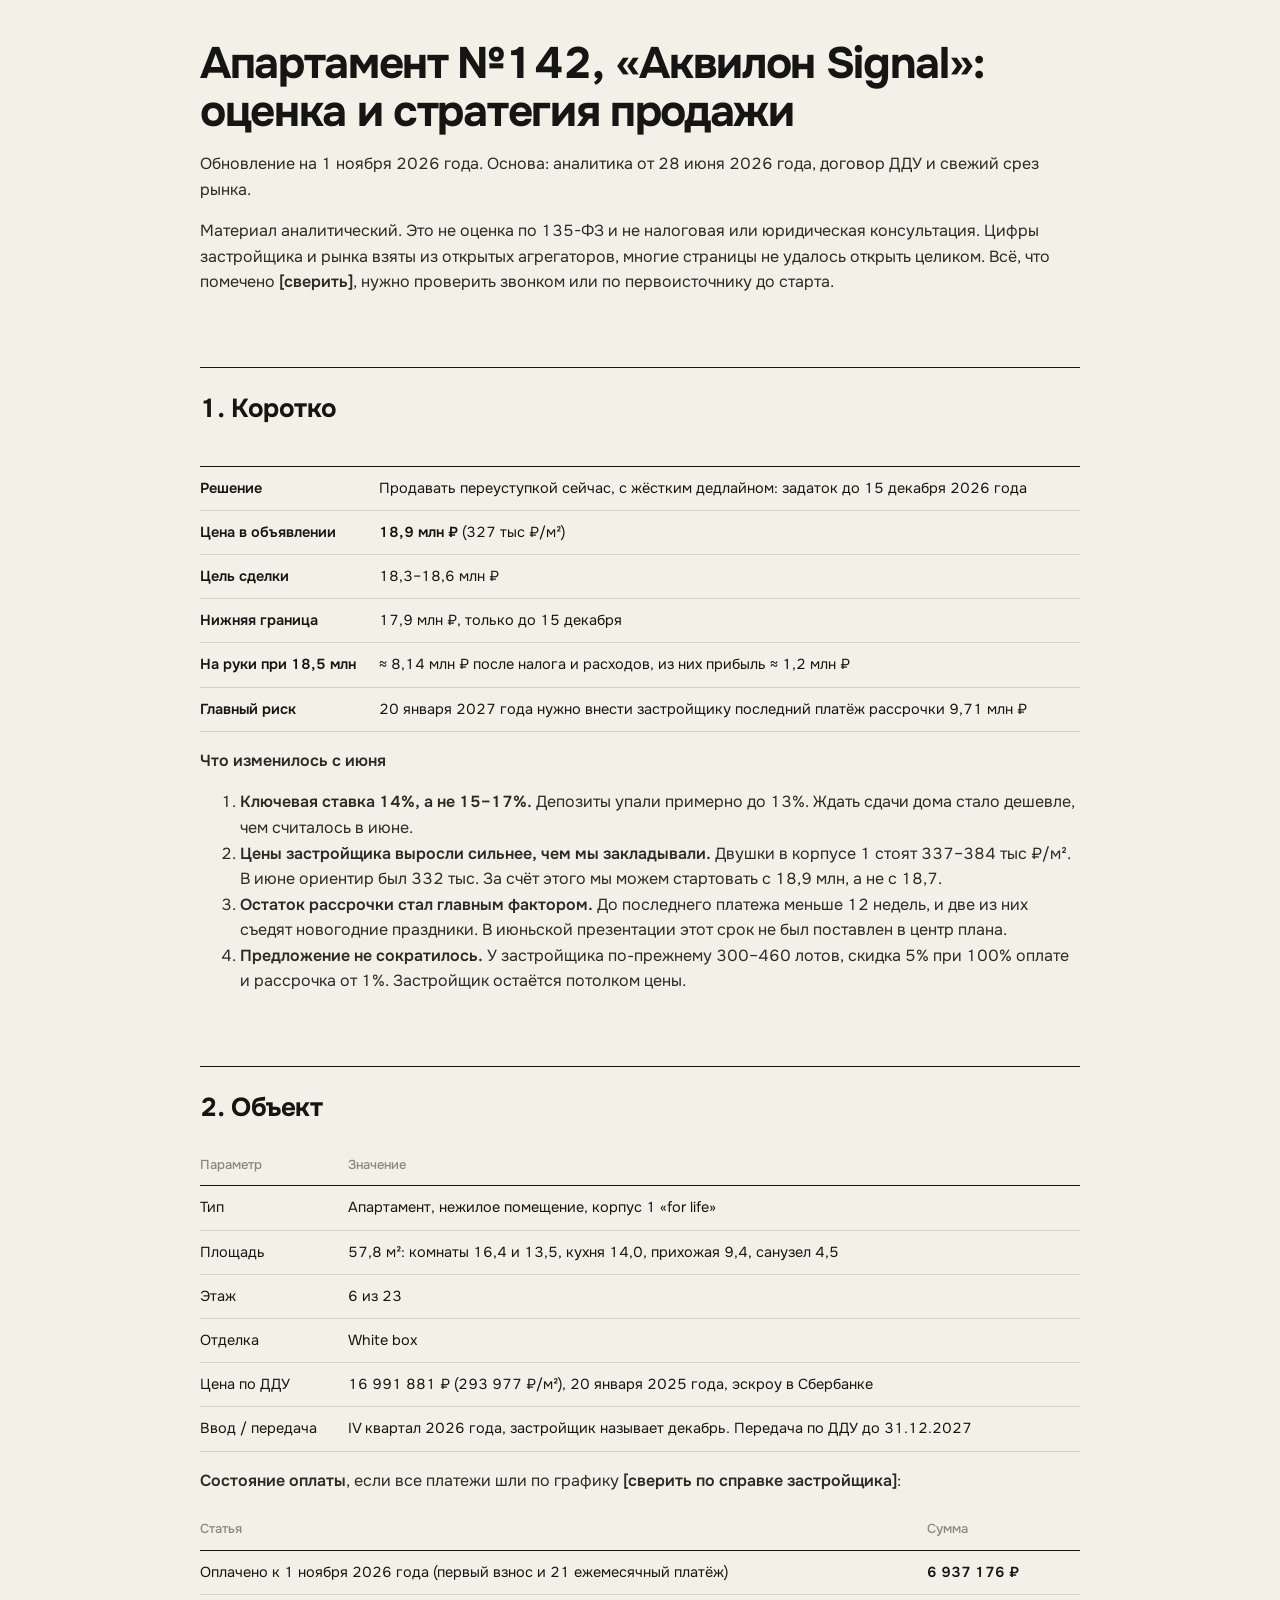
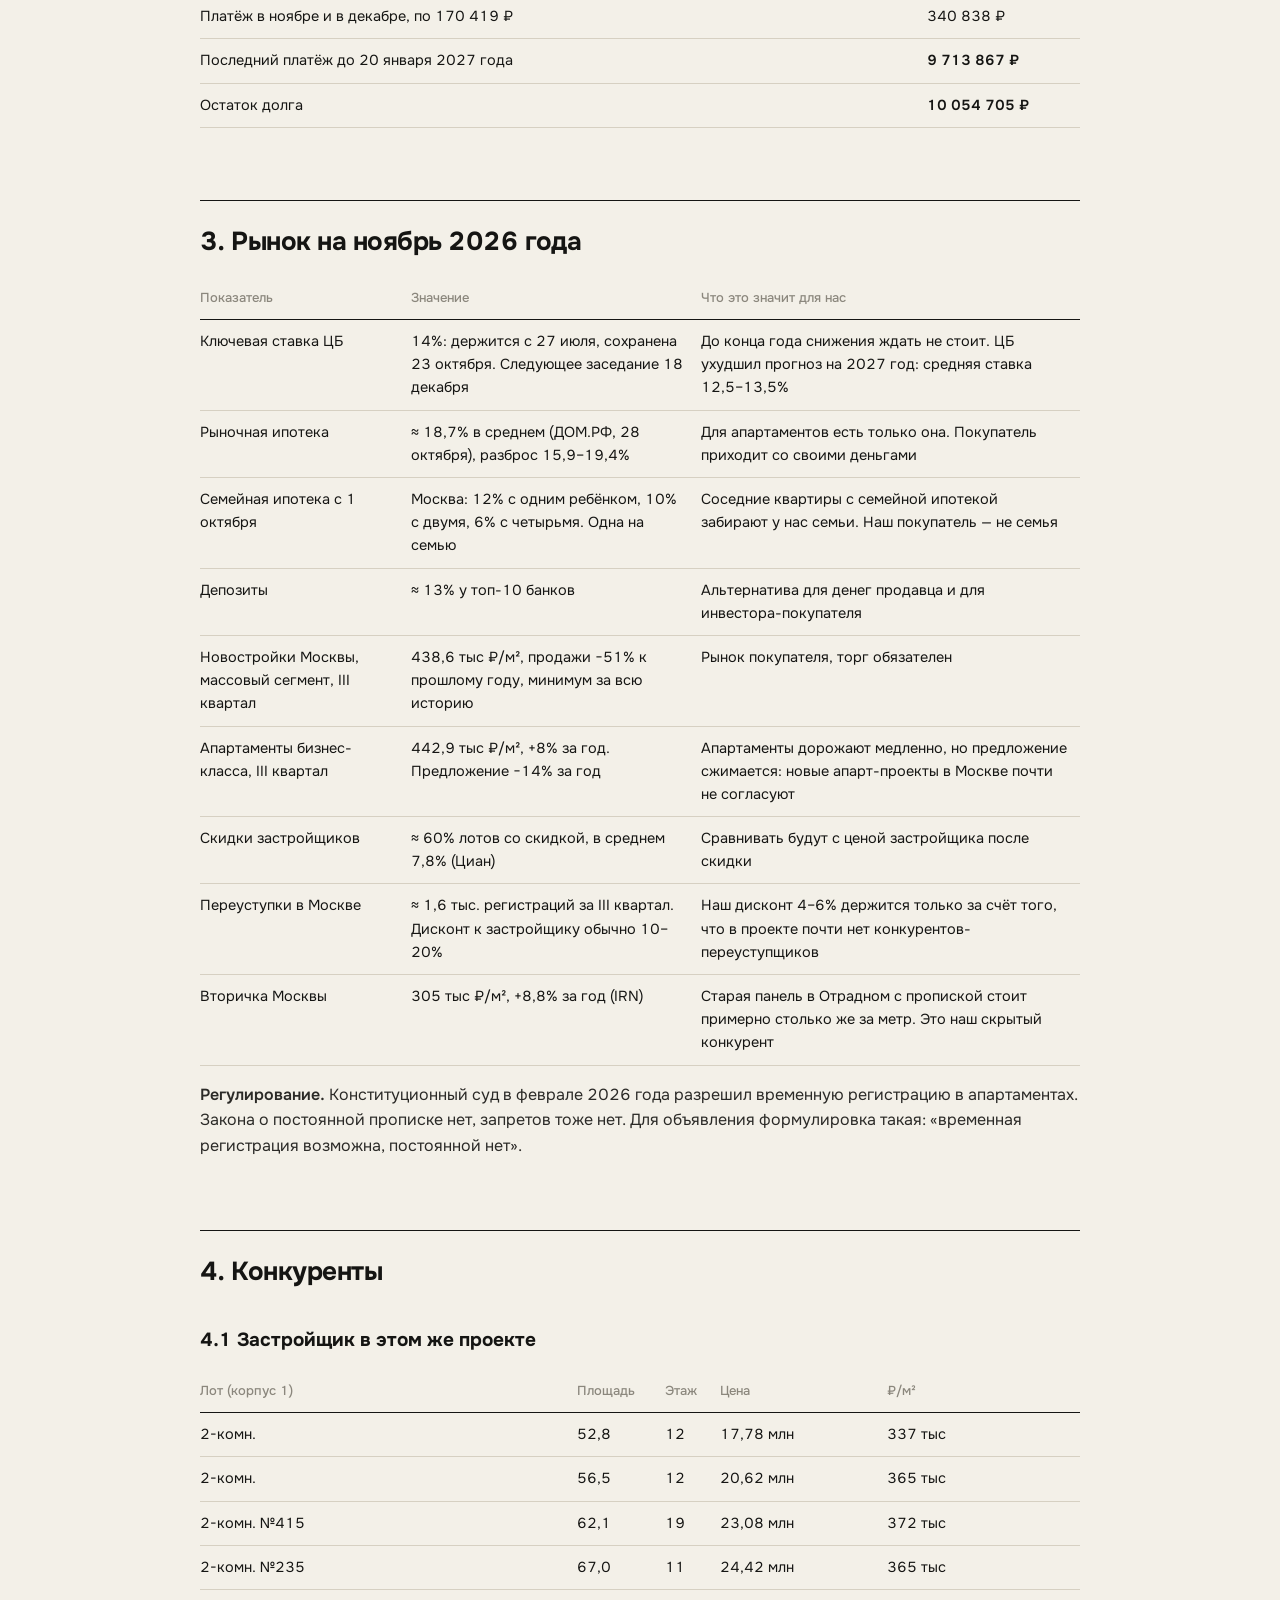
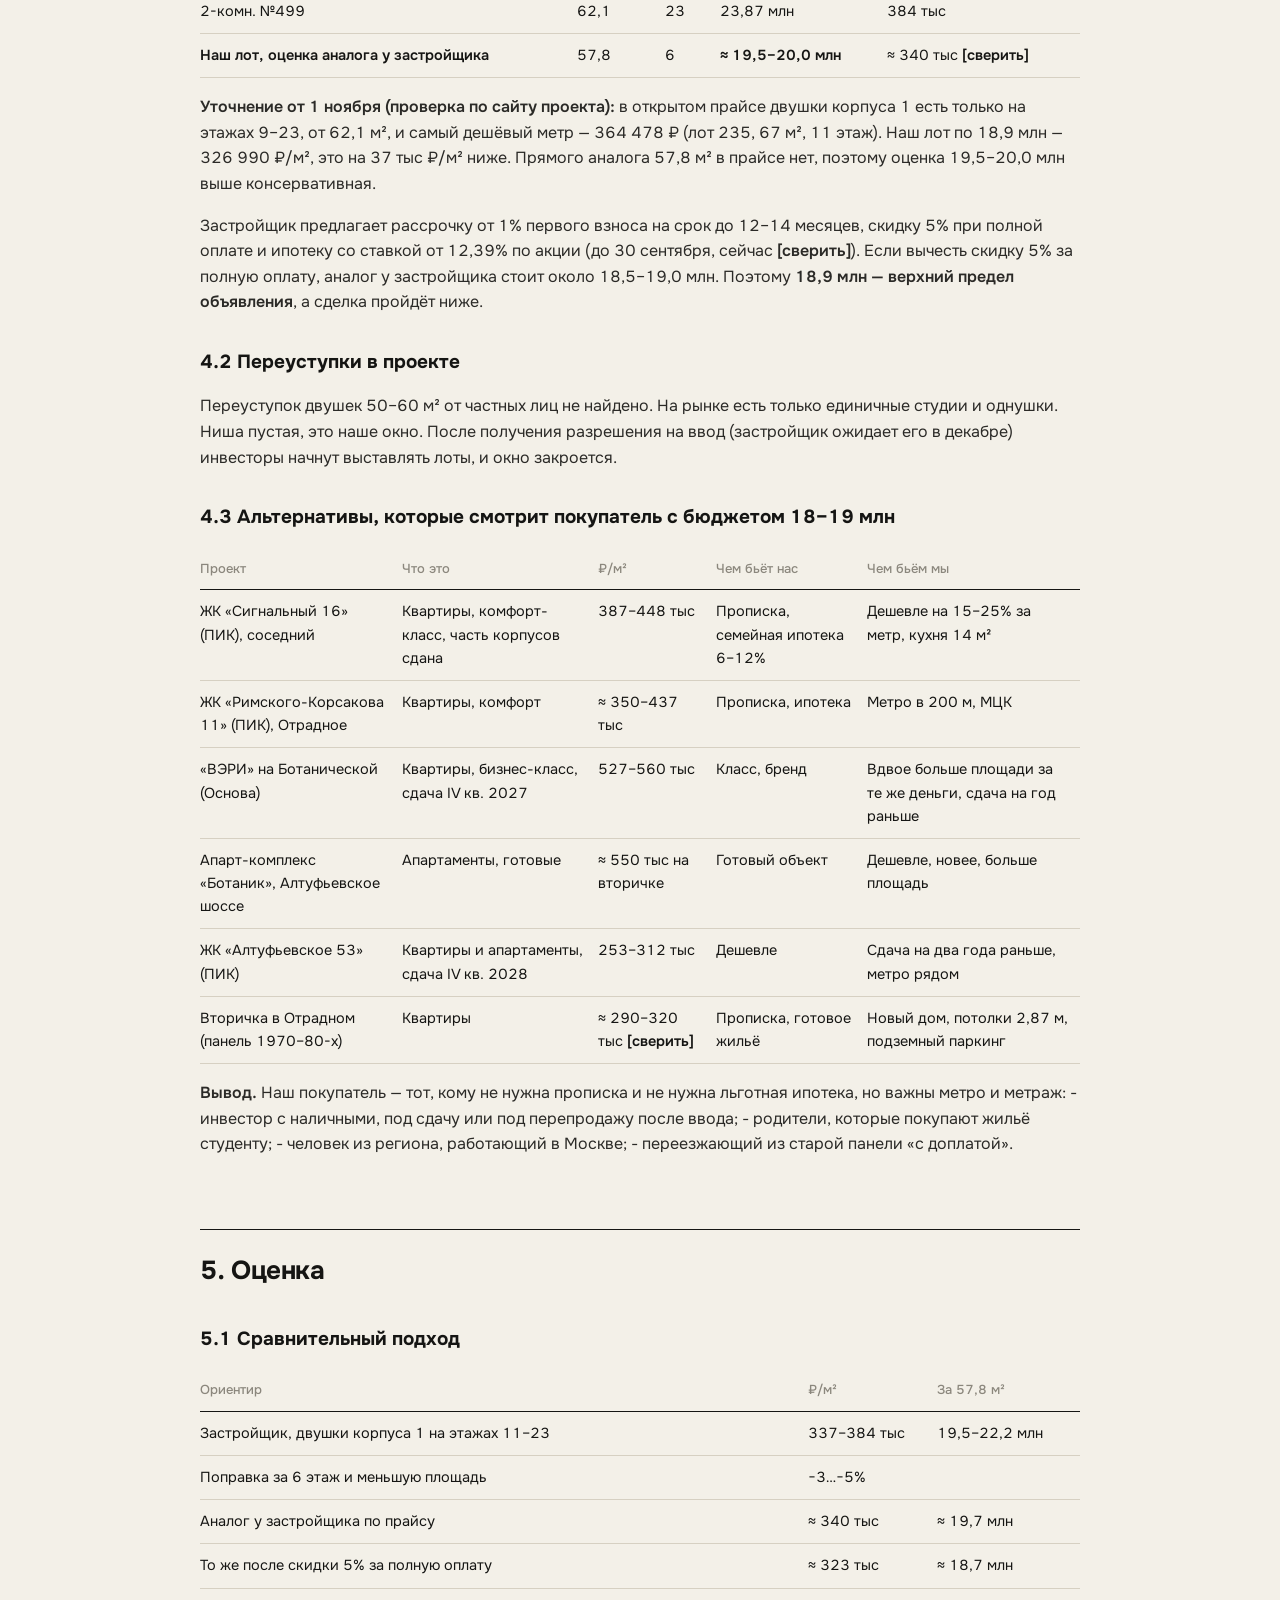
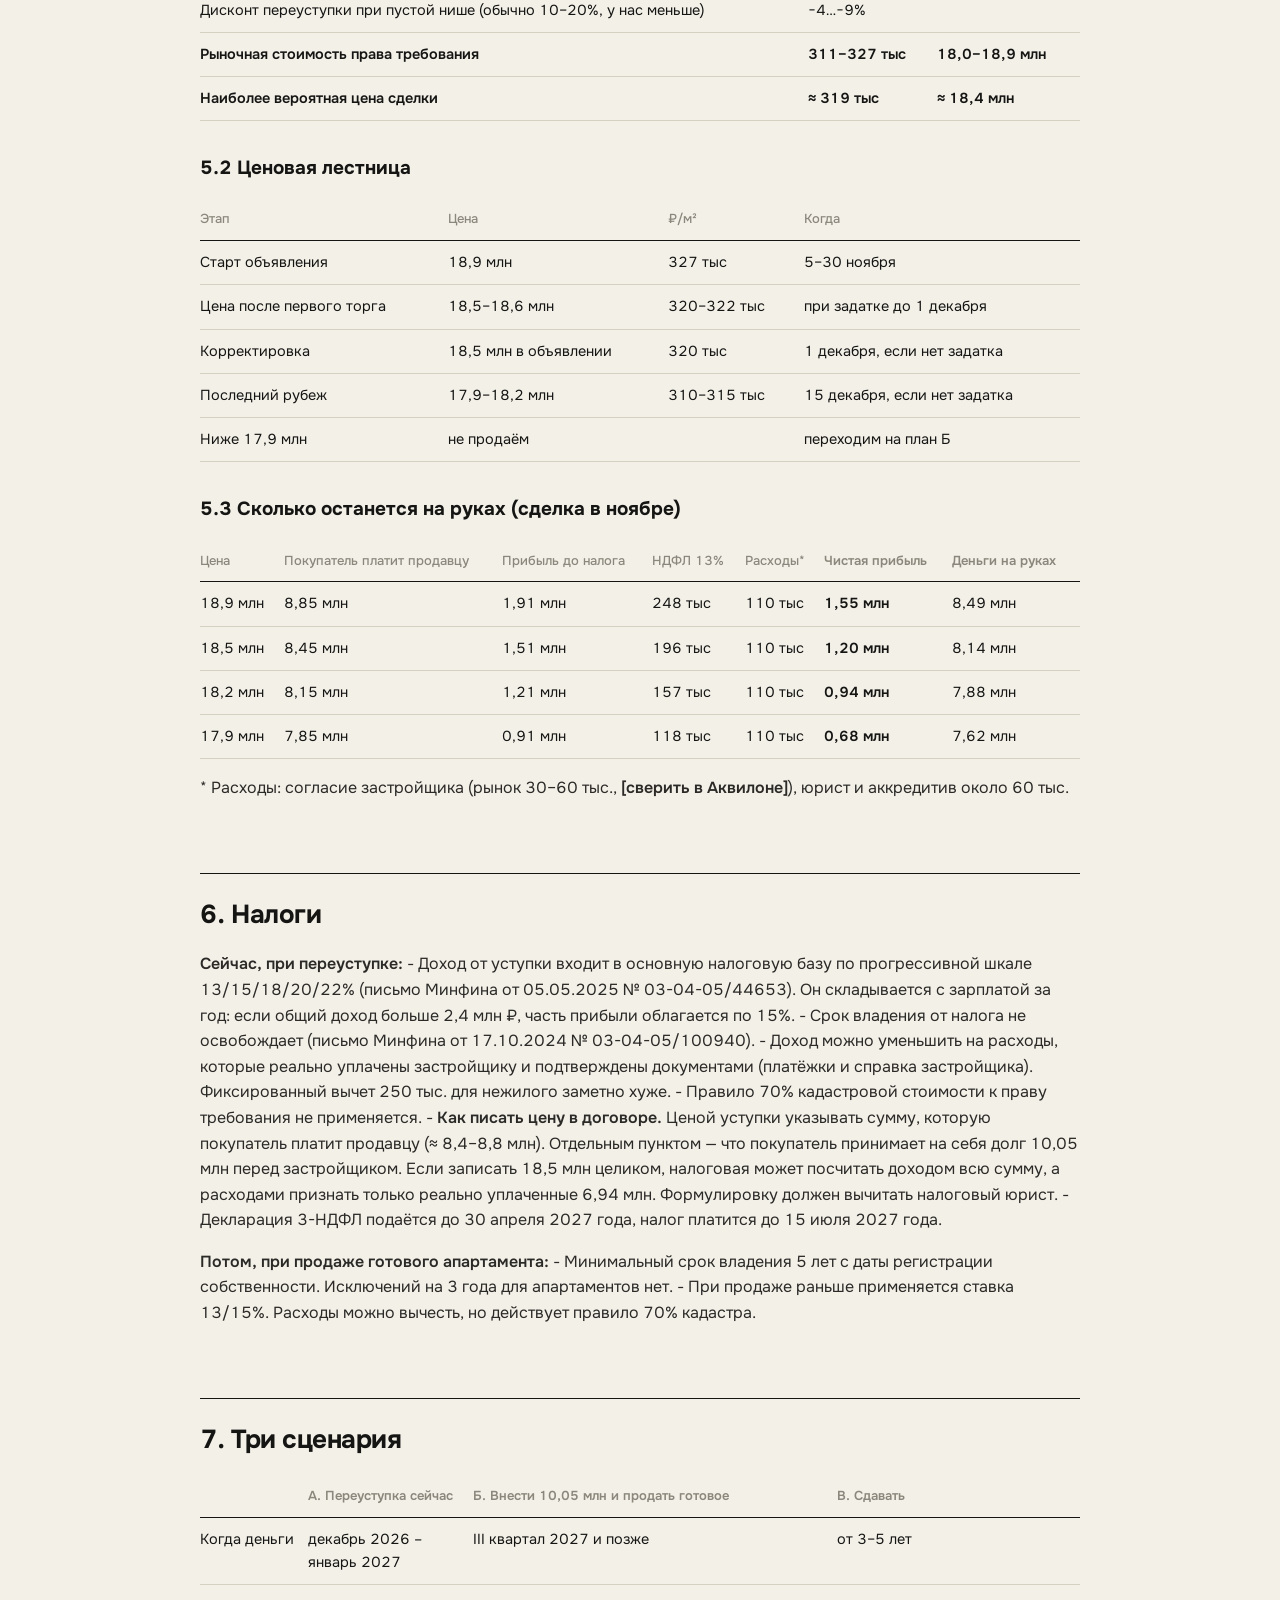
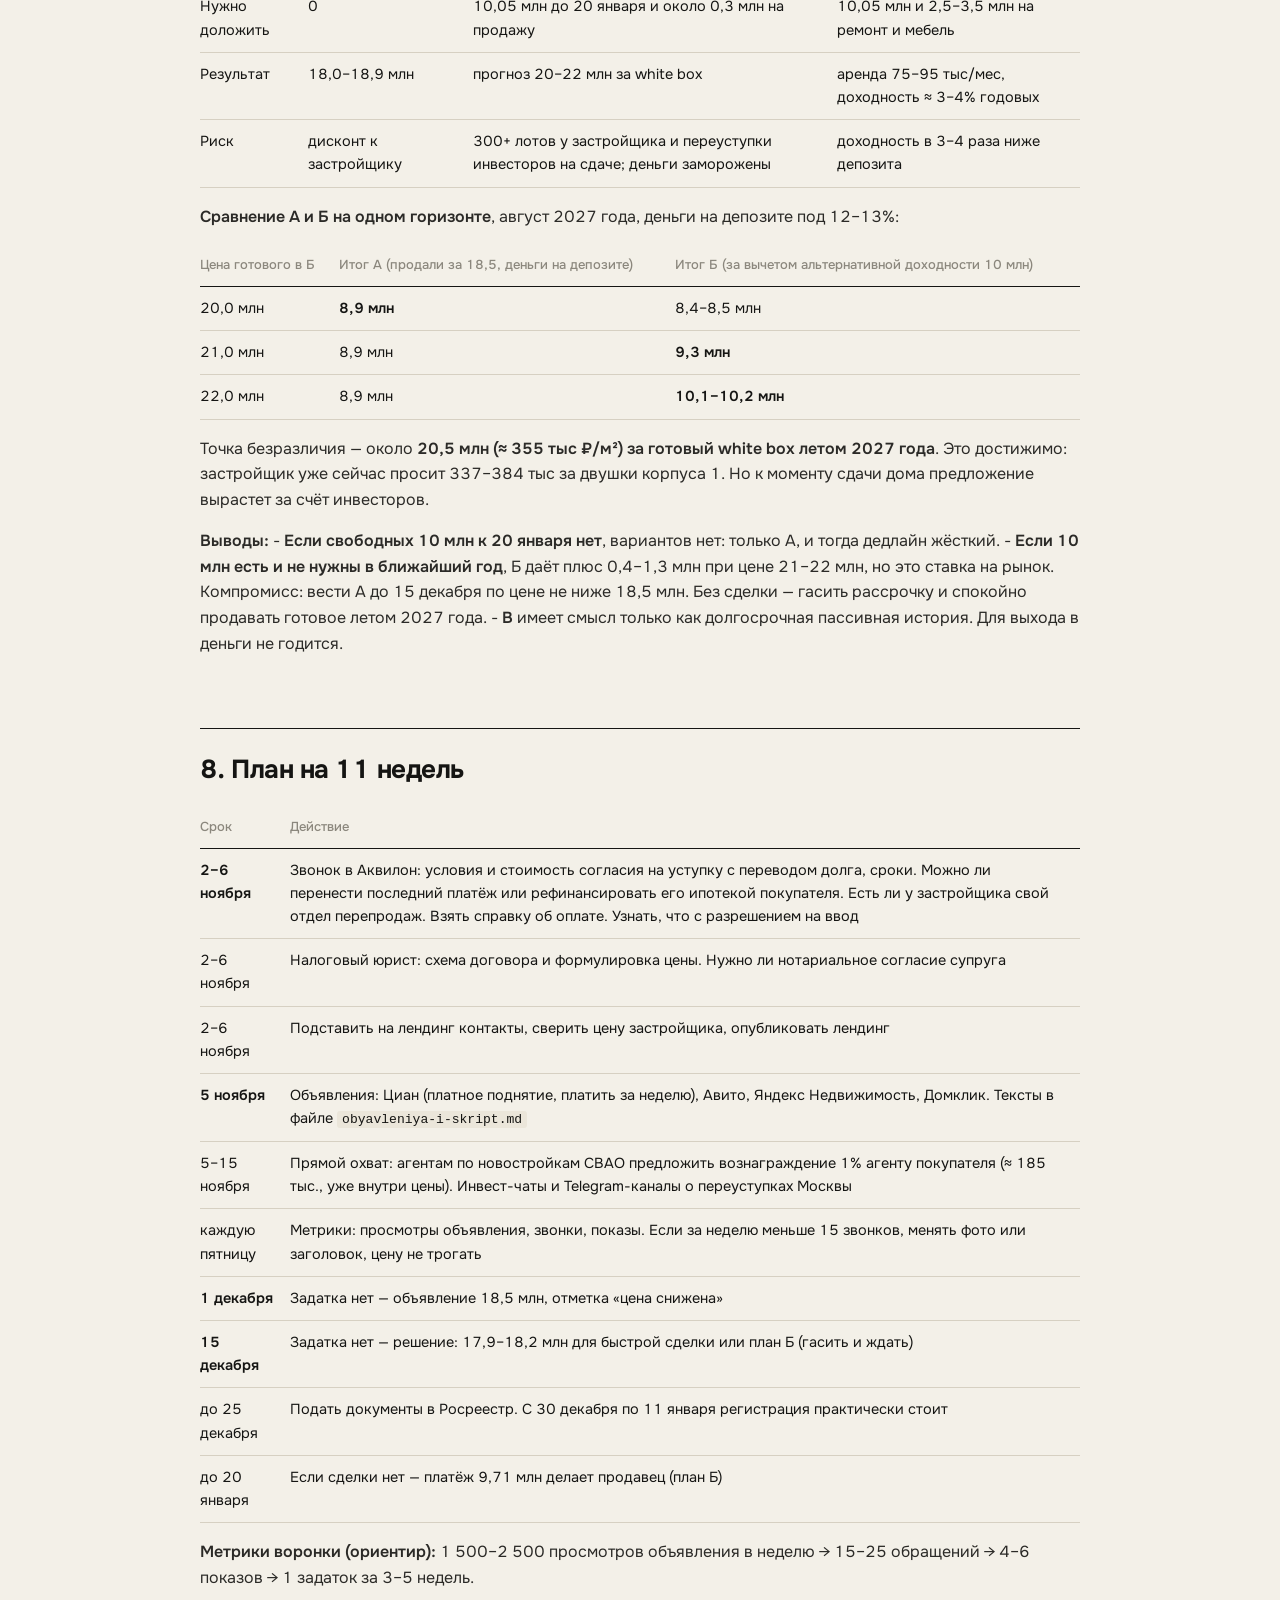
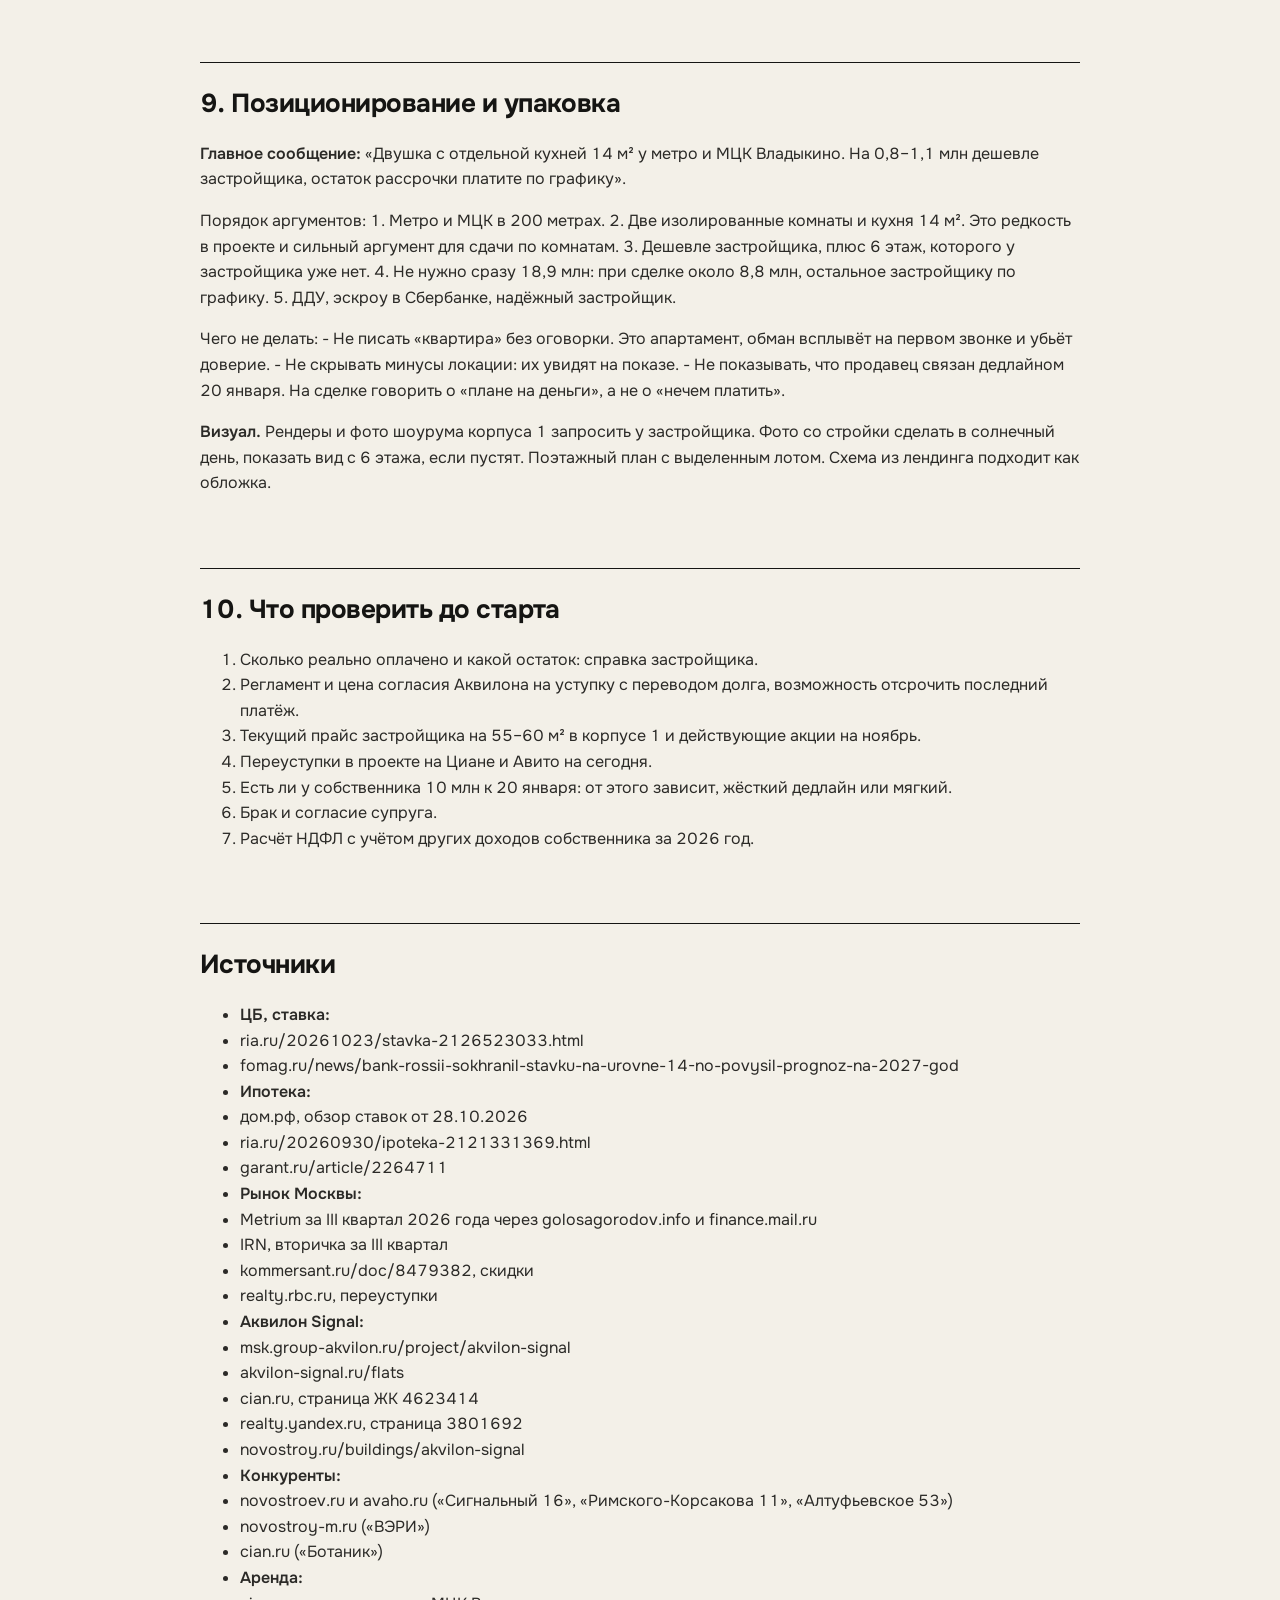
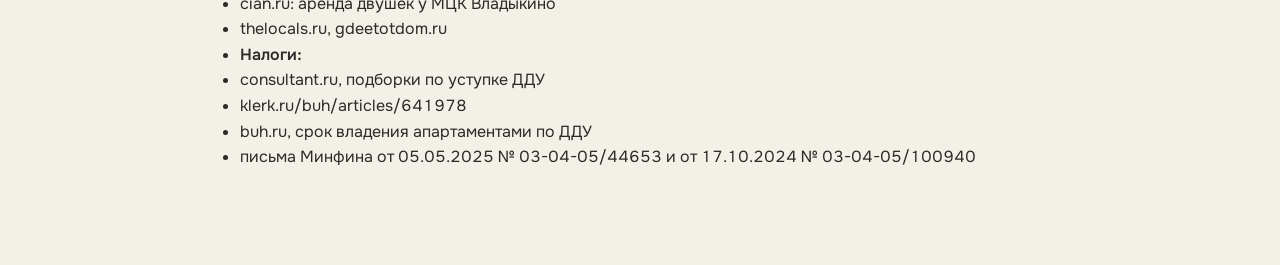
<file: docs/otsenka-i-strategiya.html>
<!DOCTYPE html><html lang="ru"><head><meta charset="utf-8"><meta name="viewport" content="width=device-width,initial-scale=1">
<title>Апартамент 142, Аквилон Signal: оценка и стратегия продажи</title>
<link href="https://fonts.googleapis.com/css2?family=Onest:wght@400;500;600&display=swap" rel="stylesheet">
<style>
body{margin:0;background:#f3f0e8;color:#151513;font:400 16px/1.6 "Onest",system-ui,sans-serif;font-feature-settings:"tnum" 1}
main{max-width:880px;margin:0 auto;padding:40px 20px 80px}
h1{font-size:clamp(28px,5vw,44px);line-height:1.08;letter-spacing:-.03em;margin:0 0 16px}
h2{font-size:26px;letter-spacing:-.02em;margin:56px 0 16px;padding-top:20px;border-top:1px solid #151513}
h3{font-size:19px;margin:32px 0 10px}
p,li{color:#2b2a27} hr{border:0;margin:0}
.tw{overflow-x:auto;margin:16px 0}
table{border-collapse:collapse;width:100%;font-size:14.5px}
th,td{text-align:left;padding:10px 12px 10px 0;border-bottom:1px solid #d6d0c2;vertical-align:top}
th{font-weight:500;color:#8b877d;border-bottom:1px solid #151513;font-size:13px}
strong{font-weight:600} code{background:#ebe6da;padding:1px 5px;border-radius:3px;font-size:.9em}
</style></head><body><main><h1>Апартамент №142, «Аквилон Signal»: оценка и стратегия продажи</h1>
<p>Обновление на 1 ноября 2026 года. Основа: аналитика от 28 июня 2026 года, договор ДДУ и свежий срез рынка.</p>
<p>Материал аналитический. Это не оценка по 135-ФЗ и не налоговая или юридическая консультация. Цифры застройщика и рынка взяты из открытых агрегаторов, многие страницы не удалось открыть целиком. Всё, что помечено <strong>[сверить]</strong>, нужно проверить звонком или по первоисточнику до старта.</p>
<hr />
<h2>1. Коротко</h2>
<div class="tw"><table>
<thead>
<tr>
<th></th>
<th></th>
</tr>
</thead>
<tbody>
<tr>
<td><strong>Решение</strong></td>
<td>Продавать переуступкой сейчас, с жёстким дедлайном: задаток до 15 декабря 2026 года</td>
</tr>
<tr>
<td><strong>Цена в объявлении</strong></td>
<td><strong>18,9 млн ₽</strong> (327 тыс ₽/м²)</td>
</tr>
<tr>
<td><strong>Цель сделки</strong></td>
<td>18,3–18,6 млн ₽</td>
</tr>
<tr>
<td><strong>Нижняя граница</strong></td>
<td>17,9 млн ₽, только до 15 декабря</td>
</tr>
<tr>
<td><strong>На руки при 18,5 млн</strong></td>
<td>≈ 8,14 млн ₽ после налога и расходов, из них прибыль ≈ 1,2 млн ₽</td>
</tr>
<tr>
<td><strong>Главный риск</strong></td>
<td>20 января 2027 года нужно внести застройщику последний платёж рассрочки 9,71 млн ₽</td>
</tr>
</tbody>
</table></div>
<p><strong>Что изменилось с июня</strong></p>
<ol>
<li><strong>Ключевая ставка 14%, а не 15–17%.</strong> Депозиты упали примерно до 13%. Ждать сдачи дома стало дешевле, чем считалось в июне.</li>
<li><strong>Цены застройщика выросли сильнее, чем мы закладывали.</strong> Двушки в корпусе 1 стоят 337–384 тыс ₽/м². В июне ориентир был 332 тыс. За счёт этого мы можем стартовать с 18,9 млн, а не с 18,7.</li>
<li><strong>Остаток рассрочки стал главным фактором.</strong> До последнего платежа меньше 12 недель, и две из них съедят новогодние праздники. В июньской презентации этот срок не был поставлен в центр плана.</li>
<li><strong>Предложение не сократилось.</strong> У застройщика по-прежнему 300–460 лотов, скидка 5% при 100% оплате и рассрочка от 1%. Застройщик остаётся потолком цены.</li>
</ol>
<hr />
<h2>2. Объект</h2>
<div class="tw"><table>
<thead>
<tr>
<th>Параметр</th>
<th>Значение</th>
</tr>
</thead>
<tbody>
<tr>
<td>Тип</td>
<td>Апартамент, нежилое помещение, корпус 1 «for life»</td>
</tr>
<tr>
<td>Площадь</td>
<td>57,8 м²: комнаты 16,4 и 13,5, кухня 14,0, прихожая 9,4, санузел 4,5</td>
</tr>
<tr>
<td>Этаж</td>
<td>6 из 23</td>
</tr>
<tr>
<td>Отделка</td>
<td>White box</td>
</tr>
<tr>
<td>Цена по ДДУ</td>
<td>16 991 881 ₽ (293 977 ₽/м²), 20 января 2025 года, эскроу в Сбербанке</td>
</tr>
<tr>
<td>Ввод / передача</td>
<td>IV квартал 2026 года, застройщик называет декабрь. Передача по ДДУ до 31.12.2027</td>
</tr>
</tbody>
</table></div>
<p><strong>Состояние оплаты</strong>, если все платежи шли по графику <strong>[сверить по справке застройщика]</strong>:</p>
<div class="tw"><table>
<thead>
<tr>
<th>Статья</th>
<th>Сумма</th>
</tr>
</thead>
<tbody>
<tr>
<td>Оплачено к 1 ноября 2026 года (первый взнос и 21 ежемесячный платёж)</td>
<td><strong>6 937 176 ₽</strong></td>
</tr>
<tr>
<td>Платёж в ноябре и в декабре, по 170 419 ₽</td>
<td>340 838 ₽</td>
</tr>
<tr>
<td>Последний платёж до 20 января 2027 года</td>
<td><strong>9 713 867 ₽</strong></td>
</tr>
<tr>
<td>Остаток долга</td>
<td><strong>10 054 705 ₽</strong></td>
</tr>
</tbody>
</table></div>
<hr />
<h2>3. Рынок на ноябрь 2026 года</h2>
<div class="tw"><table>
<thead>
<tr>
<th>Показатель</th>
<th>Значение</th>
<th>Что это значит для нас</th>
</tr>
</thead>
<tbody>
<tr>
<td>Ключевая ставка ЦБ</td>
<td>14%: держится с 27 июля, сохранена 23 октября. Следующее заседание 18 декабря</td>
<td>До конца года снижения ждать не стоит. ЦБ ухудшил прогноз на 2027 год: средняя ставка 12,5–13,5%</td>
</tr>
<tr>
<td>Рыночная ипотека</td>
<td>≈ 18,7% в среднем (ДОМ.РФ, 28 октября), разброс 15,9–19,4%</td>
<td>Для апартаментов есть только она. Покупатель приходит со своими деньгами</td>
</tr>
<tr>
<td>Семейная ипотека с 1 октября</td>
<td>Москва: 12% с одним ребёнком, 10% с двумя, 6% с четырьмя. Одна на семью</td>
<td>Соседние квартиры с семейной ипотекой забирают у нас семьи. Наш покупатель — не семья</td>
</tr>
<tr>
<td>Депозиты</td>
<td>≈ 13% у топ-10 банков</td>
<td>Альтернатива для денег продавца и для инвестора-покупателя</td>
</tr>
<tr>
<td>Новостройки Москвы, массовый сегмент, III квартал</td>
<td>438,6 тыс ₽/м², продажи −51% к прошлому году, минимум за всю историю</td>
<td>Рынок покупателя, торг обязателен</td>
</tr>
<tr>
<td>Апартаменты бизнес-класса, III квартал</td>
<td>442,9 тыс ₽/м², +8% за год. Предложение −14% за год</td>
<td>Апартаменты дорожают медленно, но предложение сжимается: новые апарт-проекты в Москве почти не согласуют</td>
</tr>
<tr>
<td>Скидки застройщиков</td>
<td>≈ 60% лотов со скидкой, в среднем 7,8% (Циан)</td>
<td>Сравнивать будут с ценой застройщика после скидки</td>
</tr>
<tr>
<td>Переуступки в Москве</td>
<td>≈ 1,6 тыс. регистраций за III квартал. Дисконт к застройщику обычно 10–20%</td>
<td>Наш дисконт 4–6% держится только за счёт того, что в проекте почти нет конкурентов-переуступщиков</td>
</tr>
<tr>
<td>Вторичка Москвы</td>
<td>305 тыс ₽/м², +8,8% за год (IRN)</td>
<td>Старая панель в Отрадном с пропиской стоит примерно столько же за метр. Это наш скрытый конкурент</td>
</tr>
</tbody>
</table></div>
<p><strong>Регулирование.</strong> Конституционный суд в феврале 2026 года разрешил временную регистрацию в апартаментах. Закона о постоянной прописке нет, запретов тоже нет. Для объявления формулировка такая: «временная регистрация возможна, постоянной нет».</p>
<hr />
<h2>4. Конкуренты</h2>
<h3>4.1 Застройщик в этом же проекте</h3>
<div class="tw"><table>
<thead>
<tr>
<th>Лот (корпус 1)</th>
<th>Площадь</th>
<th>Этаж</th>
<th>Цена</th>
<th>₽/м²</th>
</tr>
</thead>
<tbody>
<tr>
<td>2-комн.</td>
<td>52,8</td>
<td>12</td>
<td>17,78 млн</td>
<td>337 тыс</td>
</tr>
<tr>
<td>2-комн.</td>
<td>56,5</td>
<td>12</td>
<td>20,62 млн</td>
<td>365 тыс</td>
</tr>
<tr>
<td>2-комн. №415</td>
<td>62,1</td>
<td>19</td>
<td>23,08 млн</td>
<td>372 тыс</td>
</tr>
<tr>
<td>2-комн. №235</td>
<td>67,0</td>
<td>11</td>
<td>24,42 млн</td>
<td>365 тыс</td>
</tr>
<tr>
<td>2-комн. №499</td>
<td>62,1</td>
<td>23</td>
<td>23,87 млн</td>
<td>384 тыс</td>
</tr>
<tr>
<td><strong>Наш лот, оценка аналога у застройщика</strong></td>
<td>57,8</td>
<td>6</td>
<td><strong>≈ 19,5–20,0 млн</strong></td>
<td>≈ 340 тыс <strong>[сверить]</strong></td>
</tr>
</tbody>
</table></div>
<p><strong>Уточнение от 1 ноября (проверка по сайту проекта):</strong> в открытом прайсе двушки корпуса 1 есть только на этажах 9–23, от 62,1 м², и самый дешёвый метр — 364 478 ₽ (лот 235, 67 м², 11 этаж). Наш лот по 18,9 млн — 326 990 ₽/м², это на 37 тыс ₽/м² ниже. Прямого аналога 57,8 м² в прайсе нет, поэтому оценка 19,5–20,0 млн выше консервативная.</p>
<p>Застройщик предлагает рассрочку от 1% первого взноса на срок до 12–14 месяцев, скидку 5% при полной оплате и ипотеку со ставкой от 12,39% по акции (до 30 сентября, сейчас <strong>[сверить]</strong>). Если вычесть скидку 5% за полную оплату, аналог у застройщика стоит около 18,5–19,0 млн. Поэтому <strong>18,9 млн — верхний предел объявления</strong>, а сделка пройдёт ниже.</p>
<h3>4.2 Переуступки в проекте</h3>
<p>Переуступок двушек 50–60 м² от частных лиц не найдено. На рынке есть только единичные студии и однушки. Ниша пустая, это наше окно. После получения разрешения на ввод (застройщик ожидает его в декабре) инвесторы начнут выставлять лоты, и окно закроется.</p>
<h3>4.3 Альтернативы, которые смотрит покупатель с бюджетом 18–19 млн</h3>
<div class="tw"><table>
<thead>
<tr>
<th>Проект</th>
<th>Что это</th>
<th>₽/м²</th>
<th>Чем бьёт нас</th>
<th>Чем бьём мы</th>
</tr>
</thead>
<tbody>
<tr>
<td>ЖК «Сигнальный 16» (ПИК), соседний</td>
<td>Квартиры, комфорт-класс, часть корпусов сдана</td>
<td>387–448 тыс</td>
<td>Прописка, семейная ипотека 6–12%</td>
<td>Дешевле на 15–25% за метр, кухня 14 м²</td>
</tr>
<tr>
<td>ЖК «Римского-Корсакова 11» (ПИК), Отрадное</td>
<td>Квартиры, комфорт</td>
<td>≈ 350–437 тыс</td>
<td>Прописка, ипотека</td>
<td>Метро в 200 м, МЦК</td>
</tr>
<tr>
<td>«ВЭРИ» на Ботанической (Основа)</td>
<td>Квартиры, бизнес-класс, сдача IV кв. 2027</td>
<td>527–560 тыс</td>
<td>Класс, бренд</td>
<td>Вдвое больше площади за те же деньги, сдача на год раньше</td>
</tr>
<tr>
<td>Апарт-комплекс «Ботаник», Алтуфьевское шоссе</td>
<td>Апартаменты, готовые</td>
<td>≈ 550 тыс на вторичке</td>
<td>Готовый объект</td>
<td>Дешевле, новее, больше площадь</td>
</tr>
<tr>
<td>ЖК «Алтуфьевское 53» (ПИК)</td>
<td>Квартиры и апартаменты, сдача IV кв. 2028</td>
<td>253–312 тыс</td>
<td>Дешевле</td>
<td>Сдача на два года раньше, метро рядом</td>
</tr>
<tr>
<td>Вторичка в Отрадном (панель 1970–80-х)</td>
<td>Квартиры</td>
<td>≈ 290–320 тыс <strong>[сверить]</strong></td>
<td>Прописка, готовое жильё</td>
<td>Новый дом, потолки 2,87 м, подземный паркинг</td>
</tr>
</tbody>
</table></div>
<p><strong>Вывод.</strong> Наш покупатель — тот, кому не нужна прописка и не нужна льготная ипотека, но важны метро и метраж:
- инвестор с наличными, под сдачу или под перепродажу после ввода;
- родители, которые покупают жильё студенту;
- человек из региона, работающий в Москве;
- переезжающий из старой панели «с доплатой».</p>
<hr />
<h2>5. Оценка</h2>
<h3>5.1 Сравнительный подход</h3>
<div class="tw"><table>
<thead>
<tr>
<th>Ориентир</th>
<th>₽/м²</th>
<th>За 57,8 м²</th>
</tr>
</thead>
<tbody>
<tr>
<td>Застройщик, двушки корпуса 1 на этажах 11–23</td>
<td>337–384 тыс</td>
<td>19,5–22,2 млн</td>
</tr>
<tr>
<td>Поправка за 6 этаж и меньшую площадь</td>
<td>−3…−5%</td>
<td></td>
</tr>
<tr>
<td>Аналог у застройщика по прайсу</td>
<td>≈ 340 тыс</td>
<td>≈ 19,7 млн</td>
</tr>
<tr>
<td>То же после скидки 5% за полную оплату</td>
<td>≈ 323 тыс</td>
<td>≈ 18,7 млн</td>
</tr>
<tr>
<td>Дисконт переуступки при пустой нише (обычно 10–20%, у нас меньше)</td>
<td>−4…−9%</td>
<td></td>
</tr>
<tr>
<td><strong>Рыночная стоимость права требования</strong></td>
<td><strong>311–327 тыс</strong></td>
<td><strong>18,0–18,9 млн</strong></td>
</tr>
<tr>
<td><strong>Наиболее вероятная цена сделки</strong></td>
<td><strong>≈ 319 тыс</strong></td>
<td><strong>≈ 18,4 млн</strong></td>
</tr>
</tbody>
</table></div>
<h3>5.2 Ценовая лестница</h3>
<div class="tw"><table>
<thead>
<tr>
<th>Этап</th>
<th>Цена</th>
<th>₽/м²</th>
<th>Когда</th>
</tr>
</thead>
<tbody>
<tr>
<td>Старт объявления</td>
<td>18,9 млн</td>
<td>327 тыс</td>
<td>5–30 ноября</td>
</tr>
<tr>
<td>Цена после первого торга</td>
<td>18,5–18,6 млн</td>
<td>320–322 тыс</td>
<td>при задатке до 1 декабря</td>
</tr>
<tr>
<td>Корректировка</td>
<td>18,5 млн в объявлении</td>
<td>320 тыс</td>
<td>1 декабря, если нет задатка</td>
</tr>
<tr>
<td>Последний рубеж</td>
<td>17,9–18,2 млн</td>
<td>310–315 тыс</td>
<td>15 декабря, если нет задатка</td>
</tr>
<tr>
<td>Ниже 17,9 млн</td>
<td>не продаём</td>
<td></td>
<td>переходим на план Б</td>
</tr>
</tbody>
</table></div>
<h3>5.3 Сколько останется на руках (сделка в ноябре)</h3>
<div class="tw"><table>
<thead>
<tr>
<th>Цена</th>
<th>Покупатель платит продавцу</th>
<th>Прибыль до налога</th>
<th>НДФЛ 13%</th>
<th>Расходы*</th>
<th><strong>Чистая прибыль</strong></th>
<th><strong>Деньги на руках</strong></th>
</tr>
</thead>
<tbody>
<tr>
<td>18,9 млн</td>
<td>8,85 млн</td>
<td>1,91 млн</td>
<td>248 тыс</td>
<td>110 тыс</td>
<td><strong>1,55 млн</strong></td>
<td>8,49 млн</td>
</tr>
<tr>
<td>18,5 млн</td>
<td>8,45 млн</td>
<td>1,51 млн</td>
<td>196 тыс</td>
<td>110 тыс</td>
<td><strong>1,20 млн</strong></td>
<td>8,14 млн</td>
</tr>
<tr>
<td>18,2 млн</td>
<td>8,15 млн</td>
<td>1,21 млн</td>
<td>157 тыс</td>
<td>110 тыс</td>
<td><strong>0,94 млн</strong></td>
<td>7,88 млн</td>
</tr>
<tr>
<td>17,9 млн</td>
<td>7,85 млн</td>
<td>0,91 млн</td>
<td>118 тыс</td>
<td>110 тыс</td>
<td><strong>0,68 млн</strong></td>
<td>7,62 млн</td>
</tr>
</tbody>
</table></div>
<p>* Расходы: согласие застройщика (рынок 30–60 тыс., <strong>[сверить в Аквилоне]</strong>), юрист и аккредитив около 60 тыс.</p>
<hr />
<h2>6. Налоги</h2>
<p><strong>Сейчас, при переуступке:</strong>
- Доход от уступки входит в основную налоговую базу по прогрессивной шкале 13/15/18/20/22% (письмо Минфина от 05.05.2025 № 03-04-05/44653). Он складывается с зарплатой за год: если общий доход больше 2,4 млн ₽, часть прибыли облагается по 15%.
- Срок владения от налога не освобождает (письмо Минфина от 17.10.2024 № 03-04-05/100940).
- Доход можно уменьшить на расходы, которые реально уплачены застройщику и подтверждены документами (платёжки и справка застройщика). Фиксированный вычет 250 тыс. для нежилого заметно хуже.
- Правило 70% кадастровой стоимости к праву требования не применяется.
- <strong>Как писать цену в договоре.</strong> Ценой уступки указывать сумму, которую покупатель платит продавцу (≈ 8,4–8,8 млн). Отдельным пунктом — что покупатель принимает на себя долг 10,05 млн перед застройщиком. Если записать 18,5 млн целиком, налоговая может посчитать доходом всю сумму, а расходами признать только реально уплаченные 6,94 млн. Формулировку должен вычитать налоговый юрист.
- Декларация 3-НДФЛ подаётся до 30 апреля 2027 года, налог платится до 15 июля 2027 года.</p>
<p><strong>Потом, при продаже готового апартамента:</strong>
- Минимальный срок владения 5 лет с даты регистрации собственности. Исключений на 3 года для апартаментов нет.
- При продаже раньше применяется ставка 13/15%. Расходы можно вычесть, но действует правило 70% кадастра.</p>
<hr />
<h2>7. Три сценария</h2>
<div class="tw"><table>
<thead>
<tr>
<th></th>
<th><strong>A. Переуступка сейчас</strong></th>
<th><strong>Б. Внести 10,05 млн и продать готовое</strong></th>
<th><strong>В. Сдавать</strong></th>
</tr>
</thead>
<tbody>
<tr>
<td>Когда деньги</td>
<td>декабрь 2026 – январь 2027</td>
<td>III квартал 2027 и позже</td>
<td>от 3–5 лет</td>
</tr>
<tr>
<td>Нужно доложить</td>
<td>0</td>
<td>10,05 млн до 20 января и около 0,3 млн на продажу</td>
<td>10,05 млн и 2,5–3,5 млн на ремонт и мебель</td>
</tr>
<tr>
<td>Результат</td>
<td>18,0–18,9 млн</td>
<td>прогноз 20–22 млн за white box</td>
<td>аренда 75–95 тыс/мес, доходность ≈ 3–4% годовых</td>
</tr>
<tr>
<td>Риск</td>
<td>дисконт к застройщику</td>
<td>300+ лотов у застройщика и переуступки инвесторов на сдаче; деньги заморожены</td>
<td>доходность в 3–4 раза ниже депозита</td>
</tr>
</tbody>
</table></div>
<p><strong>Сравнение A и Б на одном горизонте</strong>, август 2027 года, деньги на депозите под 12–13%:</p>
<div class="tw"><table>
<thead>
<tr>
<th>Цена готового в Б</th>
<th>Итог A (продали за 18,5, деньги на депозите)</th>
<th>Итог Б (за вычетом альтернативной доходности 10 млн)</th>
</tr>
</thead>
<tbody>
<tr>
<td>20,0 млн</td>
<td><strong>8,9 млн</strong></td>
<td>8,4–8,5 млн</td>
</tr>
<tr>
<td>21,0 млн</td>
<td>8,9 млн</td>
<td><strong>9,3 млн</strong></td>
</tr>
<tr>
<td>22,0 млн</td>
<td>8,9 млн</td>
<td><strong>10,1–10,2 млн</strong></td>
</tr>
</tbody>
</table></div>
<p>Точка безразличия — около <strong>20,5 млн (≈ 355 тыс ₽/м²) за готовый white box летом 2027 года</strong>. Это достижимо: застройщик уже сейчас просит 337–384 тыс за двушки корпуса 1. Но к моменту сдачи дома предложение вырастет за счёт инвесторов.</p>
<p><strong>Выводы:</strong>
- <strong>Если свободных 10 млн к 20 января нет</strong>, вариантов нет: только A, и тогда дедлайн жёсткий.
- <strong>Если 10 млн есть и не нужны в ближайший год</strong>, Б даёт плюс 0,4–1,3 млн при цене 21–22 млн, но это ставка на рынок. Компромисс: вести A до 15 декабря по цене не ниже 18,5 млн. Без сделки — гасить рассрочку и спокойно продавать готовое летом 2027 года.
- <strong>В</strong> имеет смысл только как долгосрочная пассивная история. Для выхода в деньги не годится.</p>
<hr />
<h2>8. План на 11 недель</h2>
<div class="tw"><table>
<thead>
<tr>
<th>Срок</th>
<th>Действие</th>
</tr>
</thead>
<tbody>
<tr>
<td><strong>2–6 ноября</strong></td>
<td>Звонок в Аквилон: условия и стоимость согласия на уступку с переводом долга, сроки. Можно ли перенести последний платёж или рефинансировать его ипотекой покупателя. Есть ли у застройщика свой отдел перепродаж. Взять справку об оплате. Узнать, что с разрешением на ввод</td>
</tr>
<tr>
<td>2–6 ноября</td>
<td>Налоговый юрист: схема договора и формулировка цены. Нужно ли нотариальное согласие супруга</td>
</tr>
<tr>
<td>2–6 ноября</td>
<td>Подставить на лендинг контакты, сверить цену застройщика, опубликовать лендинг</td>
</tr>
<tr>
<td><strong>5 ноября</strong></td>
<td>Объявления: Циан (платное поднятие, платить за неделю), Авито, Яндекс Недвижимость, Домклик. Тексты в файле <code>obyavleniya-i-skript.md</code></td>
</tr>
<tr>
<td>5–15 ноября</td>
<td>Прямой охват: агентам по новостройкам СВАО предложить вознаграждение 1% агенту покупателя (≈ 185 тыс., уже внутри цены). Инвест-чаты и Telegram-каналы о переуступках Москвы</td>
</tr>
<tr>
<td>каждую пятницу</td>
<td>Метрики: просмотры объявления, звонки, показы. Если за неделю меньше 15 звонков, менять фото или заголовок, цену не трогать</td>
</tr>
<tr>
<td><strong>1 декабря</strong></td>
<td>Задатка нет — объявление 18,5 млн, отметка «цена снижена»</td>
</tr>
<tr>
<td><strong>15 декабря</strong></td>
<td>Задатка нет — решение: 17,9–18,2 млн для быстрой сделки или план Б (гасить и ждать)</td>
</tr>
<tr>
<td>до 25 декабря</td>
<td>Подать документы в Росреестр. С 30 декабря по 11 января регистрация практически стоит</td>
</tr>
<tr>
<td>до 20 января</td>
<td>Если сделки нет — платёж 9,71 млн делает продавец (план Б)</td>
</tr>
</tbody>
</table></div>
<p><strong>Метрики воронки (ориентир):</strong> 1 500–2 500 просмотров объявления в неделю → 15–25 обращений → 4–6 показов → 1 задаток за 3–5 недель.</p>
<hr />
<h2>9. Позиционирование и упаковка</h2>
<p><strong>Главное сообщение:</strong> «Двушка с отдельной кухней 14 м² у метро и МЦК Владыкино. На 0,8–1,1 млн дешевле застройщика, остаток рассрочки платите по графику».</p>
<p>Порядок аргументов:
1. Метро и МЦК в 200 метрах.
2. Две изолированные комнаты и кухня 14 м². Это редкость в проекте и сильный аргумент для сдачи по комнатам.
3. Дешевле застройщика, плюс 6 этаж, которого у застройщика уже нет.
4. Не нужно сразу 18,9 млн: при сделке около 8,8 млн, остальное застройщику по графику.
5. ДДУ, эскроу в Сбербанке, надёжный застройщик.</p>
<p>Чего не делать:
- Не писать «квартира» без оговорки. Это апартамент, обман всплывёт на первом звонке и убьёт доверие.
- Не скрывать минусы локации: их увидят на показе.
- Не показывать, что продавец связан дедлайном 20 января. На сделке говорить о «плане на деньги», а не о «нечем платить».</p>
<p><strong>Визуал.</strong> Рендеры и фото шоурума корпуса 1 запросить у застройщика. Фото со стройки сделать в солнечный день, показать вид с 6 этажа, если пустят. Поэтажный план с выделенным лотом. Схема из лендинга подходит как обложка.</p>
<hr />
<h2>10. Что проверить до старта</h2>
<ol>
<li>Сколько реально оплачено и какой остаток: справка застройщика.</li>
<li>Регламент и цена согласия Аквилона на уступку с переводом долга, возможность отсрочить последний платёж.</li>
<li>Текущий прайс застройщика на 55–60 м² в корпусе 1 и действующие акции на ноябрь.</li>
<li>Переуступки в проекте на Циане и Авито на сегодня.</li>
<li>Есть ли у собственника 10 млн к 20 января: от этого зависит, жёсткий дедлайн или мягкий.</li>
<li>Брак и согласие супруга.</li>
<li>Расчёт НДФЛ с учётом других доходов собственника за 2026 год.</li>
</ol>
<hr />
<h2>Источники</h2>
<ul>
<li><strong>ЦБ, ставка:</strong></li>
<li>ria.ru/20261023/stavka-2126523033.html</li>
<li>fomag.ru/news/bank-rossii-sokhranil-stavku-na-urovne-14-no-povysil-prognoz-na-2027-god</li>
<li><strong>Ипотека:</strong></li>
<li>дом.рф, обзор ставок от 28.10.2026</li>
<li>ria.ru/20260930/ipoteka-2121331369.html</li>
<li>garant.ru/article/2264711</li>
<li><strong>Рынок Москвы:</strong></li>
<li>Metrium за III квартал 2026 года через golosagorodov.info и finance.mail.ru</li>
<li>IRN, вторичка за III квартал</li>
<li>kommersant.ru/doc/8479382, скидки</li>
<li>realty.rbc.ru, переуступки</li>
<li><strong>Аквилон Signal:</strong></li>
<li>msk.group-akvilon.ru/project/akvilon-signal</li>
<li>akvilon-signal.ru/flats</li>
<li>cian.ru, страница ЖК 4623414</li>
<li>realty.yandex.ru, страница 3801692</li>
<li>novostroy.ru/buildings/akvilon-signal</li>
<li><strong>Конкуренты:</strong></li>
<li>novostroev.ru и avaho.ru («Сигнальный 16», «Римского-Корсакова 11», «Алтуфьевское 53»)</li>
<li>novostroy-m.ru («ВЭРИ»)</li>
<li>cian.ru («Ботаник»)</li>
<li><strong>Аренда:</strong></li>
<li>cian.ru: аренда двушек у МЦК Владыкино</li>
<li>thelocals.ru, gdeetotdom.ru</li>
<li><strong>Налоги:</strong></li>
<li>consultant.ru, подборки по уступке ДДУ</li>
<li>klerk.ru/buh/articles/641978</li>
<li>buh.ru, срок владения апартаментами по ДДУ</li>
<li>письма Минфина от 05.05.2025 № 03-04-05/44653 и от 17.10.2024 № 03-04-05/100940</li>
</ul></main></body></html>
</file>
